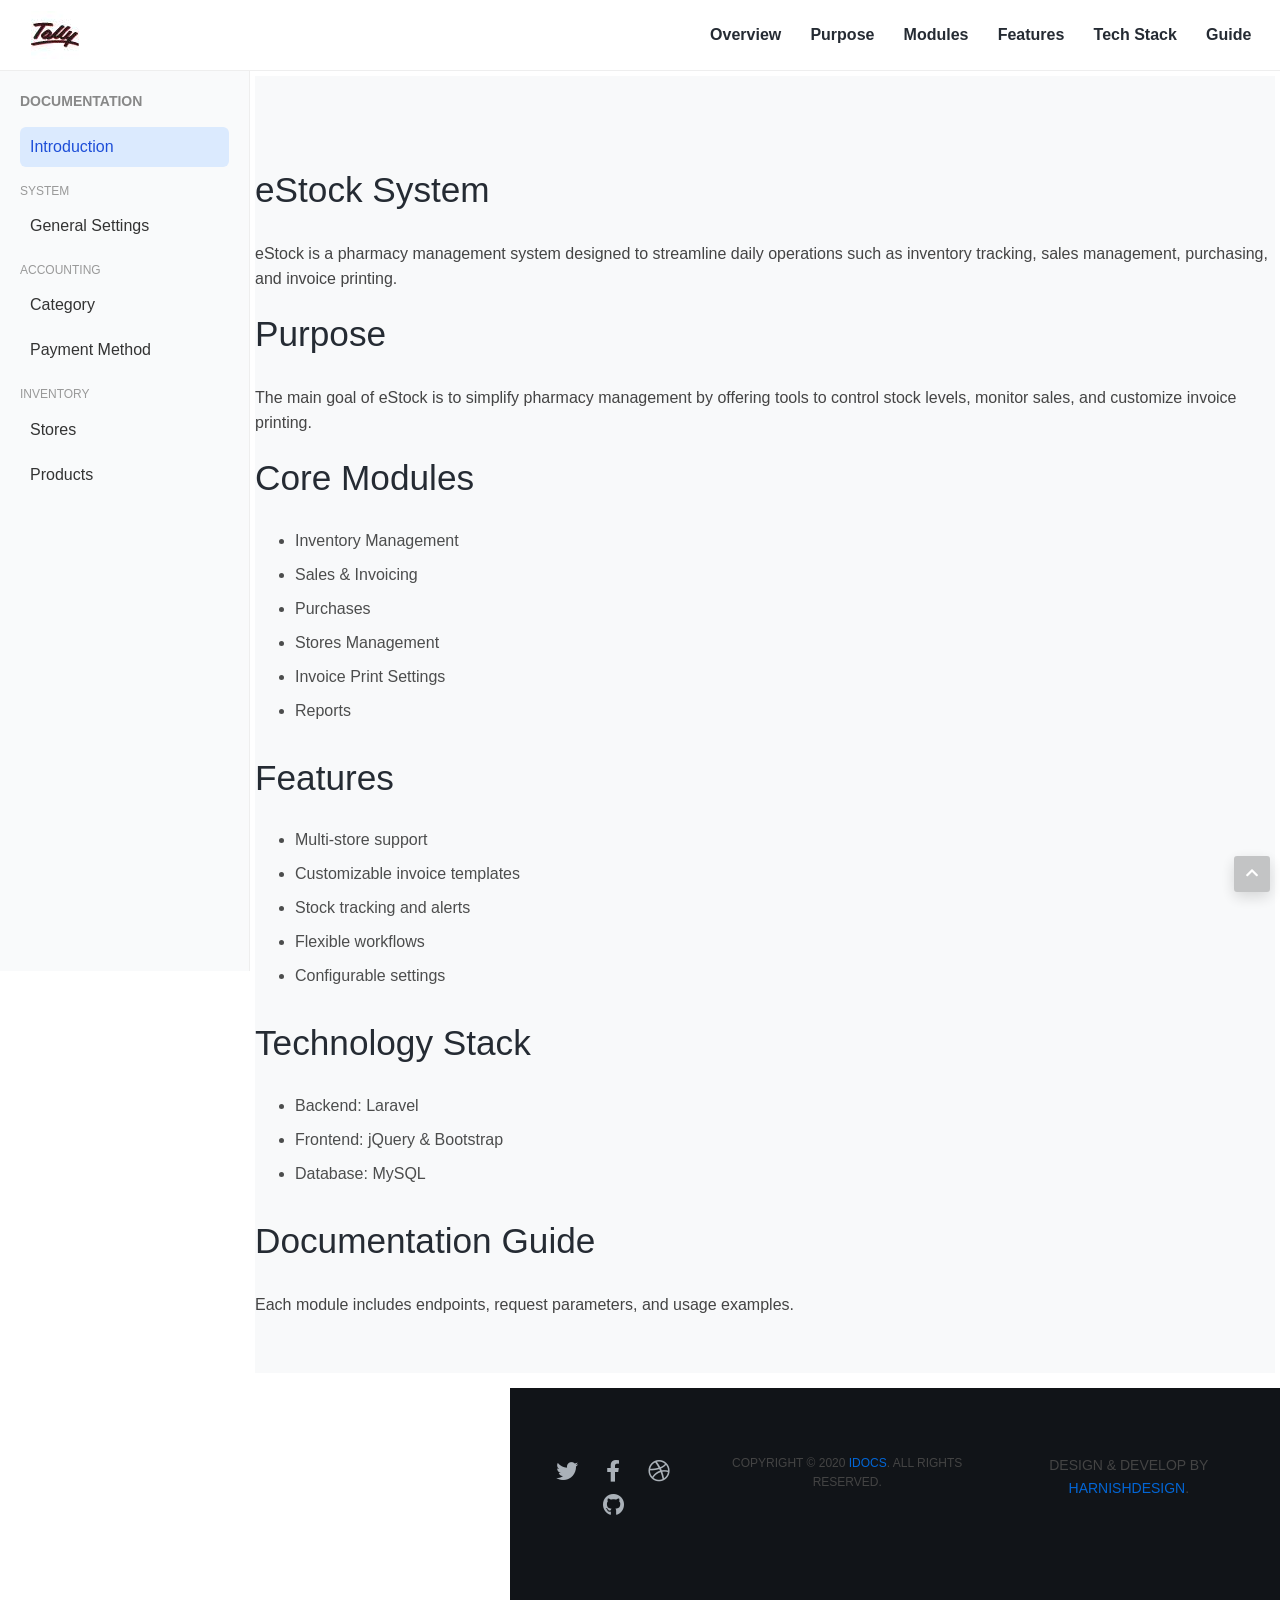
<file: index.html>
<!DOCTYPE html>
<html lang="en">

<head>
  <meta charset="UTF-8" />
  <meta http-equiv="X-UA-Compatible" content="IE=edge">
  <meta name="viewport" content="width=device-width, initial-scale=1, minimum-scale=1.0, shrink-to-fit=no">
  <link href="assets/images/favicon.png" rel="icon" />
  <title>Tally</title>
  <meta name="description" content="Your ThemeForest item Name and description">
  <meta name="author" content="harnishdesign.net">

  <!-- Stylesheet
============================== -->
  <!-- Bootstrap -->
  <link rel="stylesheet" type="text/css" href="assets/vendor/bootstrap/css/bootstrap.min.css" />
  <!-- Font Awesome Icon -->
  <link rel="stylesheet" type="text/css" href="assets/vendor/font-awesome/css/all.min.css" />
  <!-- Magnific Popup -->
  <link rel="stylesheet" type="text/css" href="assets/vendor/magnific-popup/magnific-popup.min.css" />
  <!-- Highlight Syntax -->
  <link rel="stylesheet" type="text/css" href="assets/vendor/highlight.js/styles/github.css" />
  <!-- Custom Stylesheet -->
  <link rel="stylesheet" type="text/css" href="assets/css/stylesheet.css" />
</head>

<body data-spy="scroll" data-target=".idocs-navigation" data-offset="125">

  <!-- Preloader -->
  <div class="preloader">
    <div class="lds-ellipsis">
      <div></div>
      <div></div>
      <div></div>
      <div></div>
    </div>
  </div>
  <!-- Preloader End -->

  <!-- Document Wrapper   
=============================== -->
  <div id="main-wrapper">

    <!-- Header
  ============================ -->
    <header id="header" class="sticky-top">
      <!-- Navbar -->
      <nav class="primary-menu navbar navbar-expand-lg navbar-dropdown-dark">
        <div class="container-fluid">
          <!-- Sidebar Toggler -->
          <button id="sidebarCollapse" class="navbar-toggler d-block d-md-none" type="button"><span></span><span
              class="w-75"></span><span class="w-50"></span></button>

          <!-- Logo -->
          <a class="logo ml-md-3" href="index.html" title="iDocs Template"> <img src="assets/img/favicon-48x48.png"
              alt="iDocs Template" /> </a>
         
          <!-- Logo End -->

          <!-- Navbar Toggler -->
          <button class="navbar-toggler ml-auto" type="button" data-toggle="collapse"
            data-target="#header-nav"><span></span></button>

          <div id="header-nav" class="collapse navbar-collapse justify-content-end">
            <ul class="navbar-nav">
              <li><a class="nav-link" href="#overview">Overview</a></li>
              <li><a class="nav-link" href="#purpose">Purpose</a></li>
              <li><a class="nav-link" href="#modules">Modules</a></li>
              <li><a class="nav-link" href="#features">Features</a></li>
              <li><a class="nav-link" href="#tech">Tech Stack</a></li>
              <li><a class="nav-link" href="#guide">Guide</a></li>
            </ul>
          </div>
         
        </div>
      </nav>
      <!-- Navbar End -->
    </header>
    <!-- Header End -->

    <div style="display: flex;">

        <!-- aside -->
      <aside>
        <div class="sidebar">

    <h2 class="sidebar-title">Documentation</h2>

    <ul class="menu">

        <li><a href="index.html" class="active">Introduction</a></li>

        <p class="section">System</p>

        <li><a href="general_setteings.html">General Settings</a></li>

        <p class="section">Accounting</p>
        <li><a href="Accounting/category.html">Category</a></li>
        <li><a href="./Accounting/payment_method.html">Payment Method</a></li>

        <p class="section">Inventory</p>
        <li><a href="Inventory/stores.html" >Stores</a></li>
        <li><a href="Inventory/products.html">Products</a></li>
        

        

    </ul>

</div>
        
      </aside>
      <!--end Aside-->
    <!-- Content
  ============================ -->
    <div id="content" role="main">

   

      <div class="idocs-content">

        <section id="overview">
          <h2>eStock System</h2>
          <p>
            eStock is a pharmacy management system designed to streamline daily operations such as inventory tracking,
            sales management, purchasing, and invoice printing.
          </p>
        </section>

        <section id="purpose">
          <h2>Purpose</h2>
          <p>
            The main goal of eStock is to simplify pharmacy management by offering tools to control stock levels,
            monitor sales, and customize invoice printing.
          </p>
        </section>

        <section id="modules">
          <h2>Core Modules</h2>
          <ul>
            <li>Inventory Management</li>
            <li>Sales & Invoicing</li>
            <li>Purchases</li>
            <li>Stores Management</li>
            <li>Invoice Print Settings</li>
            <li>Reports</li>
          </ul>
        </section>

        <section id="features">
          <h2>Features</h2>
          <ul>
            <li>Multi-store support</li>
            <li>Customizable invoice templates</li>
            <li>Stock tracking and alerts</li>
            <li>Flexible workflows</li>
            <li>Configurable settings</li>
          </ul>
        </section>

        <section id="tech">
          <h2>Technology Stack</h2>
          <ul>
            <li>Backend: Laravel</li>
            <li>Frontend: jQuery & Bootstrap</li>
            <li>Database: MySQL</li>
          </ul>
        </section>

        <section id="guide">
          <h2>Documentation Guide</h2>
          <p>
            Each module includes endpoints, request parameters, and usage examples.
          </p>
        </section>

      </div>






      <!-- Footer
  ============================ -->
      <footer id="footer" class="section bg-dark footer-text-light">
        <div class="container">
          <ul class="social-icons social-icons-lg social-icons-muted justify-content-center mb-3">
            <li><a data-toggle="tooltip" href="https://twitter.com/harnishdesign/" target="_blank" title=""
                data-original-title="Twitter"><i class="fab fa-twitter"></i></a></li>
            <li><a data-toggle="tooltip" href="http://www.facebook.com/harnishdesign/" target="_blank" title=""
                data-original-title="Facebook"><i class="fab fa-facebook-f"></i></a></li>
            <li><a data-toggle="tooltip" href="http://www.dribbble.com/harnishdesign/" target="_blank" title=""
                data-original-title="Dribbble"><i class="fab fa-dribbble"></i></a></li>
            <li><a data-toggle="tooltip" href="http://www.github.com/" target="_blank" title=""
                data-original-title="GitHub"><i class="fab fa-github"></i></a></li>
          </ul>
          <p class="text-center">Copyright &copy; 2020 <a
              href="http://www.harnishdesign.net/idocs-one-page-documentation-html-template/">iDocs</a>. All Rights
            Reserved.</p>
          <p class="text-2 text-center mb-0">Design &amp; Develop by <a class="btn-link" target="_blank"
              href="http://www.harnishdesign.net/">HarnishDesign</a>.</p>
        </div>
      </footer>
      <!-- Footer end -->

    </div>
   

    <!-- Back To Top -->
    <a id="back-to-top" data-toggle="tooltip" title="Back to Top" href="javascript:void(0)"><i
        class="fa fa-chevron-up"></i></a>

    <!-- JavaScript
============================ -->
    <script src="assets/vendor/jquery/jquery.min.js"></script>
    <script src="assets/vendor/bootstrap/js/bootstrap.bundle.min.js"></script>
    <!-- Highlight JS -->
    <script src="assets/vendor/highlight.js/highlight.min.js"></script>
    <!-- Easing -->
    <script src="assets/vendor/jquery.easing/jquery.easing.min.js"></script>
    <!-- Magnific Popup -->
    <script src="assets/vendor/magnific-popup/jquery.magnific-popup.min.js"></script>
    <!-- Custom Script -->
    <script src="assets/js/theme.js"></script>
</body>

</html>
</file>
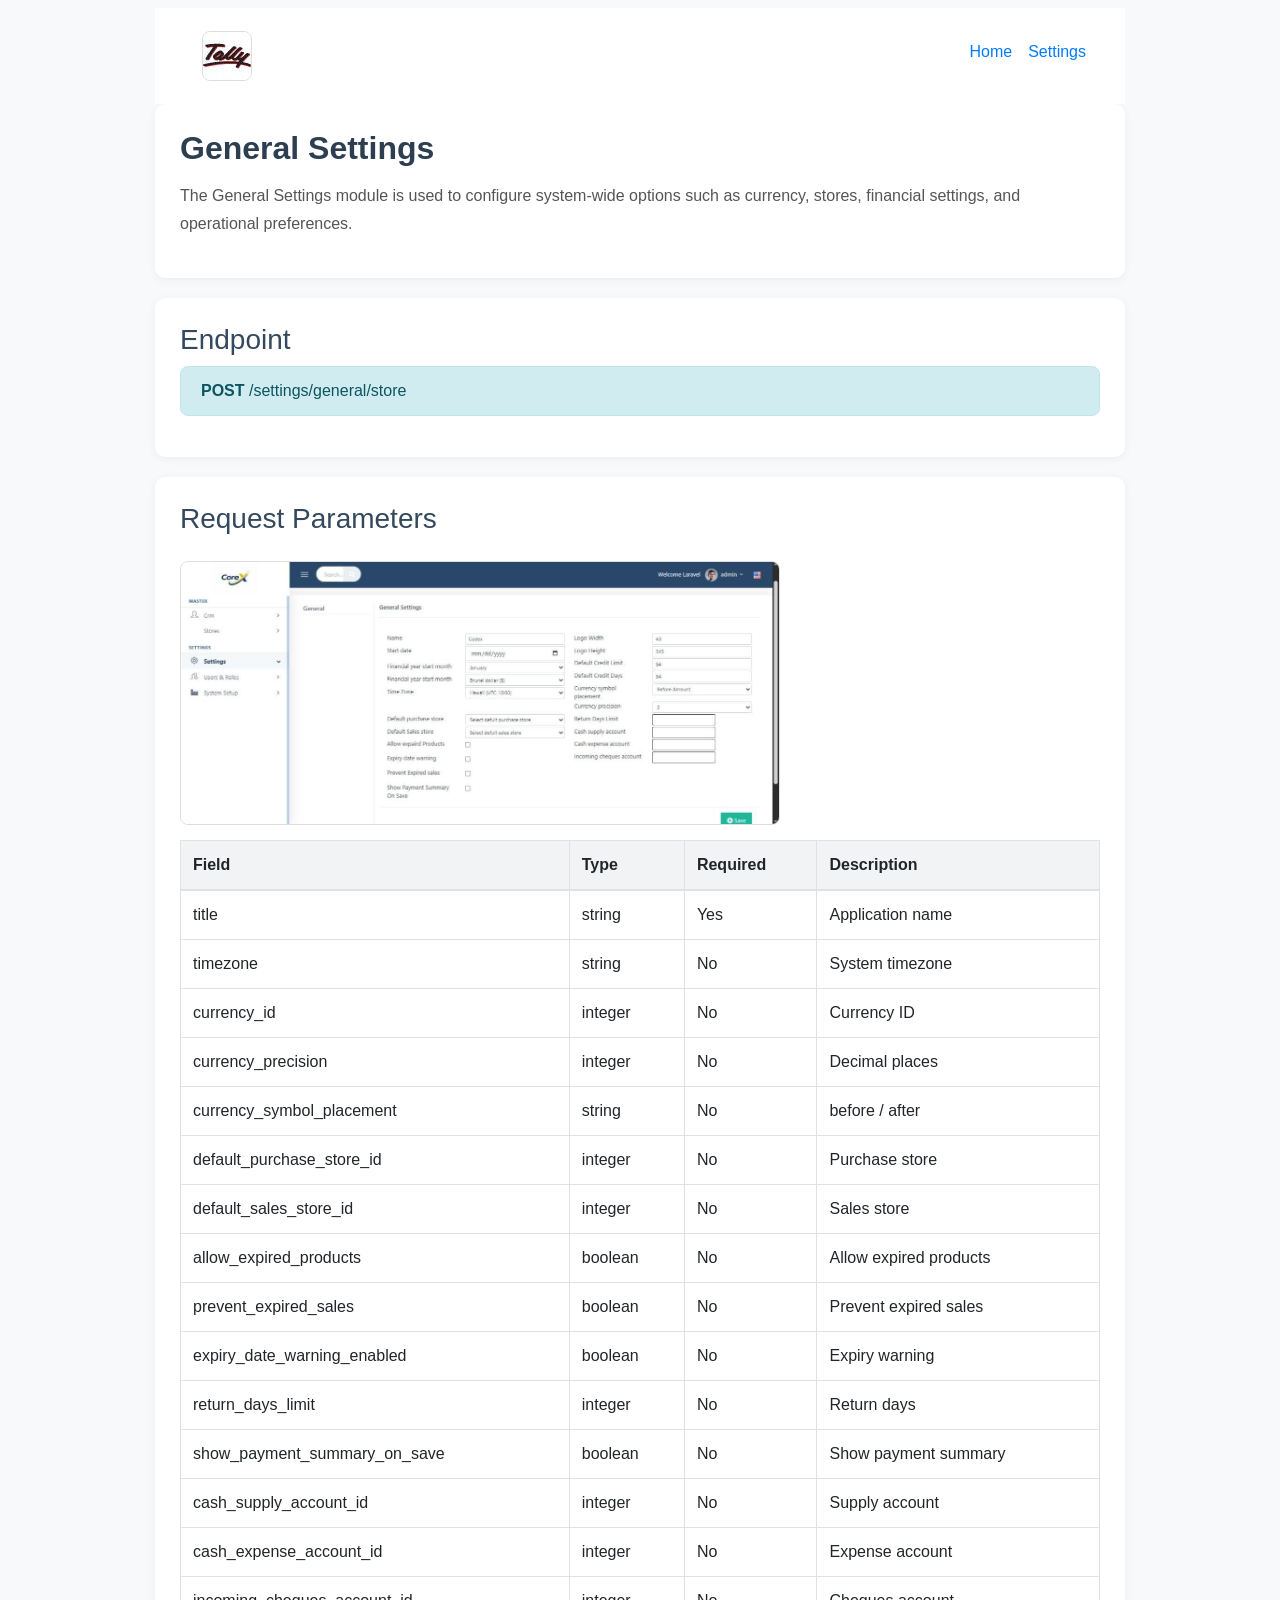
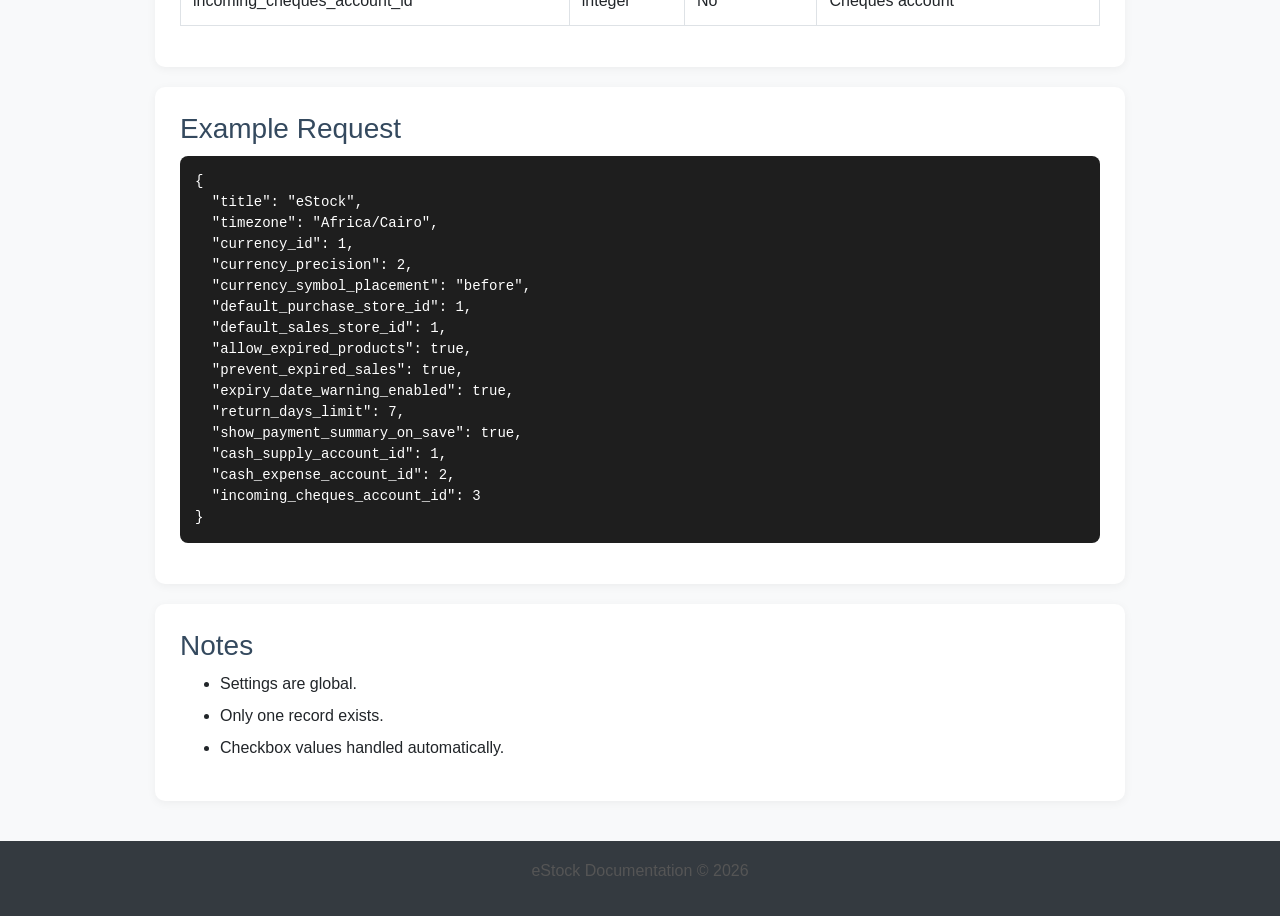
<file: general_setteings.html>
<!DOCTYPE html>
<html lang="en">

<head>
  <meta charset="UTF-8">
  <title>eStock - General Settings Docs</title>

  <!-- Bootstrap -->
  <link rel="stylesheet" href="assets/vendor/bootstrap/css/bootstrap.min.css">

  <!-- Font Awesome -->
  <link rel="stylesheet" href="assets/vendor/font-awesome/css/all.min.css">

  <style>
    body {
      background-color: #f8f9fa;
      font-family: "Segoe UI", Tahoma, sans-serif;
    }

    .container {
      max-width: 1000px;
    }

    section {
      background: #fff;
      padding: 25px;
      margin-bottom: 20px;
      border-radius: 10px;
      box-shadow: 0 2px 10px rgba(0, 0, 0, 0.05);
    }

    h2 {
      color: #2c3e50;
      margin-bottom: 15px;
      font-weight: 600;
    }

    h3 {
      color: #34495e;
      margin-bottom: 10px;
    }

    p {
      color: #555;
      line-height: 1.7;
    }

    ul li {
      margin-bottom: 8px;
    }

    .table th {
      background-color: #f1f3f5;
    }

    pre {
      background: #1e1e1e;
      color: #fff;
      padding: 15px;
      border-radius: 8px;
      overflow-x: auto;
    }

    img {
      width: 100%;
      max-width: 600px;
      margin: 15px 0;
      border-radius: 8px;
      border: 1px solid #ddd;
    }

    .alert {
      border-radius: 8px;
      font-weight: 500;
    }

    footer {
      margin-top: 40px;
    }
  </style>
</head>

<body>
   
<div class="container my-2">
     <header id="header" class="sticky-top bg-white">
      <!-- Navbar -->
      <nav class="primary-menu navbar navbar-expand-lg navbar-dropdown-dark">
        <div class="container-fluid">
          <!-- Sidebar Toggler -->
          <button id="sidebarCollapse" class="navbar-toggler d-block d-md-none" type="button"><span></span><span
              class="w-75"></span><span class="w-50"></span></button>

          <!-- Logo -->
          <a class="logo ml-md-3" href="index.html" title="iDocs Template"> <img src="assets/img/favicon-48x48.png"
              alt="iDocs Template" /> </a>
          
          <!-- Logo End -->

          <!-- Navbar Toggler -->
          <button class="navbar-toggler ml-auto" type="button" data-toggle="collapse"
            data-target="#header-nav"><span></span><span></span><span></span></button>

          <div id="header-nav" class="collapse navbar-collapse justify-content-end">
            <ul class="navbar-nav">
              <li><a class="nav-link" href="index.html">Home</a></li>
              <li><a class="nav-link" href="general_setteings.html">Settings</a></li>
            </ul>
          </div>
          <!-- <ul class="social-icons social-icons-sm ml-lg-2 mr-2">
            <li class="social-icons-twitter"><a data-toggle="tooltip" href="http://www.twitter.com/harnishdesign/"
                target="_blank" title="" data-original-title="Twitter"><i class="fab fa-twitter"></i></a></li>
            <li class="social-icons-facebook"><a data-toggle="tooltip" href="http://www.facebook.com/harnishdesign/"
                target="_blank" title="" data-original-title="Facebook"><i class="fab fa-facebook-f"></i></a></li>
            <li class="social-icons-dribbble"><a data-toggle="tooltip" href="http://www.dribbble.com/harnishdesign/"
                target="_blank" title="" data-original-title="Dribbble"><i class="fab fa-dribbble"></i></a></li>
          </ul> -->
        </div>
      </nav>
      <!-- Navbar End -->
    </header>


  <!-- Title -->
  <section>
    <h2>General Settings</h2>
    <p>
      The General Settings module is used to configure system-wide options such as currency, stores,
      financial settings, and operational preferences.
    </p>
  </section>

  <!-- Endpoint -->
  <section>
    <h3>Endpoint</h3>
    <div class="alert alert-info">
      <strong>POST</strong> /settings/general/store
    </div>
  </section>

  <!-- Request -->
  <section>
    <h3>Request Parameters</h3>

    <img src="assets/img/photo_2026-04-30_14-36-50.jpg" alt="form">

    <div class="table-responsive">
      <table class="table table-bordered">
        <thead>
          <tr>
            <th>Field</th>
            <th>Type</th>
            <th>Required</th>
            <th>Description</th>
          </tr>
        </thead>
        <tbody>
          <tr><td>title</td><td>string</td><td>Yes</td><td>Application name</td></tr>
          <tr><td>timezone</td><td>string</td><td>No</td><td>System timezone</td></tr>
          <tr><td>currency_id</td><td>integer</td><td>No</td><td>Currency ID</td></tr>
          <tr><td>currency_precision</td><td>integer</td><td>No</td><td>Decimal places</td></tr>
          <tr><td>currency_symbol_placement</td><td>string</td><td>No</td><td>before / after</td></tr>
          <tr><td>default_purchase_store_id</td><td>integer</td><td>No</td><td>Purchase store</td></tr>
          <tr><td>default_sales_store_id</td><td>integer</td><td>No</td><td>Sales store</td></tr>
          <tr><td>allow_expired_products</td><td>boolean</td><td>No</td><td>Allow expired products</td></tr>
          <tr><td>prevent_expired_sales</td><td>boolean</td><td>No</td><td>Prevent expired sales</td></tr>
          <tr><td>expiry_date_warning_enabled</td><td>boolean</td><td>No</td><td>Expiry warning</td></tr>
          <tr><td>return_days_limit</td><td>integer</td><td>No</td><td>Return days</td></tr>
          <tr><td>show_payment_summary_on_save</td><td>boolean</td><td>No</td><td>Show payment summary</td></tr>
          <tr><td>cash_supply_account_id</td><td>integer</td><td>No</td><td>Supply account</td></tr>
          <tr><td>cash_expense_account_id</td><td>integer</td><td>No</td><td>Expense account</td></tr>
          <tr><td>incoming_cheques_account_id</td><td>integer</td><td>No</td><td>Cheques account</td></tr>
        </tbody>
      </table>
    </div>
  </section>

  <!-- Example -->
  <section>
    <h3>Example Request</h3>
<pre><code>{
  "title": "eStock",
  "timezone": "Africa/Cairo",
  "currency_id": 1,
  "currency_precision": 2,
  "currency_symbol_placement": "before",
  "default_purchase_store_id": 1,
  "default_sales_store_id": 1,
  "allow_expired_products": true,
  "prevent_expired_sales": true,
  "expiry_date_warning_enabled": true,
  "return_days_limit": 7,
  "show_payment_summary_on_save": true,
  "cash_supply_account_id": 1,
  "cash_expense_account_id": 2,
  "incoming_cheques_account_id": 3
}</code></pre>
  </section>

  <!-- Notes -->
  <section>
    <h3>Notes</h3>
    <ul>
      <li>Settings are global.</li>
      <li>Only one record exists.</li>
      <li>Checkbox values handled automatically.</li>
    </ul>
  </section>

</div>

<!-- Footer -->
<footer class="bg-dark text-light text-center py-3">
  <p>eStock Documentation © 2026</p>
</footer>

<script src="assets/vendor/jquery/jquery.min.js"></script>
<script src="assets/vendor/bootstrap/js/bootstrap.bundle.min.js"></script>

</body>
</html>
</file>
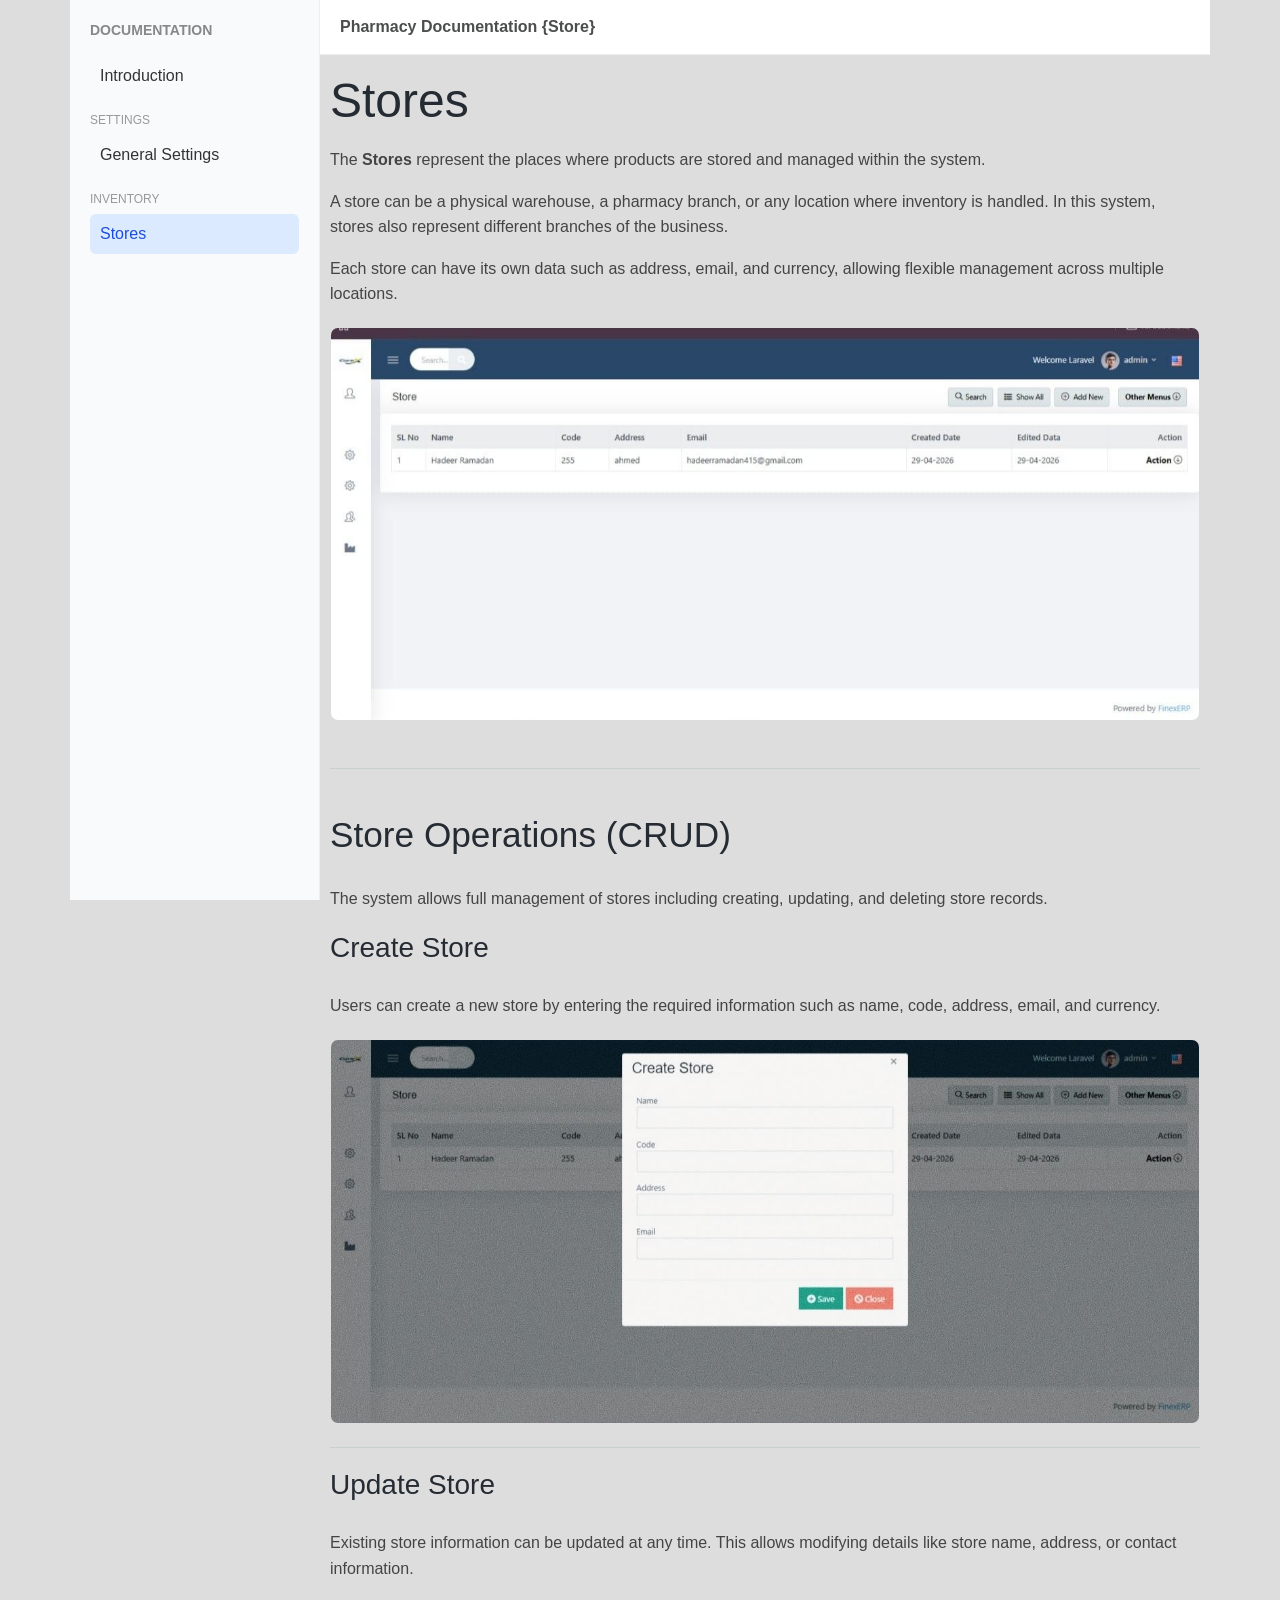
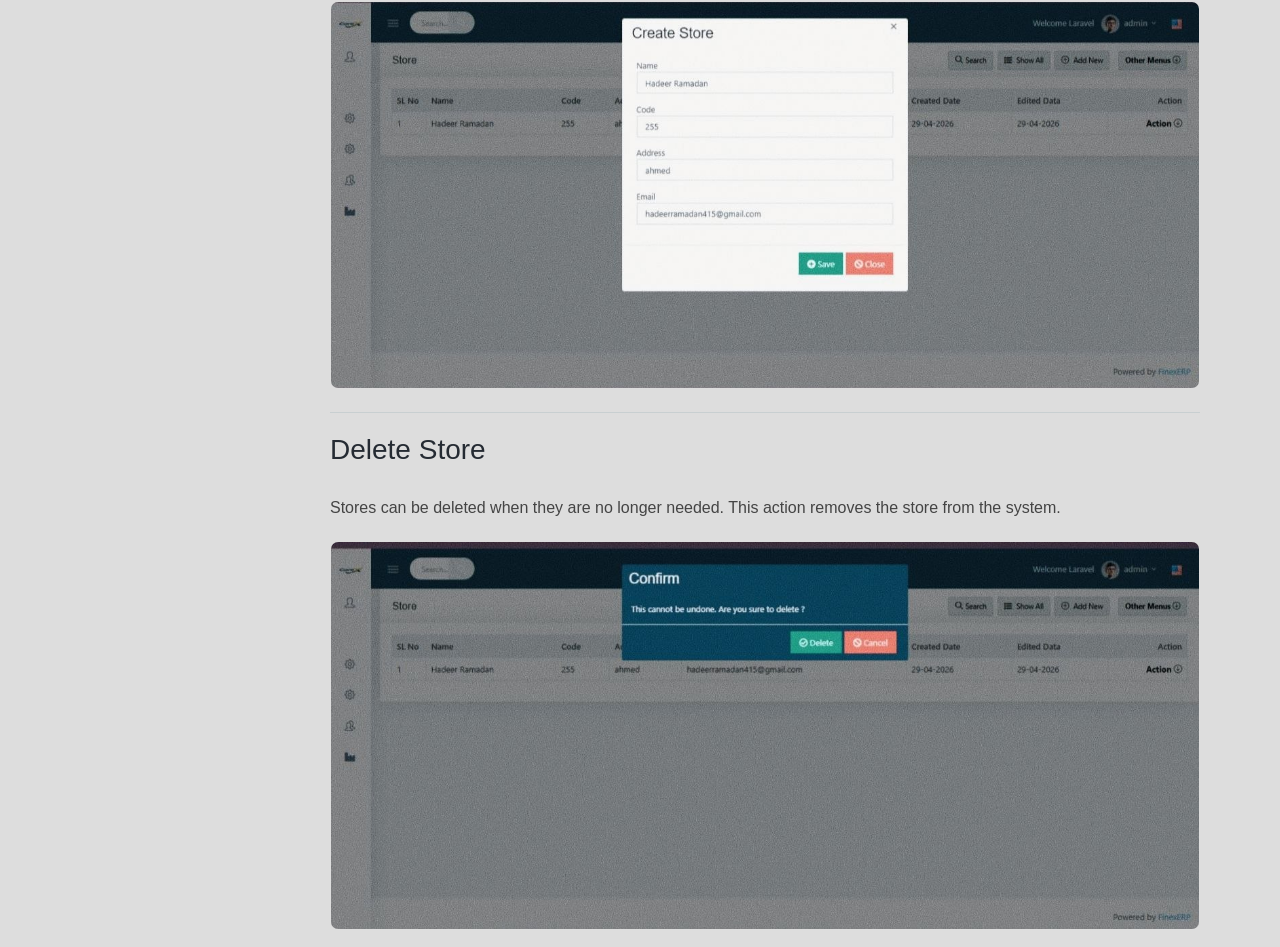
<file: stores.html>
<!DOCTYPE html>
<html lang="en">

<head>
    <meta charset="UTF-8" />
    <meta http-equiv="X-UA-Compatible" content="IE=edge">
    <meta name="viewport" content="width=device-width, initial-scale=1, minimum-scale=1.0, shrink-to-fit=no">
    <link href="assets/images/favicon.png" rel="icon" />
    <title>Tally</title>
    <meta name="description" content="Your ThemeForest item Name and description">
    <meta name="author" content="harnishdesign.net">

    <!-- Stylesheet
============================== -->
    <!-- Bootstrap -->
    <link rel="stylesheet" type="text/css" href="assets/vendor/bootstrap/css/bootstrap.min.css" />
    <!-- Font Awesome Icon -->
    <link rel="stylesheet" type="text/css" href="assets/vendor/font-awesome/css/all.min.css" />
    <!-- Magnific Popup -->
    <link rel="stylesheet" type="text/css" href="assets/vendor/magnific-popup/magnific-popup.min.css" />
    <!-- Highlight Syntax -->
    <link rel="stylesheet" type="text/css" href="assets/vendor/highlight.js/styles/github.css" />
    <!-- Custom Stylesheet -->
    <link rel="stylesheet" type="text/css" href="assets/css/stylesheet.css" />
</head>

<body>

    <div class="container">
        

        <!-- Sidebar -->
        <aside class="sidebar">
            <h2 class="sidebar-title">Documentation</h2>

            <ul class="menu">
                <li><a href="index.html">Introduction</a></li>
                <p class="section">Settings</p>
                  <li><a href="general_setteings.html">General Settings</a></li>

                  
                <p class="section">Inventory</p>
                <li><a href="stores.html" class="active">Stores</a></li>
                

                
            </ul>
        </aside>
         <!-- Navbar -->
           


        <!-- Main -->
        <div class="main">

            <div class="navbar">
                Pharmacy Documentation {Store}
            </div>
            <!-- Content -->
            <div class="content">

                <h1>Stores</h1>

                <p>
                    The <strong>Stores</strong> represent the places where products are stored
                    and managed within the system.
                </p>

                <p>
                    A store can be a physical warehouse, a pharmacy branch, or any location
                    where inventory is handled. In this system, stores also represent
                    different branches of the business.
                </p>

                <p>
                    Each store can have its own data such as address, email, and currency,
                    allowing flexible management across multiple locations.
                </p>

                <!-- Image -->
                <div class="image-box">
                    <img src="./assets/img/stores.jpg" alt="Stores Example">
                </div>
                <hr style="margin:40px 0;">

                <h2>Store Operations (CRUD)</h2>

                <p>
                    The system allows full management of stores including creating, updating,
                    and deleting store records.
                </p>

                <!-- CREATE -->
                <h3>Create Store</h3>

                <p>
                    Users can create a new store by entering the required information such as
                    name, code, address, email, and currency.
                </p>

                <div class="image-box">
                    <img src="assets/img/create_store.jpg" alt="Create Store">
                </div>

                <hr>
                <!-- UPDATE -->
                <h3>Update Store</h3>

                <p>
                    Existing store information can be updated at any time. This allows modifying
                    details like store name, address, or contact information.
                </p>

                <div class="image-box">
                    <img src="assets/img/update_store.jpg" alt="Update Store">
                </div>

                <hr>
                <!-- DELETE -->
                <h3>Delete Store</h3>

                <p>
                    Stores can be deleted when they are no longer needed. This action removes
                    the store from the system.
                </p>

                <div class="image-box">
                    <img src="assets/img/delete_store.jpg" alt="Delete Store">
                </div>


            </div>
        </div>

    </div>

</body>

</html>
</file>
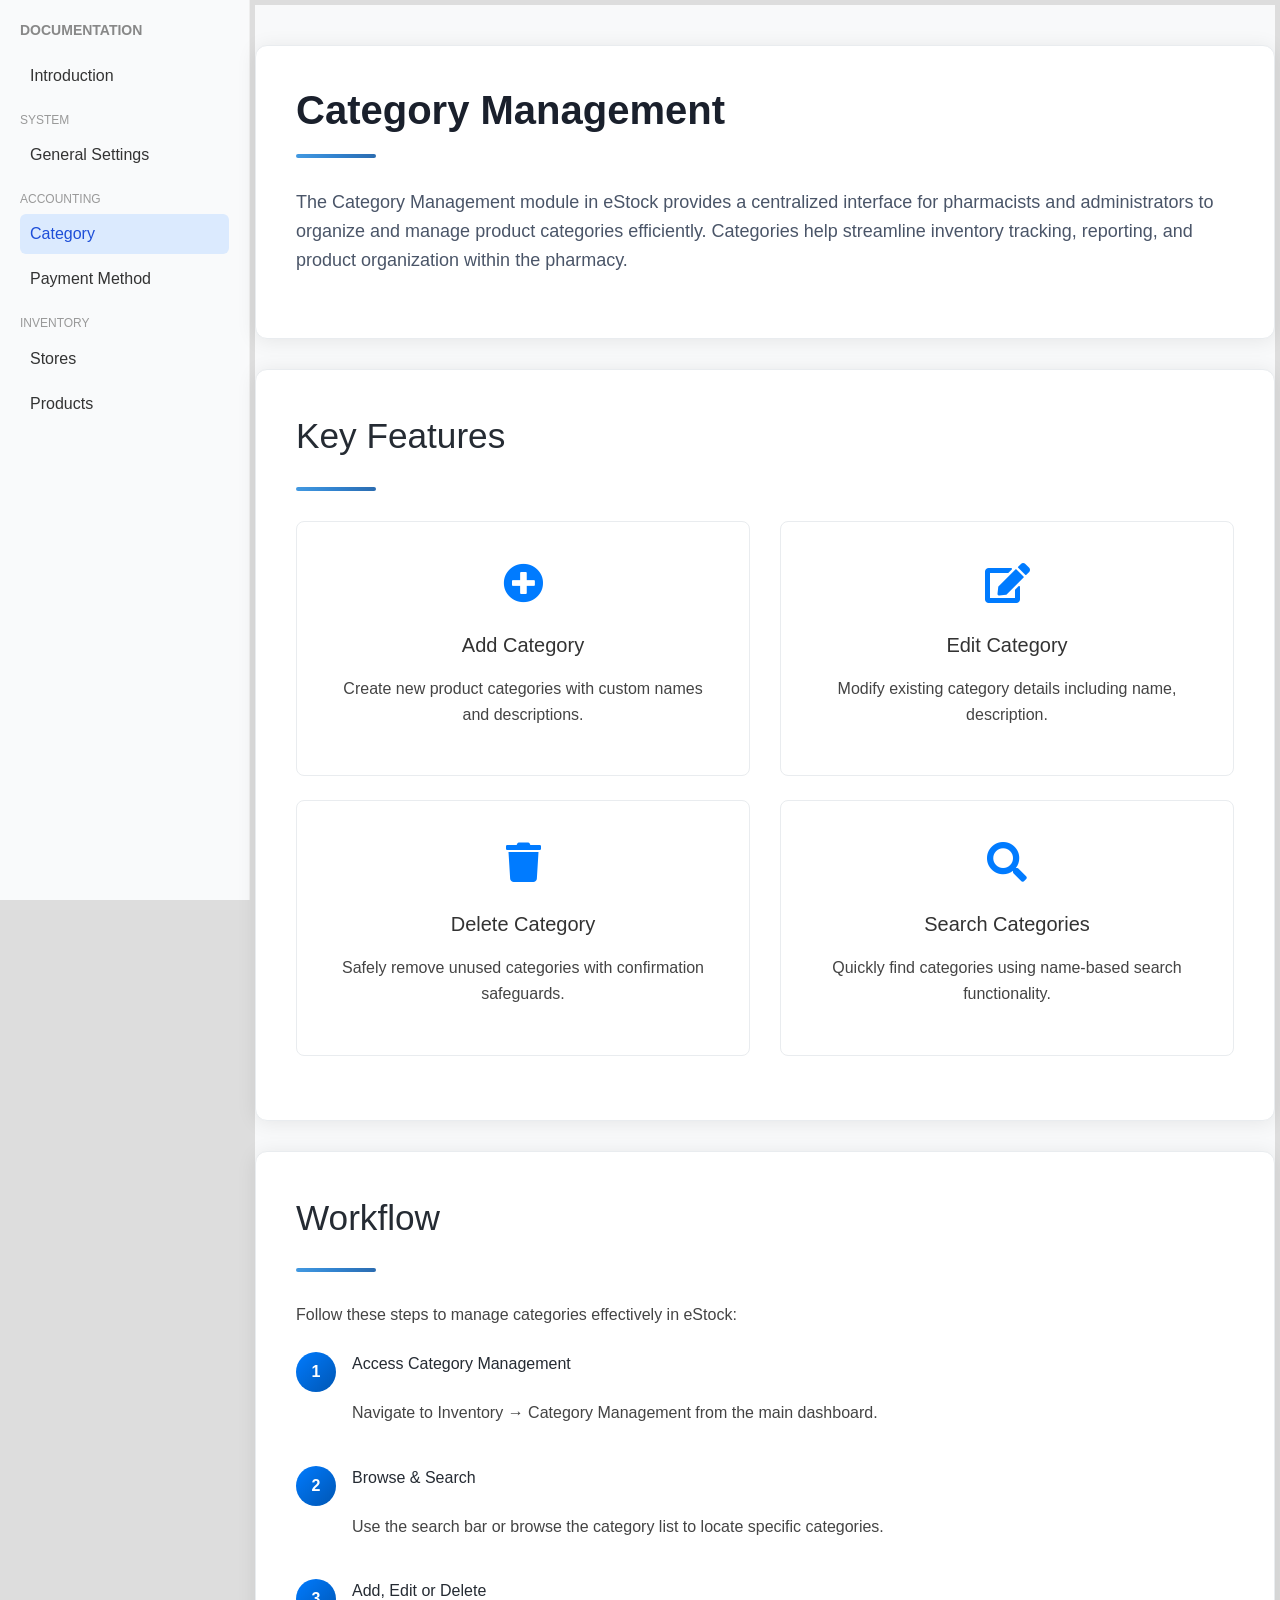
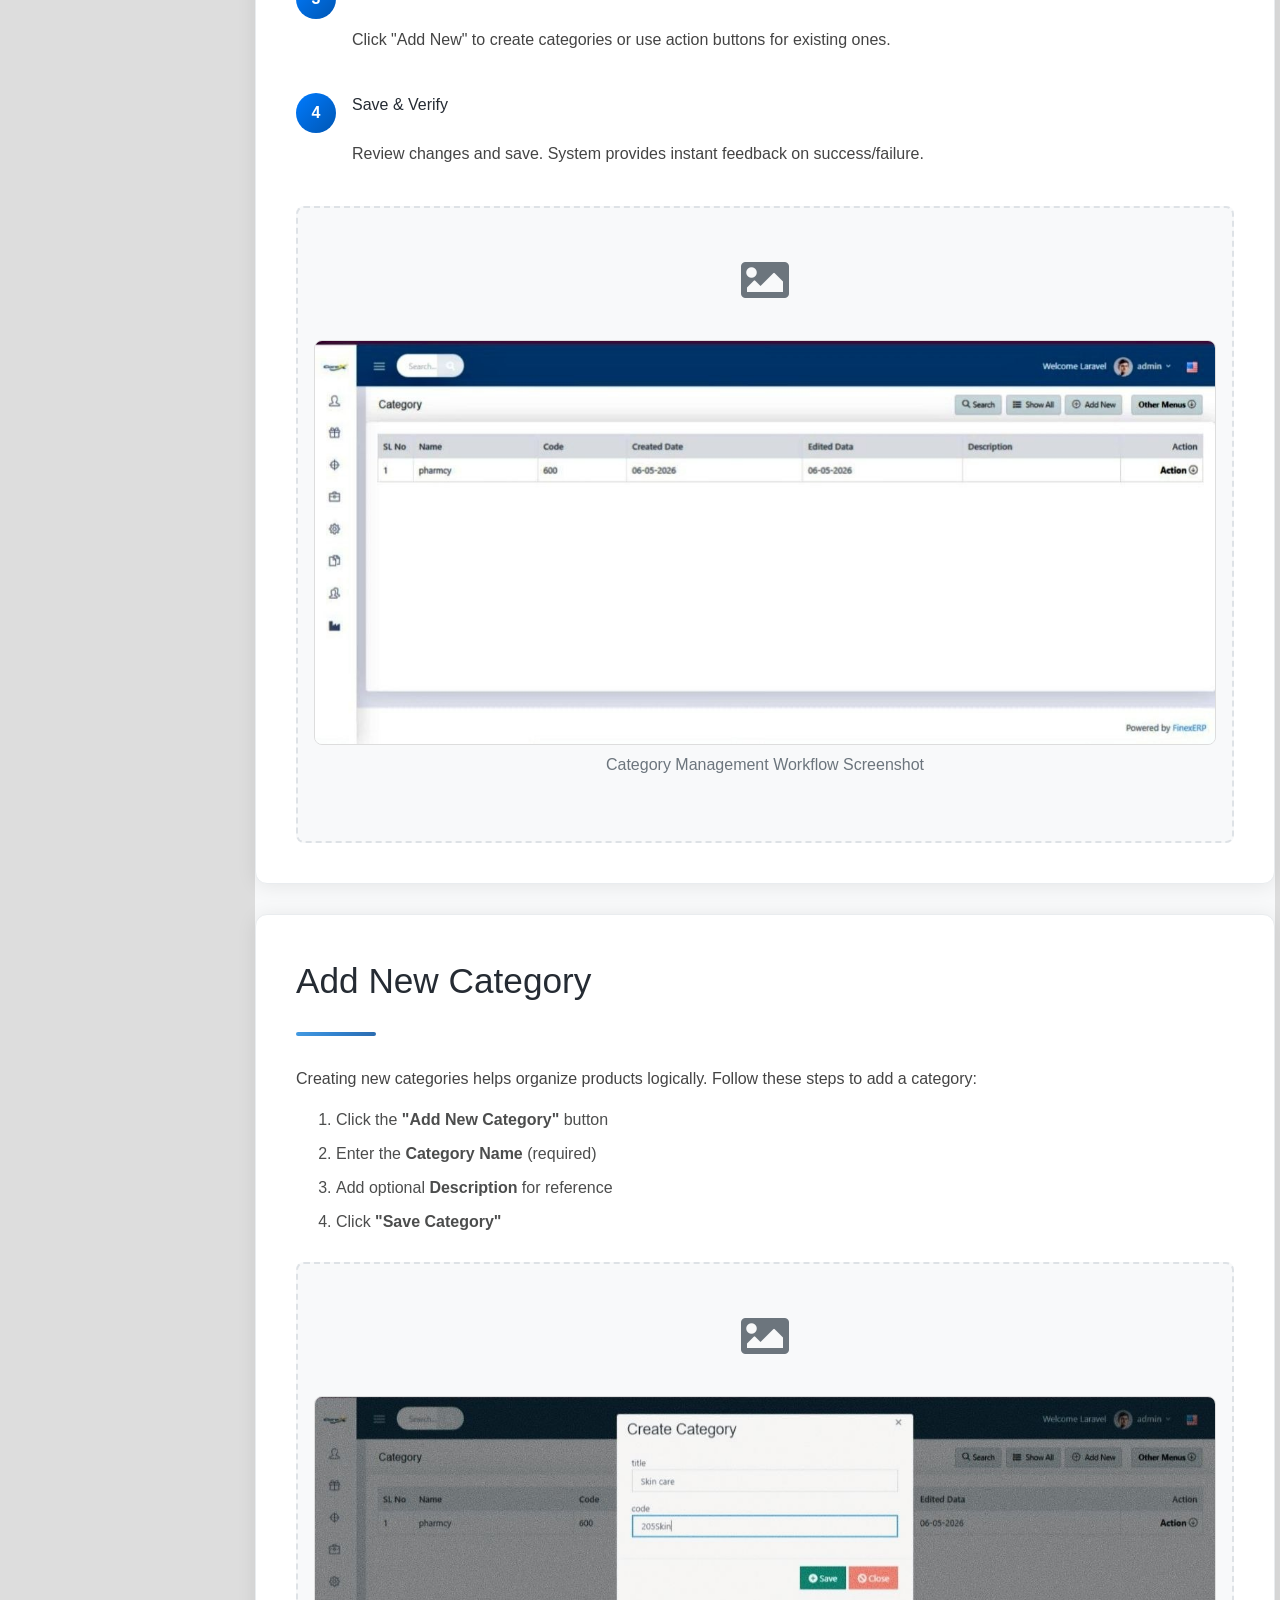
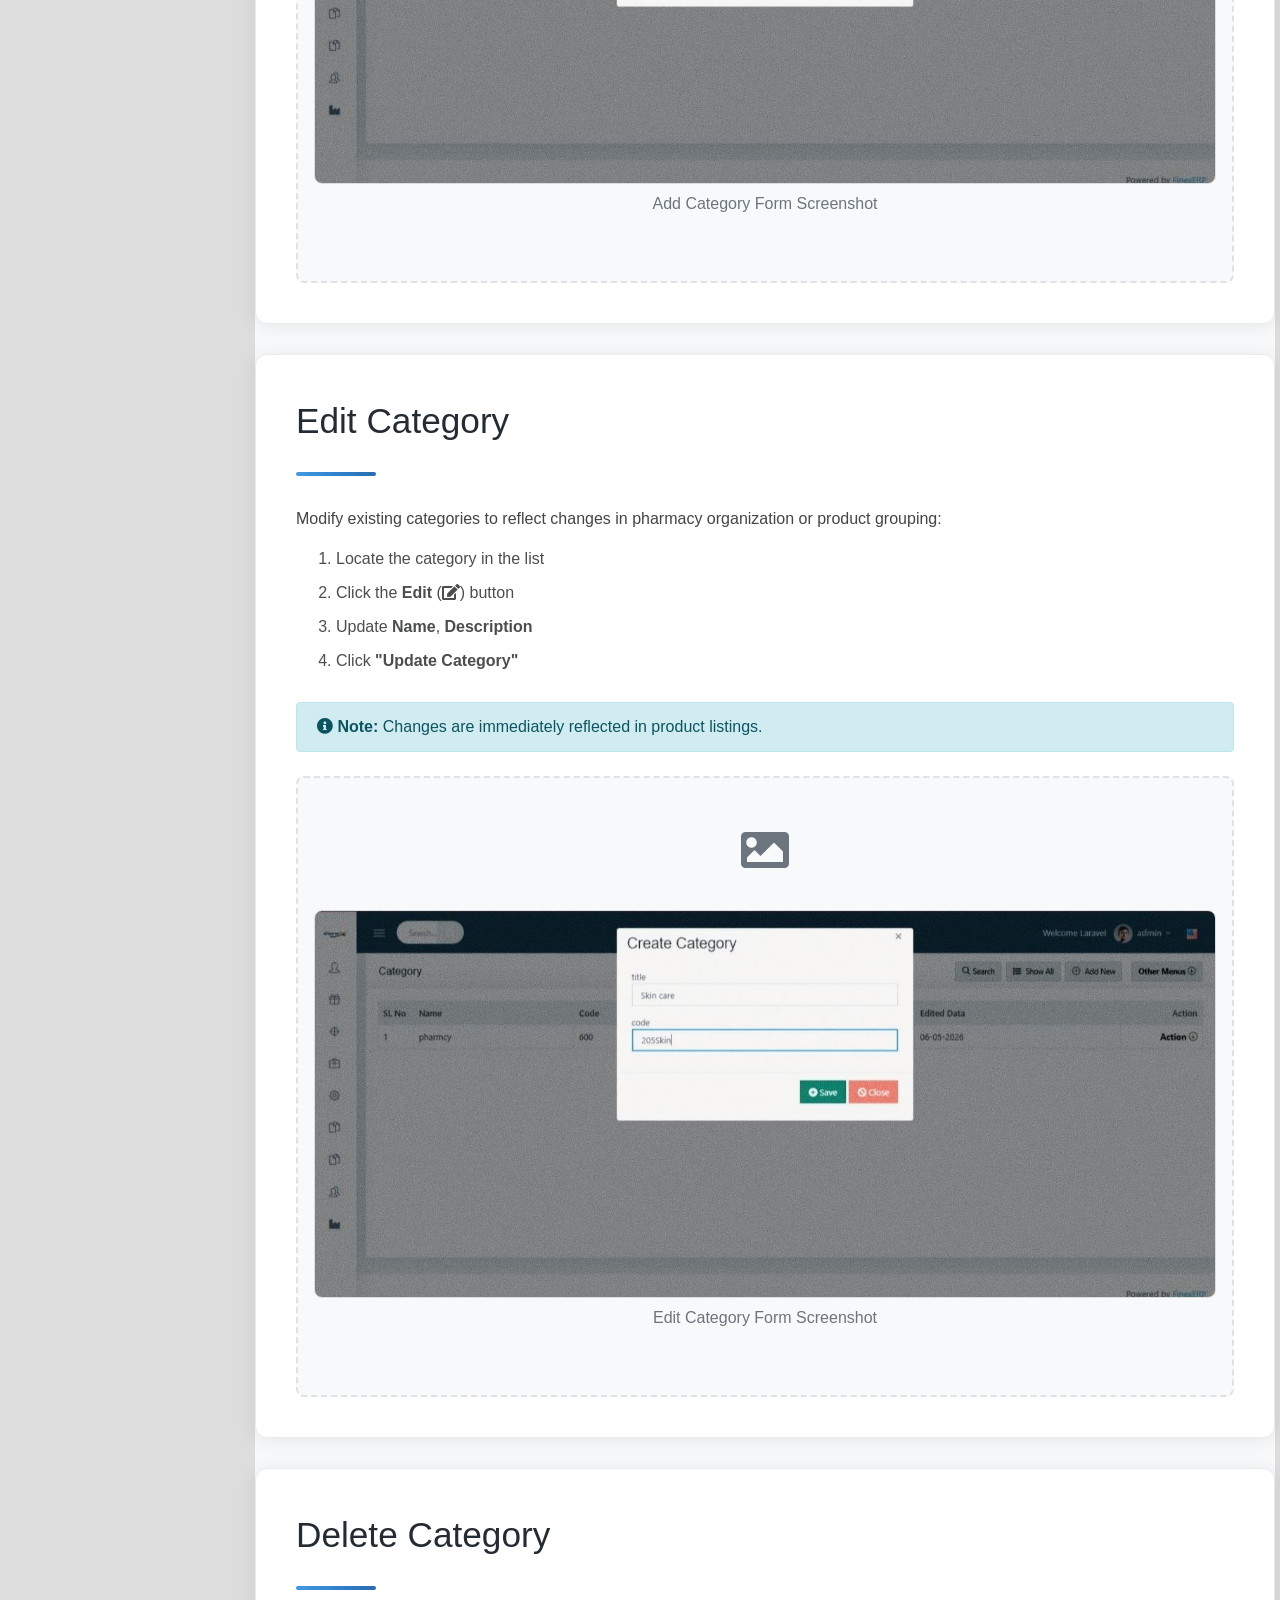
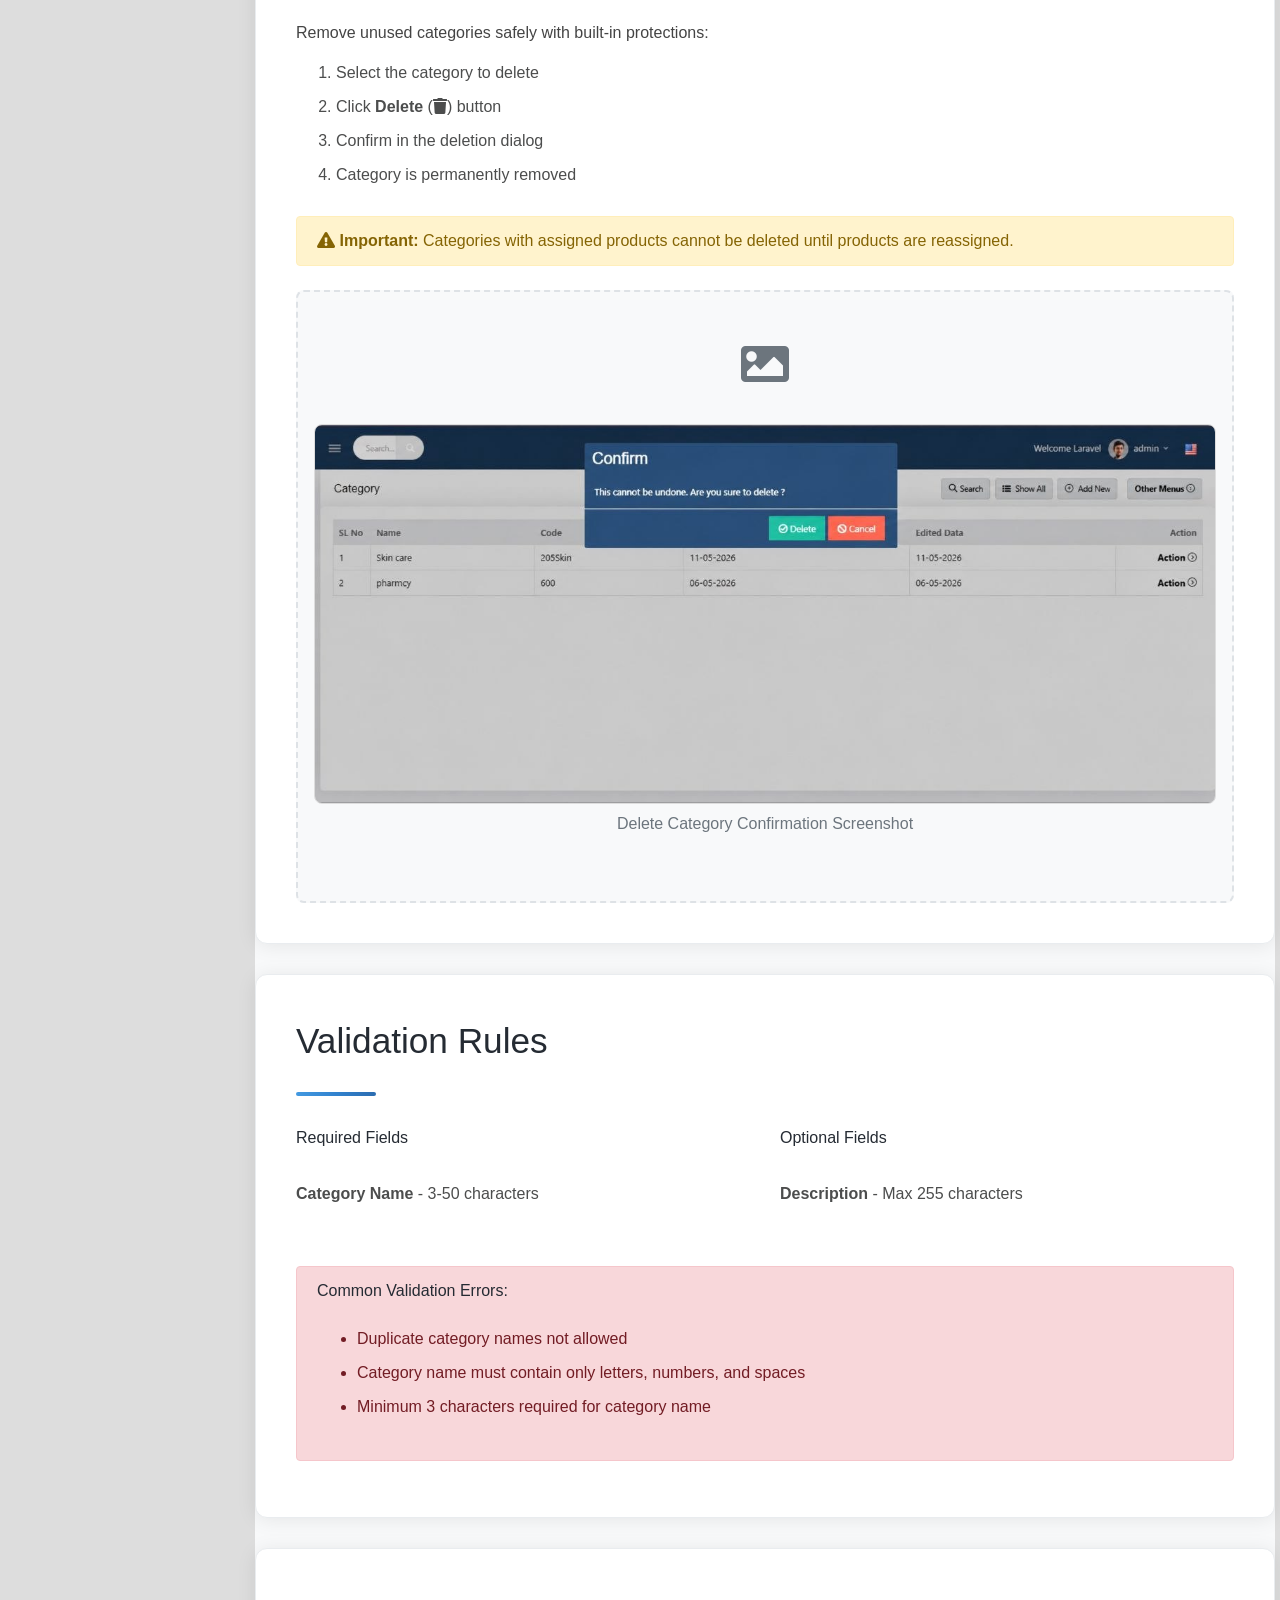
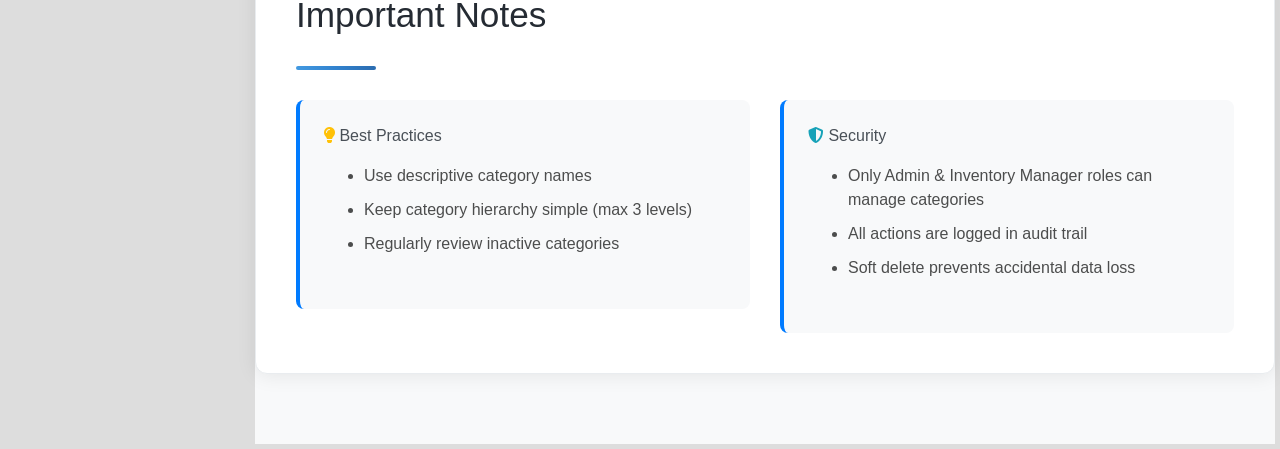
<file: Accounting/category.html>
<!DOCTYPE html>
<html lang="en">

<head>
    <meta charset="UTF-8" />
    <meta http-equiv="X-UA-Compatible" content="IE=edge">
    <meta name="viewport" content="width=device-width, initial-scale=1, minimum-scale=1.0, shrink-to-fit=no">
    <link href="assets/images/favicon.png" rel="icon" />
    <title>Tally</title>
    <meta name="description" content="Your ThemeForest item Name and description">
    <meta name="author" content="harnishdesign.net">

    <!-- Stylesheet
============================== -->
    <!-- Bootstrap -->
    <link rel="stylesheet" type="text/css" href="../assets/vendor/bootstrap/css/bootstrap.min.css" />
    <!-- Font Awesome Icon -->
    <link rel="stylesheet" type="text/css" href="../assets/vendor/font-awesome/css/all.min.css" />
    <!-- Magnific Popup -->
    <link rel="stylesheet" type="text/css" href="../assets/vendor/magnific-popup/magnific-popup.min.css" />
    <!-- Highlight Syntax -->
    <link rel="stylesheet" type="text/css" href="../assets/vendor/highlight.js/styles/github.css" />
    <!-- Custom Stylesheet -->
    <link rel="stylesheet" type="text/css" href="../assets/css/stylesheet.css" />
</head>

<body>
    <div id="main_warper">
        <div style="display: flex;">
            <!-- aside -->
            <aside>
                <div class="sidebar">

                    <h2 class="sidebar-title">Documentation</h2>

                    <ul class="menu">

                        <li><a href="../index.html">Introduction</a></li>

                        <p class="section">System</p>

                        <li><a href="general_setteings.html">General Settings</a></li>

                        <p class="section">Accounting</p>
                        <li><a href="Accounting/category.html" class="active">Category</a></li>
                        <li><a href="payment_method.html">Payment Method</a></li>

                        <p class="section">Inventory</p>
                        <li><a href="stores.html" >Stores</a></li>
                        <li><a href="products.html">Products</a></li>




                    </ul>

                </div>

            </aside>
            <!--end Aside-->
            <!-- main-->
            <div class="idocs-content">
                <!-- Page Overview -->
                <div class="idocs-section">
                    <div class="row">
                        <div class="col-lg-12">
                            <h1 class="idocs-title">Category Management</h1>
                            <div class="idocs-divider"></div>
                            <p class="lead mb-4">
                                The Category Management module in eStock provides a centralized interface for
                                pharmacists and administrators to organize and manage product categories efficiently.
                                Categories help streamline inventory tracking, reporting, and product organization
                                within the pharmacy.
                            </p>
                        </div>
                    </div>
                </div>

                <!-- Features -->
                <div class="idocs-section">
                    <div class="row">
                        <div class="col-lg-12">
                            <h2>Key Features</h2>
                            <div class="idocs-divider"></div>
                        </div>
                    </div>
                    <div class="row">
                        <div class="col-lg-6 col-md-6 mb-4">
                            <div class="feature-card">
                                <div class="feature-icon">
                                    <i class="fas fa-plus-circle"></i>
                                </div>
                                <h5>Add Category</h5>
                                <p>Create new product categories with custom names and descriptions.</p>
                            </div>
                        </div>
                        <div class="col-lg-6 col-md-6 mb-4">
                            <div class="feature-card">
                                <div class="feature-icon">
                                    <i class="fas fa-edit"></i>
                                </div>
                                <h5>Edit Category</h5>
                                <p>Modify existing category details including name, description.</p>
                            </div>
                        </div>
                        <div class="col-lg-6 col-md-6 mb-4">
                            <div class="feature-card">
                                <div class="feature-icon">
                                    <i class="fas fa-trash"></i>
                                </div>
                                <h5>Delete Category</h5>
                                <p>Safely remove unused categories with confirmation safeguards.</p>
                            </div>
                        </div>
                        <div class="col-lg-6 col-md-6 mb-4">
                            <div class="feature-card">
                                <div class="feature-icon">
                                    <i class="fas fa-search"></i>
                                </div>
                                <h5>Search Categories</h5>
                                <p>Quickly find categories using name-based search functionality.</p>
                            </div>
                        </div>

                    </div>
                </div>

                <!-- Workflow -->
                <div class="idocs-section">
                    <div class="row">
                        <div class="col-lg-12">
                            <h2>Workflow</h2>
                            <div class="idocs-divider"></div>
                            <p class="mb-4">
                                Follow these steps to manage categories effectively in eStock:
                            </p>
                            <div class="workflow-steps">
                                <div class="step-item">
                                    <div class="step-number">1</div>
                                    <div class="step-content">
                                        <h6>Access Category Management</h6>
                                        <p>Navigate to Inventory → Category Management from the main dashboard.</p>
                                    </div>
                                </div>
                                <div class="step-item">
                                    <div class="step-number">2</div>
                                    <div class="step-content">
                                        <h6>Browse & Search</h6>
                                        <p>Use the search bar or browse the category list to locate specific categories.
                                        </p>
                                    </div>
                                </div>
                                <div class="step-item">
                                    <div class="step-number">3</div>
                                    <div class="step-content">
                                        <h6>Add, Edit or Delete</h6>
                                        <p>Click "Add New" to create categories or use action buttons for existing ones.
                                        </p>
                                    </div>
                                </div>
                                <div class="step-item">
                                    <div class="step-number">4</div>
                                    <div class="step-content">
                                        <h6>Save & Verify</h6>
                                        <p>Review changes and save. System provides instant feedback on success/failure.
                                        </p>
                                    </div>
                                </div>
                            </div>
                            <!-- Add Screenshot Here -->
                            <div class="text-center mt-4">
                                <div class="screenshot-placeholder">
                                    <i class="fas fa-image fa-3x text-muted mb-3"></i>
                                    <div class="image-box">
                                        <img src="../assets/img/categorytable.jpg" alt="">
                                    </div>
                                    <p class="text-muted">Category Management Workflow Screenshot</p>
                                </div>
                            </div>
                        </div>
                    </div>
                </div>

                <!-- Add Category -->
                <div class="idocs-section">
                    <div class="row">
                        <div class="col-lg-12">
                            <h2>Add New Category</h2>
                            <div class="idocs-divider"></div>
                            <p>
                                Creating new categories helps organize products logically. Follow these steps to add a
                                category:
                            </p>
                            <ol class="mt-3">
                                <li>Click the <strong>"Add New Category"</strong> button</li>
                                <li>Enter the <strong>Category Name</strong> (required)</li>
                                <li>Add optional <strong>Description</strong> for reference</li>
                                <li>Click <strong>"Save Category"</strong></li>
                            </ol>
                            <!-- Add Screenshot Here -->
                            <div class="text-center mt-4">
                                <div class="screenshot-placeholder">
                                    <i class="fas fa-image fa-3x text-muted mb-3"></i>
                                    <div class="image-box">
                                        <img src="../assets/img/add_category.jpg" alt="">
                                    </div>
                                    <p class="text-muted">Add Category Form Screenshot</p>
                                </div>
                            </div>
                        </div>
                    </div>
                </div>

                <!-- Edit Category -->
                <div class="idocs-section">
                    <div class="row">
                        <div class="col-lg-12">
                            <h2>Edit Category</h2>
                            <div class="idocs-divider"></div>
                            <p>
                                Modify existing categories to reflect changes in pharmacy organization or product
                                grouping:
                            </p>
                            <ol class="mt-3">
                                <li>Locate the category in the list</li>
                                <li>Click the <strong>Edit</strong> (<i class="fas fa-edit"></i>) button</li>
                                <li>Update <strong>Name</strong>, <strong>Description</strong></li>
                                <li>Click <strong>"Update Category"</strong></li>
                            </ol>
                            <div class="alert alert-info mt-3">
                                <i class="fas fa-info-circle"></i>
                                <strong>Note:</strong> Changes are immediately reflected in product listings.
                            </div>
                            <!-- Add Screenshot Here -->
                            <div class="text-center mt-4">
                                <div class="screenshot-placeholder">
                                    <i class="fas fa-image fa-3x text-muted mb-3"></i>
                                    <div class="image-box">
                                        <img src="../assets/img/add_category.jpg" alt="">
                                    </div>
                                    <p class="text-muted">Edit Category Form Screenshot</p>
                                </div>
                            </div>
                        </div>
                    </div>
                </div>

                <!-- Delete Category -->
                <div class="idocs-section">
                    <div class="row">
                        <div class="col-lg-12">
                            <h2>Delete Category</h2>
                            <div class="idocs-divider"></div>
                            <p>
                                Remove unused categories safely with built-in protections:
                            </p>
                            <ol class="mt-3">
                                <li>Select the category to delete</li>
                                <li>Click <strong>Delete</strong> (<i class="fas fa-trash"></i>) button</li>
                                <li>Confirm in the deletion dialog</li>
                                <li>Category is permanently removed</li>
                            </ol>
                            <div class="alert alert-warning mt-3">
                                <i class="fas fa-exclamation-triangle"></i>
                                <strong>Important:</strong> Categories with assigned products cannot be deleted until
                                products are reassigned.
                            </div>
                            <!-- Add Screenshot Here -->
                            <div class="text-center mt-4">
                                <div class="screenshot-placeholder">
                                    <i class="fas fa-image fa-3x text-muted mb-3"></i>
                                    <div class="image-box">
                                        <img src="../assets/img/delet_category.jpg" alt="">
                                    </div>
                                    <p class="text-muted">Delete Category Confirmation Screenshot</p>
                                </div>
                            </div>
                        </div>
                    </div>
                </div>

                <!-- Validation Rules -->
                <div class="idocs-section">
                    <div class="row">
                        <div class="col-lg-12">
                            <h2>Validation Rules</h2>
                            <div class="idocs-divider"></div>
                            <div class="row">
                                <div class="col-md-6">
                                    <h6>Required Fields</h6>
                                    <ul class="validation-list">
                                        <li><strong>Category Name</strong> - 3-50 characters</li>

                                    </ul>
                                </div>
                                <div class="col-md-6">
                                    <h6>Optional Fields</h6>
                                    <ul class="validation-list">
                                        <li><strong>Description</strong> - Max 255 characters</li>
                                    </ul>
                                </div>
                            </div>
                            <div class="alert alert-danger mt-4">
                                <h6>Common Validation Errors:</h6>
                                <ul>
                                    <li>Duplicate category names not allowed</li>
                                    <li>Category name must contain only letters, numbers, and spaces</li>
                                    <li>Minimum 3 characters required for category name</li>
                                </ul>
                            </div>
                        </div>
                    </div>
                </div>

                <!-- Notes -->
                <div class="idocs-section">
                    <div class="row">
                        <div class="col-lg-12">
                            <h2>Important Notes</h2>
                            <div class="idocs-divider"></div>
                            <div class="row">
                                <div class="col-md-6">
                                    <div class="note-card bg-light">
                                        <h6><i class="fas fa-lightbulb text-warning"></i> Best Practices</h6>
                                        <ul class="mt-2">
                                            <li>Use descriptive category names</li>
                                            <li>Keep category hierarchy simple (max 3 levels)</li>
                                            <li>Regularly review inactive categories</li>
                                        </ul>
                                    </div>
                                </div>
                                <div class="col-md-6">
                                    <div class="note-card bg-light">
                                        <h6><i class="fas fa-shield-alt text-info"></i> Security</h6>
                                        <ul class="mt-2">
                                            <li>Only Admin & Inventory Manager roles can manage categories</li>
                                            <li>All actions are logged in audit trail</li>
                                            <li>Soft delete prevents accidental data loss</li>
                                        </ul>
                                    </div>
                                </div>
                            </div>
                        </div>
                    </div>
                </div>
            </div>

<style>
.feature-card {
    padding: 2rem;
    border: 1px solid #e9ecef;
    border-radius: 8px;
    text-align: center;
    transition: all 0.3s ease;
    height: 100%;
}
.feature-card:hover {
    box-shadow: 0 4px 12px rgba(0,0,0,0.1);
    transform: translateY(-2px);
}
.feature-icon {
    font-size: 2.5rem;
    color: #007bff;
    margin-bottom: 1rem;
}
.feature-card h5 {
    color: #333;
    margin-bottom: 1rem;
}
.workflow-steps {
    display: flex;
    flex-direction: column;
    gap: 1.5rem;
}
.step-item {
    display: flex;
    align-items: flex-start;
    gap: 1rem;
}
.step-number {
    width: 40px;
    height: 40px;
    background: linear-gradient(135deg, #007bff, #0056b3);
    color: white;
    border-radius: 50%;
    display: flex;
    align-items: center;
    justify-content: center;
    font-weight: bold;
    flex-shrink: 0;
}
.screenshot-placeholder {
    border: 2px dashed #dee2e6;
    border-radius: 8px;
    padding: 3rem 1rem;
    background: #f8f9fa;
}
.validation-list {
    list-style: none;
    padding-left: 0;
}
.validation-list li {
    padding: 0.5rem 0;
    border-bottom: 1px solid #f1f3f4;
}
.validation-list li:last-child {
    border-bottom: none;
}
.note-card {
    padding: 1.5rem;
    border-radius: 8px;
    border-left: 4px solid #007bff;
}
.note-card h6 {
    margin-bottom: 1rem;
    color: #495057;
}
</style>
            <!-- end main-->

        </div>
    </div>

    <!-- JavaScript
============================ -->
    <script src="../assets/vendor/jquery/jquery.min.js"></script>
    <script src="../assets/vendor/bootstrap/js/bootstrap.bundle.min.js"></script>
    <!-- Highlight JS -->
    <script src="../assets/vendor/highlight.js/highlight.min.js"></script>
    <!-- Easing -->
    <script src="../assets/vendor/jquery.easing/jquery.easing.min.js"></script>
    <!-- Magnific Popup -->
    <script src="../assets/vendor/magnific-popup/jquery.magnific-popup.min.js"></script>
    <!-- Custom Script -->
    <script src="../assets/js/theme.js"></script>
</body>

</html>
</file>
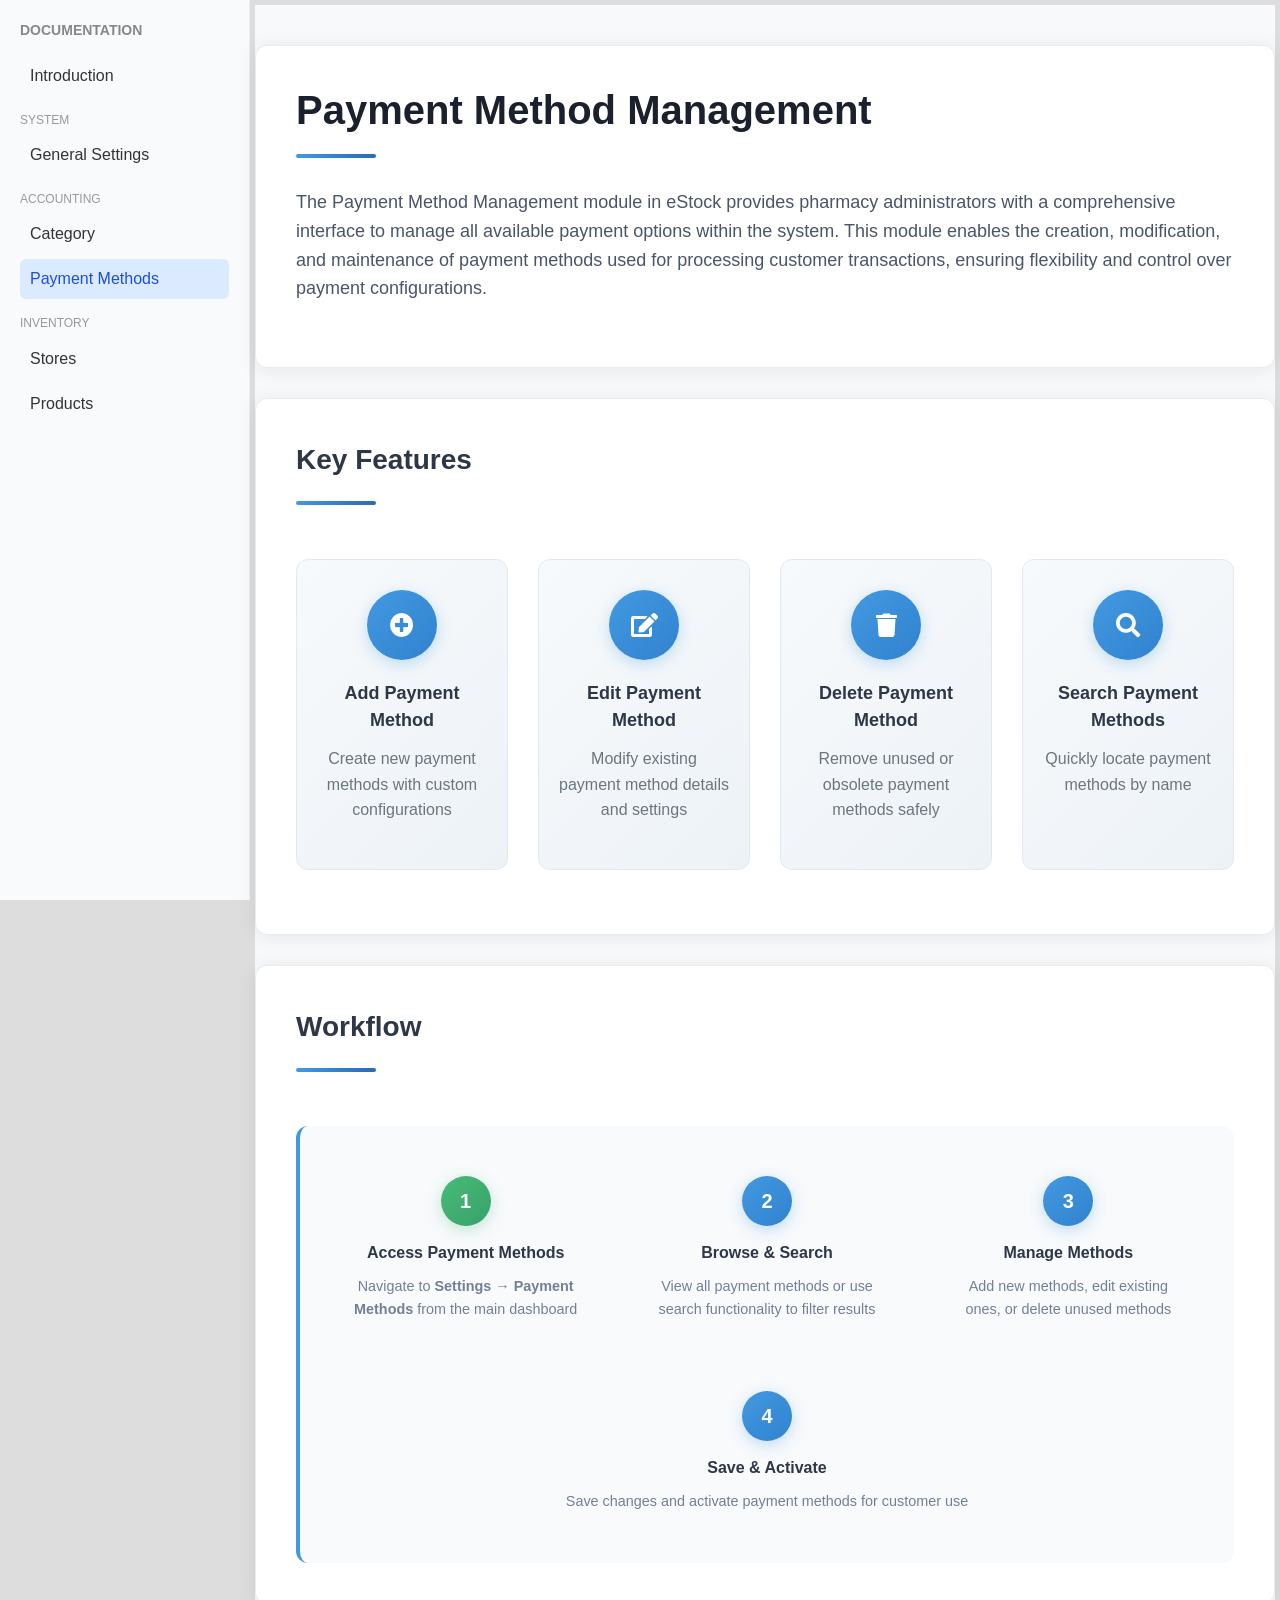
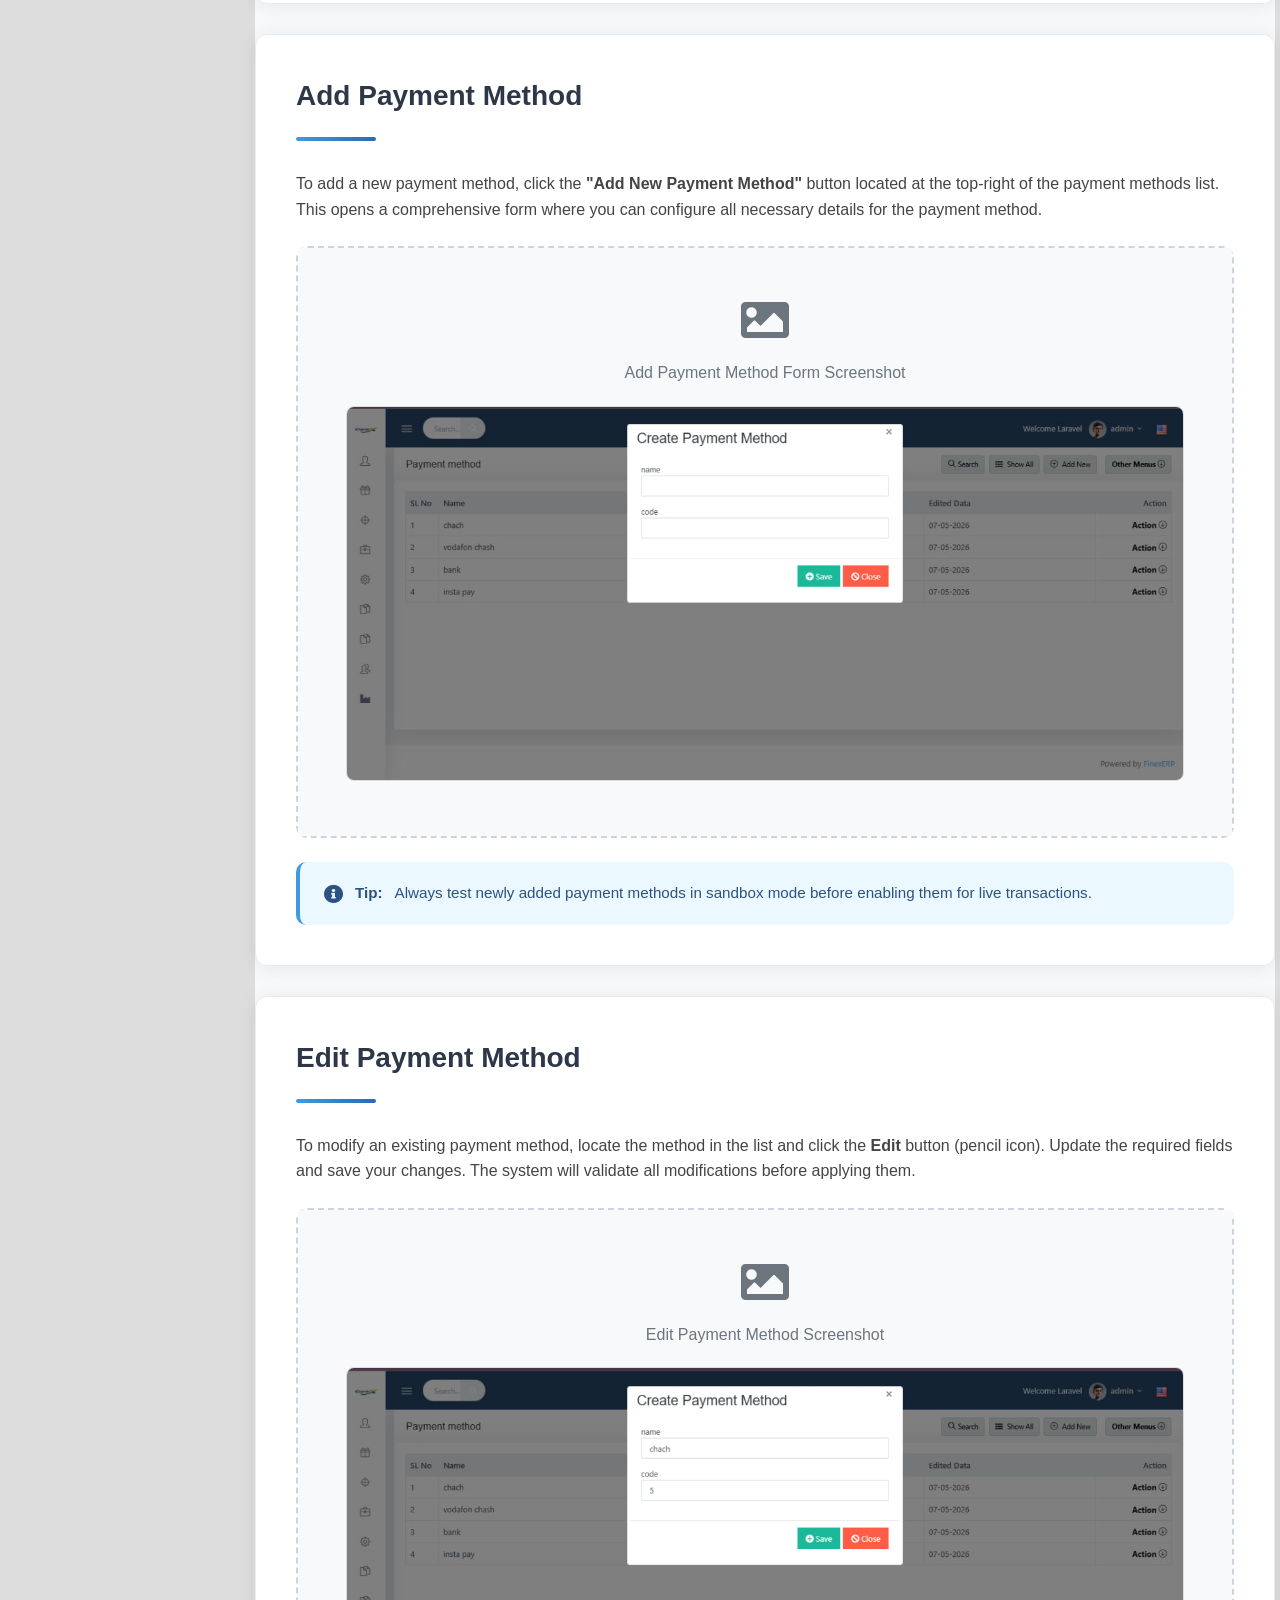
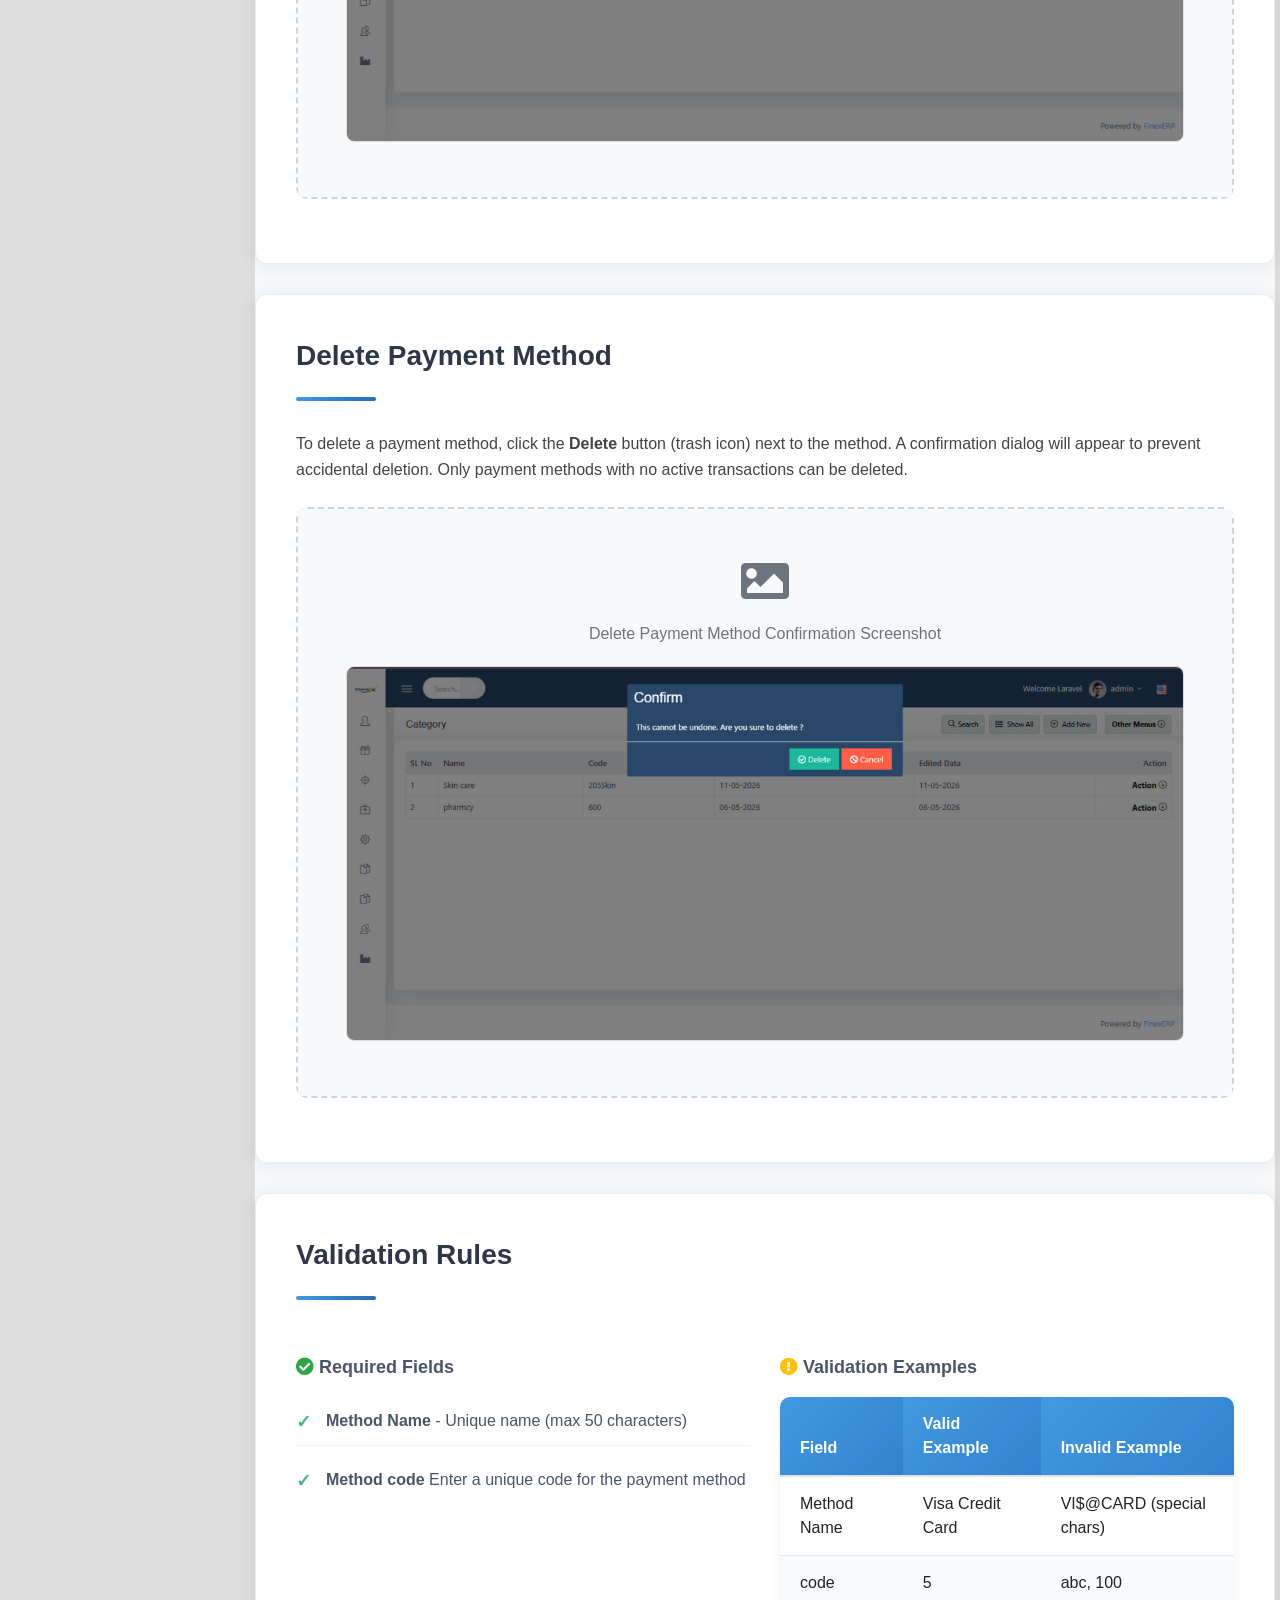
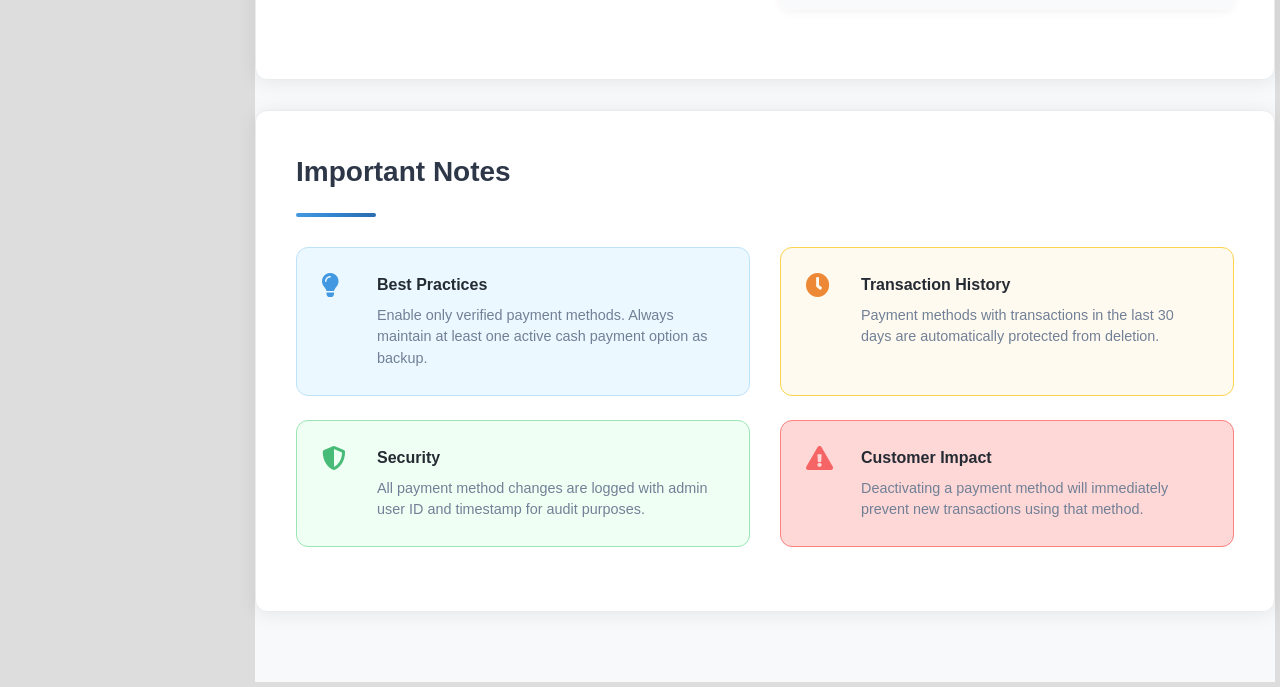
<file: Accounting/payment_method.html>
<!DOCTYPE html>
<html lang="en">

<head>
    <meta charset="UTF-8" />
    <meta http-equiv="X-UA-Compatible" content="IE=edge">
    <meta name="viewport" content="width=device-width, initial-scale=1, minimum-scale=1.0, shrink-to-fit=no">
    <link href="assets/images/favicon.png" rel="icon" />
    <title>Tally</title>
    <meta name="description" content="Your ThemeForest item Name and description">
    <meta name="author" content="harnishdesign.net">

    <!-- Stylesheet
============================== -->
    <!-- Bootstrap -->
    <link rel="stylesheet" type="text/css" href="../assets/vendor/bootstrap/css/bootstrap.min.css" />
    <!-- Font Awesome Icon -->
    <link rel="stylesheet" type="text/css" href="../assets/vendor/font-awesome/css/all.min.css" />
    <!-- Magnific Popup -->
    <link rel="stylesheet" type="text/css" href="../assets/vendor/magnific-popup/magnific-popup.min.css" />
    <!-- Highlight Syntax -->
    <link rel="stylesheet" type="text/css" href="../assets/vendor/highlight.js/styles/github.css" />
    <!-- Custom Stylesheet -->
    <link rel="stylesheet" type="text/css" href="../assets/css/stylesheet.css" />
</head>

<body>
    <div id="main_warper">
        <div style="display: flex;">
            <!-- aside -->
            <aside>
                <div class="sidebar">

                    <h2 class="sidebar-title">Documentation</h2>

                    <ul class="menu">

                        <li><a href="../index.html">Introduction</a></li>

                        <p class="section">System</p>

                        <li><a href="general_setteings.html">General Settings</a></li>

                        <p class="section">Accounting</p>
                        <li><a href="Accounting/category.html">Category</a></li>
                        <li><a href="Accounting/payment_method.html" class="active">Payment Methods</a></li>

                        <p class="section">Inventory</p>
                        <li><a href="../Inventory/stores.htmlg" >Stores</a></li>
                        <li><a href="products.html">Products</a></li>




                    </ul>

                </div>

            </aside>
            <!--end Aside-->
            <!-- main-->
            <div class="idocs-content">
                <!-- Page Overview -->
                <div class="idocs-section">
                    <div class="row">
                        <div class="col-lg-12">
                            <h1 class="idocs-title">Payment Method Management</h1>
                            <div class="idocs-divider"></div>
                            <p class="lead mb-4">
                                The Payment Method Management module in eStock provides pharmacy administrators with a
                                comprehensive interface to manage all available payment options within the system. This
                                module enables the creation, modification, and maintenance of payment methods used for
                                processing customer transactions, ensuring flexibility and control over payment
                                configurations.
                            </p>
                        </div>
                    </div>
                </div>

                <!-- Features -->
                <div class="idocs-section">
                    <div class="row">
                        <div class="col-lg-12">
                            <h2 class="idocs-subtitle">Key Features</h2>
                            <div class="idocs-divider"></div>
                        </div>
                    </div>
                    <div class="row mt-4">
                        <div class="col-lg-3 col-md-6 mb-4">
                            <div class="idocs-feature-card">
                                <div class="idocs-feature-icon">
                                    <i class="fas fa-plus-circle"></i>
                                </div>
                                <h5 class="mt-3">Add Payment Method</h5>
                                <p class="text-muted">Create new payment methods with custom configurations</p>
                            </div>
                        </div>
                        <div class="col-lg-3 col-md-6 mb-4">
                            <div class="idocs-feature-card">
                                <div class="idocs-feature-icon">
                                    <i class="fas fa-edit"></i>
                                </div>
                                <h5 class="mt-3">Edit Payment Method</h5>
                                <p class="text-muted">Modify existing payment method details and settings</p>
                            </div>
                        </div>
                        <div class="col-lg-3 col-md-6 mb-4">
                            <div class="idocs-feature-card">
                                <div class="idocs-feature-icon">
                                    <i class="fas fa-trash"></i>
                                </div>
                                <h5 class="mt-3">Delete Payment Method</h5>
                                <p class="text-muted">Remove unused or obsolete payment methods safely</p>
                            </div>
                        </div>
                        <div class="col-lg-3 col-md-6 mb-4">
                            <div class="idocs-feature-card">
                                <div class="idocs-feature-icon">
                                    <i class="fas fa-search"></i>
                                </div>
                                <h5 class="mt-3">Search Payment Methods</h5>
                                <p class="text-muted">Quickly locate payment methods by name </p>
                            </div>
                        </div>
                    </div>
                </div>

                <!-- Workflow -->
                <div class="idocs-section">
                    <div class="row">
                        <div class="col-lg-12">
                            <h2 class="idocs-subtitle">Workflow</h2>
                            <div class="idocs-divider"></div>
                        </div>
                    </div>
                    <div class="row mt-4">
                        <div class="col-lg-12">
                            <div class="idocs-workflow">
                                <div class="idocs-workflow-step active">
                                    <div class="idocs-workflow-number">1</div>
                                    <div class="idocs-workflow-content">
                                        <h6>Access Payment Methods</h6>
                                        <p>Navigate to <strong>Settings → Payment Methods</strong> from the main
                                            dashboard</p>
                                    </div>
                                </div>
                                <div class="idocs-workflow-step">
                                    <div class="idocs-workflow-number">2</div>
                                    <div class="idocs-workflow-content">
                                        <h6>Browse & Search</h6>
                                        <p>View all payment methods or use search functionality to filter results</p>
                                    </div>
                                </div>
                                <div class="idocs-workflow-step">
                                    <div class="idocs-workflow-number">3</div>
                                    <div class="idocs-workflow-content">
                                        <h6>Manage Methods</h6>
                                        <p>Add new methods, edit existing ones, or delete unused methods</p>
                                    </div>
                                </div>
                                <div class="idocs-workflow-step">
                                    <div class="idocs-workflow-number">4</div>
                                    <div class="idocs-workflow-content">
                                        <h6>Save & Activate</h6>
                                        <p>Save changes and activate payment methods for customer use</p>
                                    </div>
                                </div>
                            </div>
                        </div>
                    </div>
                </div>

                <!-- Add Payment Method -->
                <div class="idocs-section">
                    <div class="row">
                        <div class="col-lg-12">
                            <h2 class="idocs-subtitle">Add Payment Method</h2>
                            <div class="idocs-divider"></div>
                            <p class="mb-4">
                                To add a new payment method, click the <strong>"Add New Payment Method"</strong> button
                                located at the top-right of the payment methods list. This opens a comprehensive form
                                where you can configure all necessary details for the payment method.
                            </p>
                            <!-- Add Screenshot Here -->
                            <div class="idocs-screenshot-placeholder mb-4">
                                <div class="text-center p-5 bg-light rounded">
                                    <i class="fas fa-image fa-3x text-muted mb-3"></i>
                                    <p class="text-muted mb-0">Add Payment Method Form Screenshot</p>
                                    <div class="image-box">
                                         <img src="../assets/img/add_payment.jpg" alt="">
                                    </div>
                                    
                                </div>
                            </div>
                            <div class="idocs-alert idocs-alert-info">
                                <i class="fas fa-info-circle"></i>
                                <strong>Tip:</strong> Always test newly added payment methods in sandbox mode before
                                enabling them for live transactions.
                            </div>
                        </div>
                    </div>
                </div>

                <!-- Edit Payment Method -->
                <div class="idocs-section">
                    <div class="row">
                        <div class="col-lg-12">
                            <h2 class="idocs-subtitle">Edit Payment Method</h2>
                            <div class="idocs-divider"></div>
                            <p class="mb-4">
                                To modify an existing payment method, locate the method in the list and click the
                                <strong>Edit</strong> button (pencil icon). Update the required fields and save your
                                changes. The system will validate all modifications before applying them.
                            </p>
                            <!-- Add Screenshot Here -->
                            <div class="idocs-screenshot-placeholder mb-4">
                                <div class="text-center p-5 bg-light rounded">
                                    <i class="fas fa-image fa-3x text-muted mb-3"></i>
                                    <p class="text-muted mb-0">Edit Payment Method Screenshot</p>
                                    <div class="image-box">
                                        <img src="../assets/img/edit_payment.jpg" alt="">
                                    </div>
                                </div>
                            </div>
                        </div>
                    </div>
                </div>

                <!-- Delete Payment Method -->
                <div class="idocs-section">
                    <div class="row">
                        <div class="col-lg-12">
                            <h2 class="idocs-subtitle">Delete Payment Method</h2>
                            <div class="idocs-divider"></div>
                            <p class="mb-4">
                                To delete a payment method, click the <strong>Delete</strong> button (trash icon) next
                                to the method. A confirmation dialog will appear to prevent accidental deletion. Only
                                payment methods with no active transactions can be deleted.
                            </p>
                            <!-- Add Screenshot Here -->
                            <div class="idocs-screenshot-placeholder mb-4">
                                <div class="text-center p-5 bg-light rounded">
                                    <i class="fas fa-image fa-3x text-muted mb-3"></i>
                                    <p class="text-muted mb-0">Delete Payment Method Confirmation Screenshot</p>
                                    <div class="image-box">
                                        <img src="../assets/img/delete_payment.jpg" alt="">
                                    </div>
                                </div>
                            </div>
                           
                        </div>
                    </div>
                </div>

                <!-- Validation Rules -->
                <div class="idocs-section">
                    <div class="row">
                        <div class="col-lg-12">
                            <h2 class="idocs-subtitle">Validation Rules</h2>
                            <div class="idocs-divider"></div>
                        </div>
                    </div>
                    <div class="row mt-4">
                        <div class="col-lg-6">
                            <h6 class="idocs-subsubtitle mb-3"><i class="fas fa-check-circle text-success"></i> Required
                                Fields</h6>
                            <ul class="idocs-list">
                                <li><strong>Method Name</strong> - Unique name (max 50 characters)</li>
                                <li><strong>Method code</strong> Enter a unique code for the payment method</li>
                            
                               
                            </ul>
                        </div>
                        <div class="col-lg-6">
                            <h6 class="idocs-subsubtitle mb-3"><i class="fas fa-exclamation-circle text-warning"></i>
                                Validation Examples</h6>
                            <div class="idocs-validation-table">
                                <table class="table table-sm">
                                    <thead>
                                        <tr>
                                            <th>Field</th>
                                            <th>Valid Example</th>
                                            <th>Invalid Example</th>
                                        </tr>
                                    </thead>
                                    <tbody>
                                        <tr>
                                            <td>Method Name</td>
                                            <td>Visa Credit Card</td>
                                            <td>VI$@CARD (special chars)</td>
                                        </tr>
                                        <tr>
                                            <td>code</td>
                                            <td>5</td>
                                            <td>abc, 100</td>
                                        </tr>
                                    </tbody>
                                </table>
                            </div>
                        </div>
                    </div>
                </div>

                <!-- Notes -->
                <div class="idocs-section">
                    <div class="row">
                        <div class="col-lg-12">
                            <h2 class="idocs-subtitle">Important Notes</h2>
                            <div class="idocs-divider"></div>
                            <div class="row mt-4">
                                <div class="col-lg-6 mb-4">
                                    <div class="idocs-note-card idocs-note-info">
                                        <i class="fas fa-lightbulb"></i>
                                        <div>
                                            <h6>Best Practices</h6>
                                            <p>Enable only verified payment methods. Always maintain at least one active
                                                cash payment option as backup.</p>
                                        </div>
                                    </div>
                                </div>
                                <div class="col-lg-6 mb-4">
                                    <div class="idocs-note-card idocs-note-warning">
                                        <i class="fas fa-clock"></i>
                                        <div>
                                            <h6>Transaction History</h6>
                                            <p>Payment methods with transactions in the last 30 days are automatically
                                                protected from deletion.</p>
                                        </div>
                                    </div>
                                </div>
                                <div class="col-lg-6 mb-4">
                                    <div class="idocs-note-card idocs-note-success">
                                        <i class="fas fa-shield-alt"></i>
                                        <div>
                                            <h6>Security</h6>
                                            <p>All payment method changes are logged with admin user ID and timestamp
                                                for audit purposes.</p>
                                        </div>
                                    </div>
                                </div>
                                <div class="col-lg-6 mb-4">
                                    <div class="idocs-note-card idocs-note-danger">
                                        <i class="fas fa-exclamation-triangle"></i>
                                        <div>
                                            <h6>Customer Impact</h6>
                                            <p>Deactivating a payment method will immediately prevent new transactions
                                                using that method.</p>
                                        </div>
                                    </div>
                                </div>
                            </div>
                        </div>
                    </div>
                </div>
            </div>


            <!-- end main-->

        </div>
    </div>

    <!-- JavaScript
============================ -->
    <script src="../assets/vendor/jquery/jquery.min.js"></script>
    <script src="../assets/vendor/bootstrap/js/bootstrap.bundle.min.js"></script>
    <!-- Highlight JS -->
    <script src="../assets/vendor/highlight.js/highlight.min.js"></script>
    <!-- Easing -->
    <script src="../assets/vendor/jquery.easing/jquery.easing.min.js"></script>
    <!-- Magnific Popup -->
    <script src="../assets/vendor/magnific-popup/jquery.magnific-popup.min.js"></script>
    <!-- Custom Script -->
    <script src="../assets/js/theme.js"></script>
</body>

</html>
</file>
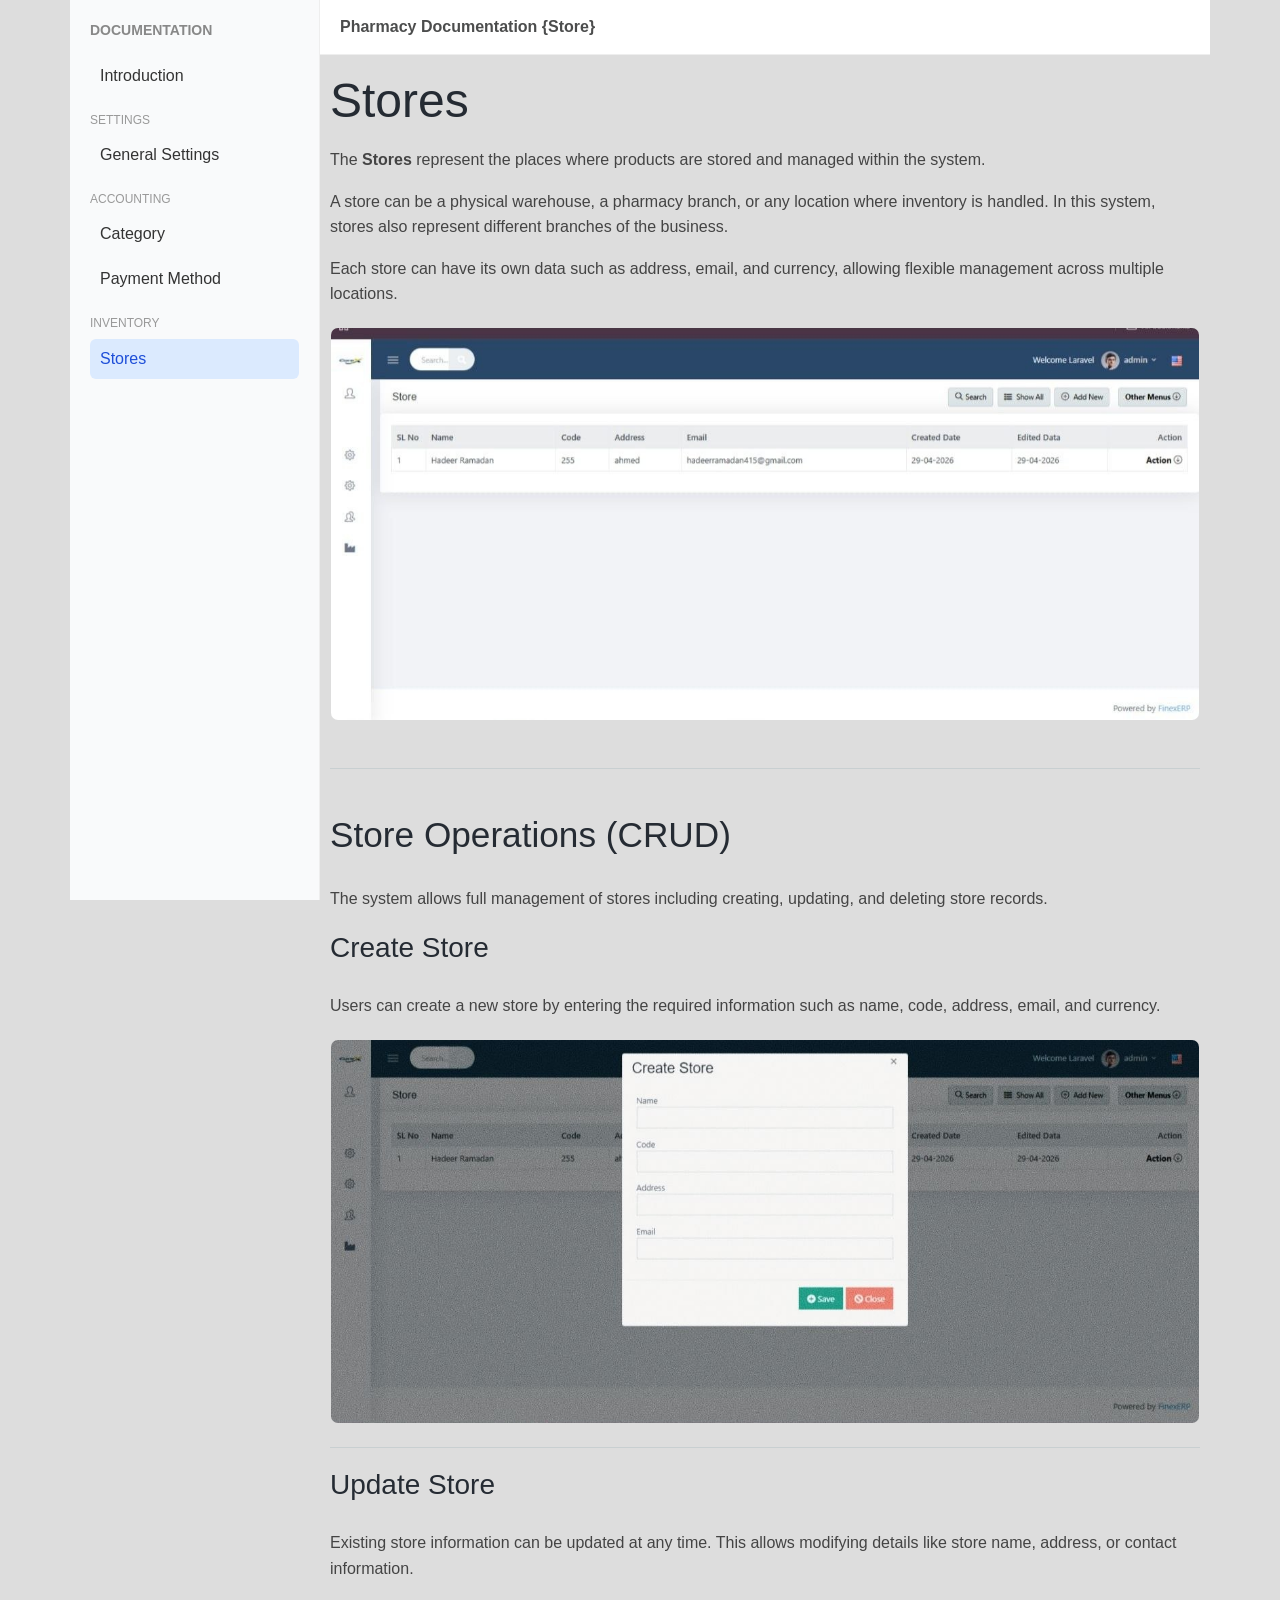
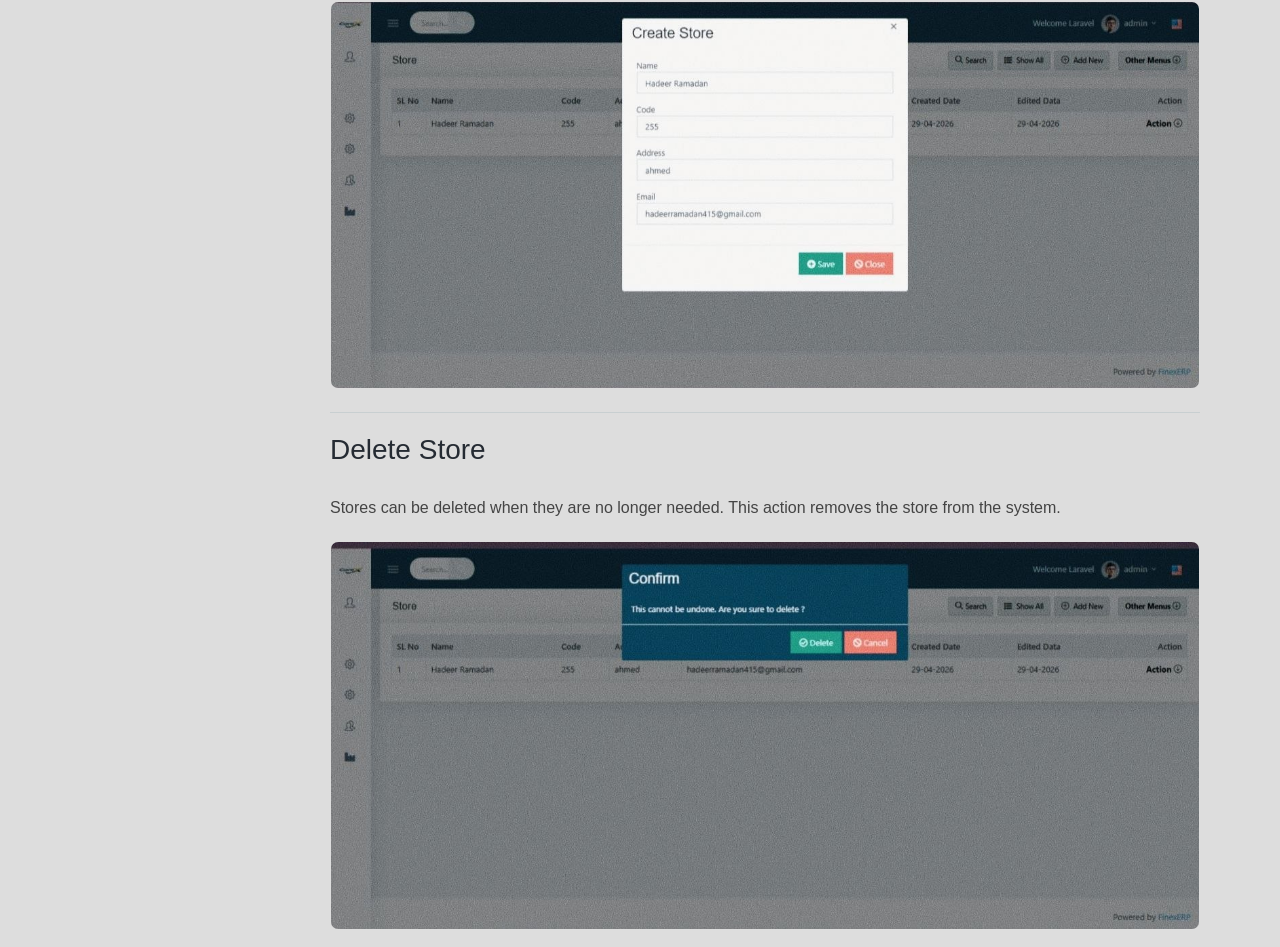
<file: Inventory/stores.html>
<!DOCTYPE html>
<html lang="en">

<head>
    <meta charset="UTF-8" />
    <meta http-equiv="X-UA-Compatible" content="IE=edge">
    <meta name="viewport" content="width=device-width, initial-scale=1, minimum-scale=1.0, shrink-to-fit=no">
    <link href="assets/images/favicon.png" rel="icon" />
    <title>Tally</title>
    <meta name="description" content="Your ThemeForest item Name and description">
    <meta name="author" content="harnishdesign.net">

    <!-- Stylesheet
============================== -->
    <!-- Bootstrap -->
    <link rel="stylesheet" type="text/css" href="../assets/vendor/bootstrap/css/bootstrap.min.css" />
    <!-- Font Awesome Icon -->
    <link rel="stylesheet" type="text/css" href="../assets/vendor/font-awesome/css/all.min.css" />
    <!-- Magnific Popup -->
    <link rel="stylesheet" type="text/css" href="../assets/vendor/magnific-popup/magnific-popup.min.css" />
    <!-- Highlight Syntax -->
    <link rel="stylesheet" type="text/css" href="../assets/vendor/highlight.js/styles/github.css" />
    <!-- Custom Stylesheet -->
    <link rel="stylesheet" type="text/css" href="../assets/css/stylesheet.css" />
</head>

<body>

    <div class="container">
        

        <!-- Sidebar -->
        <aside class="sidebar">
            <h2 class="sidebar-title">Documentation</h2>

            <ul class="menu">
                <li><a href="../index.html">Introduction</a></li>
                <p class="section">Settings</p>
                  <li><a href="../general_settings.html">General Settings</a></li>
                <p class="section">Accounting</p>  
                <li><a href="../Accounting/category.html">Category</a></li>
                <li><a href="../Accounting/payment_method.html">Payment Method</a></li>  

                  
                <p class="section">Inventory</p>
                <li><a href="stores.html" class="active">Stores</a></li>
                

                
            </ul>
        </aside>
         <!-- Navbar -->
           


        <!-- Main -->
        <div class="main">

            <div class="navbar">
                Pharmacy Documentation {Store}
            </div>
            <!-- Content -->
            <div class="content">

                <h1>Stores</h1>

                <p>
                    The <strong>Stores</strong> represent the places where products are stored
                    and managed within the system.
                </p>

                <p>
                    A store can be a physical warehouse, a pharmacy branch, or any location
                    where inventory is handled. In this system, stores also represent
                    different branches of the business.
                </p>

                <p>
                    Each store can have its own data such as address, email, and currency,
                    allowing flexible management across multiple locations.
                </p>

                <!-- Image -->
                <div class="image-box">
                    <img src="../assets/img/stores.jpg" alt="Stores Example">
                </div>
                <hr style="margin:40px 0;">

                <h2>Store Operations (CRUD)</h2>

                <p>
                    The system allows full management of stores including creating, updating,
                    and deleting store records.
                </p>

                <!-- CREATE -->
                <h3>Create Store</h3>

                <p>
                    Users can create a new store by entering the required information such as
                    name, code, address, email, and currency.
                </p>

                <div class="image-box">
                    <img src="../assets/img/create_store.jpg" alt="Create Store">
                </div>

                <hr>
                <!-- UPDATE -->
                <h3>Update Store</h3>

                <p>
                    Existing store information can be updated at any time. This allows modifying
                    details like store name, address, or contact information.
                </p>

                <div class="image-box">
                    <img src="../assets/img/update_store.jpg" alt="Update Store">
                </div>

                <hr>
                <!-- DELETE -->
                <h3>Delete Store</h3>

                <p>
                    Stores can be deleted when they are no longer needed. This action removes
                    the store from the system.
                </p>

                <div class="image-box">
                    <img src="../assets/img/delete_store.jpg" alt="Delete Store">
                </div>


            </div>
        </div>

    </div>

</body>

</html>
</file>
<file: assets/vendor/highlight.js/styles/github.css>
/*

github.com style (c) Vasily Polovnyov <vast@whiteants.net>

*/

.hljs {
  display: block;
  overflow-x: auto;
  padding: 0.5em;
  color: #333;
  background: #f8f8f8;
}

.hljs-comment,
.hljs-quote {
  color: #998;
  font-style: italic;
}

.hljs-keyword,
.hljs-selector-tag,
.hljs-subst {
  color: #333;
  font-weight: bold;
}

.hljs-number,
.hljs-literal,
.hljs-variable,
.hljs-template-variable,
.hljs-tag .hljs-attr {
  color: #008080;
}

.hljs-string,
.hljs-doctag {
  color: #d14;
}

.hljs-title,
.hljs-section,
.hljs-selector-id {
  color: #900;
  font-weight: bold;
}

.hljs-subst {
  font-weight: normal;
}

.hljs-type,
.hljs-class .hljs-title {
  color: #458;
  font-weight: bold;
}

.hljs-tag,
.hljs-name,
.hljs-attribute {
  color: #000080;
  font-weight: normal;
}

.hljs-regexp,
.hljs-link {
  color: #009926;
}

.hljs-symbol,
.hljs-bullet {
  color: #990073;
}

.hljs-built_in,
.hljs-builtin-name {
  color: #0086b3;
}

.hljs-meta {
  color: #999;
  font-weight: bold;
}

.hljs-deletion {
  background: #fdd;
}

.hljs-addition {
  background: #dfd;
}

.hljs-emphasis {
  font-style: italic;
}

.hljs-strong {
  font-weight: bold;
}
</file>
<file: assets/css/stylesheet.css>
/*===========================================================

   Template Name: iDocs - One Page Documentation HTML Template
   Author: Harnish Design
   Template URL: http://demo.harnishdesign.net/html/idocs
   Author URL: https://themeforest.net/user/harnishdesign
   File Description : Main css file of the template
	
=================================================
  Table of Contents
=================================================

	1. Basic
	2. Helpers Classes
	3. Layouts
		3.1 Side Navigation
		3.2 Docs Content
		3.3 Section Divider
	4. Header
		4.1 Main Navigation
	5 Elements
		5.1 List Style
		5.2 Changelog
		5.3 Accordion & Toggle
		5.4 Nav
		5.5 Tabs
		5.6 Popup Img
		5.7 Featured Box
	6 Footer
		6.1 Social Icons
		6.2 Back to Top
	7 Extra

=======================================================*/
/* =================================== */
/*  1. Basic Style 
/* =================================== */
body,
html {
  height: 100%;
}

body {
  background: #dddddd;
  color: #4c4d4d;
}

/*-------- Preloader --------*/
.preloader {
  position: fixed;
  width: 100%;
  height: 100%;
  z-index: 999999999 !important;
  background-color: #fff;
  top: 0;
  left: 0;
  right: 0;
  bottom: 0;
}

.preloader .lds-ellipsis {
  display: inline-block;
  position: absolute;
  width: 80px;
  height: 80px;
  margin-top: -40px;
  margin-left: -40px;
  top: 50%;
  left: 50%;
}

.preloader .lds-ellipsis div {
  position: absolute;
  top: 33px;
  width: 13px;
  height: 13px;
  border-radius: 50%;
  background: #000;
  animation-timing-function: cubic-bezier(0, 1, 1, 0);
}

.preloader .lds-ellipsis div:nth-child(1) {
  left: 8px;
  animation: lds-ellipsis1 0.6s infinite;
}

.preloader .lds-ellipsis div:nth-child(2) {
  left: 8px;
  animation: lds-ellipsis2 0.6s infinite;
}

.preloader .lds-ellipsis div:nth-child(3) {
  left: 32px;
  animation: lds-ellipsis2 0.6s infinite;
}

.preloader .lds-ellipsis div:nth-child(4) {
  left: 56px;
  animation: lds-ellipsis3 0.6s infinite;
}

@keyframes lds-ellipsis1 {
  0% {
    transform: scale(0);
  }

  100% {
    transform: scale(1);
  }
}

@keyframes lds-ellipsis3 {
  0% {
    transform: scale(1);
  }

  100% {
    transform: scale(0);
  }
}

@keyframes lds-ellipsis2 {
  0% {
    transform: translate(0, 0);
  }

  100% {
    transform: translate(24px, 0);
  }
}

/*--- Preloader Magnific Popup ----*/
.mfp-container .preloader {
  background: transparent;
}

.mfp-container .preloader .lds-ellipsis div {
  background: #fff;
}

::selection {
  background: #0366d6;
  color: #fff;
  text-shadow: none;
}

code {
  padding: 2px 5px;
  background-color: #f9f2f4;
  border-radius: 4px;
}

form {
  padding: 0;
  margin: 0;
  display: inline;
}

img {
  vertical-align: inherit;
}

a,
a:focus {
  color: #0366d6;
  -webkit-transition: all 0.2s ease;
  transition: all 0.2s ease;
}

a:hover,
a:active {
  color: #0355b3;
  -webkit-transition: all 0.2s ease;
  transition: all 0.2s ease;
}

a:focus,
a:active,
.btn.active.focus,
.btn.active:focus,
.btn.focus,
.btn:active.focus,
.btn:active:focus,
.btn:focus,
button:focus,
button:active {
  outline: none;
}

p {
  line-height: 1.8;
}

blockquote {
  border-left: 5px solid #eee;
  padding: 10px 20px;
}

iframe {
  border: 0 !important;
}

h1,
h2,
h3,
h4,
h5,
h6 {
  color: #252b33;
  line-height: 1.5;
  margin: 0 0 1.5rem 0;
  font-family: Roboto, sans-serif;
}

h1 {
  font-size: 3rem;
}

h2 {
  font-size: 2.2rem;
}

dl,
ol,
ul,
pre,
blockquote,
.table {
  margin-bottom: 1.8rem;
}

/*=== Highlight Js ===*/
.hljs {
  padding: 1.5rem;
}

/* =================================== */
/*  2. Helpers Classes
/* =================================== */
/* Box Shadow */
.shadow-md {
  -webkit-box-shadow: 0px 0px 50px -35px rgba(0, 0, 0, 0.4) !important;
  box-shadow: 0px 0px 50px -35px rgba(0, 0, 0, 0.4) !important;
}

/* Border Radius */
.rounded-lg {
  border-radius: 0.6rem !important;
}

.rounded-top-0 {
  border-top-left-radius: 0px !important;
  border-top-right-radius: 0px !important;
}

.rounded-bottom-0 {
  border-bottom-left-radius: 0px !important;
  border-bottom-right-radius: 0px !important;
}

.rounded-left-0 {
  border-top-left-radius: 0px !important;
  border-bottom-left-radius: 0px !important;
}

.rounded-right-0 {
  border-top-right-radius: 0px !important;
  border-bottom-right-radius: 0px !important;
}

/* Border Size */
.border-1 {
  border-width: 1px !important;
}

.border-2 {
  border-width: 2px !important;
}

.border-3 {
  border-width: 3px !important;
}

.border-4 {
  border-width: 4px !important;
}

.border-5 {
  border-width: 5px !important;
}

/* Text Size */
.text-0 {
  font-size: 11px !important;
  font-size: 0.6875rem !important;
}

.text-1 {
  font-size: 12px !important;
  font-size: 0.75rem !important;
}

.text-2 {
  font-size: 14px !important;
  font-size: 0.875rem !important;
}

.text-3 {
  font-size: 16px !important;
  font-size: 1rem !important;
}

.text-4 {
  font-size: 18px !important;
  font-size: 1.125rem !important;
}

.text-5 {
  font-size: 21px !important;
  font-size: 1.3125rem !important;
}

.text-6 {
  font-size: 24px !important;
  font-size: 1.50rem !important;
}

.text-7 {
  font-size: 28px !important;
  font-size: 1.75rem !important;
}

.text-8 {
  font-size: 32px !important;
  font-size: 2rem !important;
}

.text-9 {
  font-size: 36px !important;
  font-size: 2.25rem !important;
}

.text-10 {
  font-size: 40px !important;
  font-size: 2.50rem !important;
}

.text-11 {
  font-size: 2.75rem !important;
}

@media (max-width: 992px) {
  .text-11 {
    font-size: calc(1.4rem + 2.1774193548vw) !important;
  }
}

.text-12 {
  font-size: 3rem !important;
}

@media (max-width: 992px) {
  .text-12 {
    font-size: calc(1.425rem + 2.5403225806vw) !important;
  }
}

.text-13 {
  font-size: 3.25rem !important;
}

@media (max-width: 992px) {
  .text-13 {
    font-size: calc(1.45rem + 2.9032258065vw) !important;
  }
}

.text-14 {
  font-size: 3.5rem !important;
}

@media (max-width: 992px) {
  .text-14 {
    font-size: calc(1.475rem + 3.2661290323vw) !important;
  }
}

.text-15 {
  font-size: 3.75rem !important;
}

@media (max-width: 992px) {
  .text-15 {
    font-size: calc(1.5rem + 3.6290322581vw) !important;
  }
}

.text-16 {
  font-size: 4rem !important;
}

@media (max-width: 992px) {
  .text-16 {
    font-size: calc(1.525rem + 3.9919354839vw) !important;
  }
}

.text-17 {
  font-size: 4.5rem !important;
}

@media (max-width: 992px) {
  .text-17 {
    font-size: calc(1.575rem + 4.7177419355vw) !important;
  }
}

.text-18 {
  font-size: 5rem !important;
}

@media (max-width: 992px) {
  .text-18 {
    font-size: calc(1.625rem + 5.4435483871vw) !important;
  }
}

.text-19 {
  font-size: 5.25rem !important;
}

@media (max-width: 992px) {
  .text-19 {
    font-size: calc(1.65rem + 5.8064516129vw) !important;
  }
}

.text-20 {
  font-size: 5.75rem !important;
}

@media (max-width: 992px) {
  .text-20 {
    font-size: calc(1.7rem + 6.5322580645vw) !important;
  }
}

.text-21 {
  font-size: 6.5rem !important;
}

@media (max-width: 992px) {
  .text-21 {
    font-size: calc(1.775rem + 7.6209677419vw) !important;
  }
}

.text-22 {
  font-size: 7rem !important;
}

@media (max-width: 992px) {
  .text-22 {
    font-size: calc(1.825rem + 8.3467741935vw) !important;
  }
}

.text-23 {
  font-size: 7.75rem !important;
}

@media (max-width: 992px) {
  .text-23 {
    font-size: calc(1.9rem + 9.435483871vw) !important;
  }
}

.text-24 {
  font-size: 8.25rem !important;
}

@media (max-width: 992px) {
  .text-24 {
    font-size: calc(1.95rem + 10.1612903226vw) !important;
  }
}

.text-25 {
  font-size: 9rem !important;
}

@media (max-width: 992px) {
  .text-25 {
    font-size: calc(2.025rem + 11.25vw) !important;
  }
}

.text-11,
.text-12,
.text-13,
.text-14,
.text-15,
.text-16,
.text-17,
.text-18,
.text-19,
.text-20,
.text-21,
.text-22,
.text-23,
.text-24,
.text-25 {
  line-height: 1.3;
}

/* Line height */
.line-height-07 {
  line-height: 0.7 !important;
}

.line-height-1 {
  line-height: 1 !important;
}

.line-height-2 {
  line-height: 1.2 !important;
}

.line-height-3 {
  line-height: 1.4 !important;
}

.line-height-4 {
  line-height: 1.6 !important;
}

.line-height-5 {
  line-height: 1.8 !important;
}

/* Font Weight */
.font-weight-100 {
  font-weight: 100 !important;
}

.font-weight-200 {
  font-weight: 200 !important;
}

.font-weight-300 {
  font-weight: 300 !important;
}

.font-weight-400 {
  font-weight: 400 !important;
}

.font-weight-500 {
  font-weight: 500 !important;
}

.font-weight-600 {
  font-weight: 600 !important;
}

.font-weight-700 {
  font-weight: 700 !important;
}

.font-weight-800 {
  font-weight: 800 !important;
}

.font-weight-900 {
  font-weight: 900 !important;
}

/* Opacity */
.opacity-0 {
  opacity: 0;
}

.opacity-1 {
  opacity: 0.1;
}

.opacity-2 {
  opacity: 0.2;
}

.opacity-3 {
  opacity: 0.3;
}

.opacity-4 {
  opacity: 0.4;
}

.opacity-5 {
  opacity: 0.5;
}

.opacity-6 {
  opacity: 0.6;
}

.opacity-7 {
  opacity: 0.7;
}

.opacity-8 {
  opacity: 0.8;
}

.opacity-9 {
  opacity: 0.9;
}

.opacity-10 {
  opacity: 1;
}

/* Background light */
.bg-light-1 {
  background-color: #e9ecef !important;
}

.bg-light-2 {
  background-color: #dee2e6 !important;
}

.bg-light-3 {
  background-color: #ced4da !important;
}

.bg-light-4 {
  background-color: #adb5bd !important;
}

/* Background Dark */
.bg-dark {
  background-color: #111418 !important;
}

.bg-dark-1 {
  background-color: #212529 !important;
}

.bg-dark-2 {
  background-color: #343a40 !important;
}

.bg-dark-3 {
  background-color: #495057 !important;
}

.bg-dark-4 {
  background-color: #6c757d !important;
}

/* Progress Bar */
.progress-sm {
  height: 0.5rem !important;
}

.progress-lg {
  height: 1.5rem !important;
}

hr {
  border-top: 1px solid rgba(16, 85, 96, 0.1);
}

/* =================================== */
/*  3. Layouts
/* =================================== */
#main-wrapper {
  background: #fff;
}

.box #main-wrapper {
  max-width: 1200px;
  margin: 0 auto;
  -webkit-box-shadow: 0px 0px 10px rgba(0, 0, 0, 0.1);
  box-shadow: 0px 0px 10px rgba(0, 0, 0, 0.1);
}

.box .idocs-navigation {
  left: auto;
}

@media (min-width: 1200px) {
  .container {
    max-width: 1170px !important;
  }
}

/*=== 3.1 Side Navigation ===*/
.idocs-navigation {
  position: fixed;
  top: 70px;
  left: 0;
  overflow: hidden;
  overflow-y: auto;
  width: 260px;
  height: calc(100% - 70px);
  z-index: 1;
  border-right: 1px solid rgba(0, 0, 0, 0.05);
  transition: all 0.3s;
}

.idocs-navigation>.nav {
  padding: 30px 0;
}

.idocs-navigation .nav .nav-item {
  position: relative;
}

.idocs-navigation .nav .nav {
  margin: 0 0 5px;
}

.idocs-navigation .nav .nav-link {
  position: relative;
  padding: 6px 30px;
  line-height: 25px;
  font-weight: 600;
}

.idocs-navigation .nav .nav-item:hover>.nav-link,
.idocs-navigation .nav .nav-item .nav-link.active {
  font-weight: 700;
}

.idocs-navigation .nav .nav {
  display: none;
  border-left: 1px solid regba(0, 0, 0, 0.3);
}

.idocs-navigation .nav .nav .nav-item .nav-link:after {
  content: "";
  position: absolute;
  left: 30px;
  height: 100%;
  border-left: 1px solid rgba(0, 0, 0, 0.12);
  width: 1px;
  top: 0;
}

.idocs-navigation .nav .nav .nav-item .nav-link.active:after {
  border-color: #0366d6;
  border-width: 2px;
}

.idocs-navigation .nav .nav-item .nav-link.active+.nav {
  display: block;
}

.idocs-navigation .nav .nav .nav-link {
  color: #6a6a6a;
  padding: 4px 30px 4px 45px;
  font-size: 15px;
  text-transform: none;
}

.idocs-navigation .nav .nav .nav .nav-link {
  padding: 4px 30px 4px 60px;
  font-size: 15px;
}

.idocs-navigation .nav .nav .nav .nav-item .nav-link:after {
  left: 45px;
}

.idocs-navigation>.nav>.nav-item>.nav-link.active:after {
  position: absolute;
  content: " ";
  top: 50%;
  right: 18px;
  border-color: #000;
  border-top: 2px solid;
  border-right: 2px solid;
  width: 7px;
  height: 7px;
  -webkit-transform: translate(-50%, -50%) rotate(45deg);
  transform: translate(-50%, -50%) rotate(45deg);
  -webkit-transition: all 0.2s ease;
  transition: all 0.2s ease;
}

.idocs-navigation.docs-navigation-dark .nav .nav-link {
  color: rgba(250, 250, 250, 0.85);
}

.idocs-navigation.docs-navigation-dark .nav .nav .nav-link {
  color: rgba(250, 250, 250, 0.7);
}

.idocs-navigation.docs-navigation-dark .nav .nav .nav-item .nav-link:after {
  border-color: rgba(250, 250, 250, 0.2);
}

.idocs-navigation.docs-navigation-dark .nav .nav .nav-item .nav-link.active:after {
  border-color: #0366d6;
}

/*=== 3.2 Docs Content ===*/
.idocs-content {
  position: relative;
  margin-left: 260px;
  padding: 0px 50px 50px;
  min-height: 750px;
  transition: all 0.3s;
}

.idocs-content section:first-child {
  padding-top: 3rem;
}

.idocs-content ol li,
.idocs-content ul li {
  margin-top: 10px;
}

@media (max-width: 767.98px) {
  .idocs-navigation {
    margin-left: -260px;
  }

  .idocs-navigation.active {
    margin-left: 0;
  }

  .idocs-content {
    margin-left: 0px;
    padding: 0px;
  }
}

/*=== 3.3 Section Divider ===*/
.divider {
  margin: 4rem 0;
}

/* =================================== */
/*  4. Header
/* =================================== */
#header {
  -webkit-transition: all 0.5s ease;
  transition: all 0.5s ease;
}

#header .navbar {
  padding: 0px;
  min-height: 70px;
}

#header .logo {
  -webkit-box-align: center;
  -ms-flex-align: center;
  align-items: center;
  display: -webkit-box;
  display: -ms-flexbox;
  display: flex;
  -ms-flex-item-align: stretch;
  align-self: stretch;
}

/*=== 4.1 Main Navigation ===*/
.navbar-light .navbar-nav .active>.nav-link {
  color: #0c2f55;
}

.navbar-light .navbar-nav .nav-link.active,
.navbar-light .navbar-nav .nav-link.show {
  color: #0c2f55;
}

.navbar-light .navbar-nav .show>.nav-link {
  color: #0c2f55;
}

.primary-menu {
  display: -webkit-box !important;
  display: -ms-flexbox !important;
  display: flex !important;
  height: auto !important;
  -webkit-box-ordinal-group: 0;
  -ms-flex-item-align: stretch;
  align-self: stretch;
  background: #fff;
  border-bottom: 1px solid #efefef;
}

.primary-menu.bg-transparent {
  position: absolute;
  z-index: 999;
  top: 0;
  left: 0;
  width: 100%;
  box-shadow: none;
  border-bottom: 1px solid rgba(250, 250, 250, 0.3);
}

.primary-menu.sticky-on {
  position: fixed;
  top: 0;
  width: 100%;
  z-index: 1020;
  left: 0;
  -webkit-box-shadow: 0px 0px 10px rgba(0, 0, 0, 0.05);
  box-shadow: 0px 0px 10px rgba(0, 0, 0, 0.05);
  -webkit-animation: slide-down 0.7s;
  -moz-animation: slide-down 0.7s;
  animation: slide-down 0.7s;
}

@-webkit-keyframes slide-down {
  0% {
    opacity: 0;
    transform: translateY(-100%);
  }

  100% {
    opacity: 1;
    transform: translateY(0);
  }
}

@-moz-keyframes slide-down {
  0% {
    opacity: 0;
    transform: translateY(-100%);
  }

  100% {
    opacity: 1;
    transform: translateY(0);
  }
}

@keyframes slide-down {
  0% {
    opacity: 0;
    transform: translateY(-100%);
  }

  100% {
    opacity: 1;
    transform: translateY(0);
  }
}

.primary-menu.sticky-on .none-on-sticky {
  display: none !important;
}

.primary-menu ul.navbar-nav>li {
  display: -webkit-box;
  display: -ms-flexbox;
  display: flex;
  height: 100%;
}

.primary-menu ul.navbar-nav>li+li {
  margin-left: 2px;
}

.primary-menu ul.navbar-nav>li a {
  display: -webkit-box;
  display: -ms-flexbox;
  display: flex;
  -webkit-box-align: center;
  -ms-flex-align: center;
  align-items: center;
}

.primary-menu ul.navbar-nav>li>a:not(.btn) {
  height: 70px;
  padding: 0px 0.85em;
  color: #252b33;
  -webkit-transition: all 0.2s ease;
  transition: all 0.2s ease;
  position: relative;
  position: relative;
}

.primary-menu ul.navbar-nav>li:hover>a:not(.btn),
.primary-menu ul.navbar-nav>li>a.active:not(.btn) {
  color: #0366d6;
  text-decoration: none;
  -webkit-transition: all 0.2s ease;
  transition: all 0.2s ease;
}

.primary-menu ul.navbar-nav>li a.btn {
  padding: 0.4rem 1.4rem;
}

.primary-menu ul.navbar-nav>li.dropdown .dropdown-menu li>a:not(.btn) {
  padding: 8px 0px;
  background-color: transparent;
  text-transform: none;
  color: #777;
  -webkit-transition: all 0.2s ease;
  transition: all 0.2s ease;
}

.primary-menu ul.navbar-nav>li.dropdown .dropdown-menu li:hover>a:not(.btn) {
  color: #0366d6;
  -webkit-transition: all 0.2s ease;
  transition: all 0.2s ease;
}

.primary-menu ul.navbar-nav>li.dropdown:hover>a:after {
  clear: both;
  content: ' ';
  display: block;
  width: 0;
  height: 0;
  border-style: solid;
  border-color: transparent transparent #fff transparent;
  position: absolute;
  border-width: 0px 7px 6px 7px;
  bottom: 0px;
  left: 50%;
  margin: 0 0 0 -5px;
  z-index: 1022;
}

.primary-menu ul.navbar-nav>li.dropdown .dropdown-menu {
  -webkit-box-shadow: 0px 0px 12px rgba(0, 0, 0, 0.176);
  box-shadow: 0px 0px 12px rgba(0, 0, 0, 0.176);
  border: 0px none;
  padding: 10px 15px;
  min-width: 220px;
  margin: 0;
  font-size: 14px;
  font-size: 0.875rem;
  z-index: 1021;
}

.primary-menu ul.navbar-nav>li.dropdown>.dropdown-toggle .arrow {
  display: none;
}

.primary-menu .dropdown-menu-right {
  left: auto !important;
  right: 100% !important;
}

.primary-menu ul.navbar-nav>li.dropdown-mega {
  position: static;
}

.primary-menu ul.navbar-nav>li.dropdown-mega>.dropdown-menu {
  width: 100%;
  padding: 20px 20px;
  margin-left: 0px !important;
}

.primary-menu ul.navbar-nav>li.dropdown-mega .dropdown-mega-content>.row>div {
  padding: 5px 5px 5px 20px;
  border-right: 1px solid #eee;
}

.primary-menu ul.navbar-nav>li.dropdown-mega .dropdown-mega-content>.row>div:last-child {
  border-right: 0;
}

.primary-menu ul.navbar-nav>li.dropdown-mega .sub-title {
  display: block;
  font-size: 16px;
  margin-top: 1rem;
  padding-bottom: 5px;
}

.primary-menu ul.navbar-nav>li.dropdown-mega .dropdown-mega-submenu {
  list-style-type: none;
  padding-left: 0px;
}

.primary-menu ul.navbar-nav>li a.btn {
  font-size: 14px;
  padding: 0.65rem 2rem;
  text-transform: uppercase;
}

.primary-menu ul.navbar-nav>li.dropdown .dropdown-menu .dropdown-menu {
  left: 100%;
  margin-top: -40px;
}

.primary-menu ul.navbar-nav>li.dropdown .dropdown-menu .dropdown-toggle:after {
  border-top: .4em solid transparent;
  border-right: 0;
  border-bottom: 0.4em solid transparent;
  border-left: 0.4em solid;
}

.primary-menu ul.navbar-nav>li.dropdown .dropdown-toggle .arrow {
  position: absolute;
  min-width: 30px;
  height: 100%;
  right: 0px;
  top: 0;
  -webkit-transition: all 0.2s ease;
  transition: all 0.2s ease;
}

.primary-menu ul.navbar-nav>li.dropdown .dropdown-toggle .arrow:after {
  content: " ";
  position: absolute;
  top: 50%;
  left: 50%;
  border-color: #000;
  border-top: 1px solid;
  border-right: 1px solid;
  width: 6px;
  height: 6px;
  -webkit-transform: translate(-50%, -50%) rotate(45deg);
  transform: translate(-50%, -50%) rotate(45deg);
}

.primary-menu .dropdown-toggle:after {
  content: none;
}

.primary-menu.navbar-line-under-text ul.navbar-nav>li>a:not(.btn):after {
  position: absolute;
  content: "";
  height: 2px;
  width: 0;
  left: 50%;
  right: 0;
  bottom: 14px;
  background-color: transparent;
  color: #fff;
  border-bottom: 2px solid #0366d6;
  -webkit-transition: all 0.3s ease-in-out;
  transition: all 0.3s ease-in-out;
  transform: translate(-50%, 0) translateZ(0);
  -webkit-transform: translate(-50%, 0) translateZ(0);
}

.primary-menu.navbar-line-under-text ul.navbar-nav>li>a:hover:not(.logo):after,
.primary-menu.navbar-line-under-text ul.navbar-nav>li>a.active:after {
  width: calc(100% - 0.99em);
}

/*== Color Options ==*/
.primary-menu.navbar-text-light .navbar-toggler span {
  background: #fff;
}

.primary-menu.navbar-text-light .navbar-nav>li>a:not(.btn) {
  color: #fff;
}

.primary-menu.navbar-text-light .navbar-nav>li:hover>a:not(.btn),
.primary-menu.navbar-text-light .navbar-nav>li>a.active:not(.btn) {
  color: rgba(250, 250, 250, 0.75);
}

.primary-menu.navbar-text-light.navbar-line-under-text .navbar-nav>li>a:not(.logo):after,
.primary-menu.navbar-text-light.navbar-line-under-text .navbar-nav>li>a.active:after {
  border-color: rgba(250, 250, 250, 0.6);
}

.primary-menu.navbar-dropdown-dark ul.navbar-nav>li.dropdown .dropdown-menu {
  background-color: #252A2C;
  color: #fff;
}

.primary-menu.navbar-dropdown-dark ul.navbar-nav>li.dropdown .dropdown-menu .dropdown-menu {
  background-color: #272c2e;
}

.primary-menu.navbar-dropdown-dark ul.navbar-nav>li.dropdown:hover>a:after {
  border-color: transparent transparent #252A2C transparent;
}

.primary-menu.navbar-dropdown-dark ul.navbar-nav>li.dropdown .dropdown-menu li>a:not(.btn) {
  color: rgba(250, 250, 250, 0.8);
}

.primary-menu.navbar-dropdown-dark ul.navbar-nav>li.dropdown .dropdown-menu li:hover>a:not(.btn) {
  color: #fafafa;
  font-weight: 600;
}

.primary-menu.navbar-dropdown-dark ul.navbar-nav>li.dropdown-mega .dropdown-mega-content>.row>div {
  border-color: #3a3a3a;
}

.primary-menu.navbar-dropdown-primary ul.navbar-nav>li.dropdown .dropdown-menu {
  background-color: #0366d6;
  color: #fff;
}

.primary-menu.navbar-dropdown-primary ul.navbar-nav>li.dropdown .dropdown-menu .dropdown-menu {
  background-color: #0366d6;
}

.primary-menu.navbar-dropdown-primary ul.navbar-nav>li.dropdown:hover>a:after {
  border-color: transparent transparent #0366d6 transparent;
}

.primary-menu.navbar-dropdown-primary ul.navbar-nav>li.dropdown .dropdown-menu li>a:not(.btn) {
  color: rgba(250, 250, 250, 0.95);
}

.primary-menu.navbar-dropdown-primary ul.navbar-nav>li.dropdown .dropdown-menu li:hover>a:not(.btn) {
  color: #fafafa;
  font-weight: 600;
}

.primary-menu.navbar-dropdown-primary ul.navbar-nav>li.dropdown-mega .dropdown-mega-content>.row>div {
  border-color: rgba(250, 250, 250, 0.2);
}

/* Hamburger Menu Button */
.navbar-toggler {
  width: 25px;
  height: 30px;
  padding: 10px;
  margin: 18px 15px;
  position: relative;
  border: none;
  -webkit-transform: rotate(0deg);
  transform: rotate(0deg);
  -webkit-transition: 0.5s ease-in-out;
  transition: 0.5s ease-in-out;
  cursor: pointer;
  display: block;
}

.navbar-toggler span {
  display: block;
  position: absolute;
  height: 2px;
  width: 100%;
  background: #3c3636;
  border-radius: 2px;
  opacity: 1;
  left: 0;
  -webkit-transform: rotate(0deg);
  transform: rotate(0deg);
  -webkit-transition: 0.25s ease-in-out;
  transition: 0.25s ease-in-out;
}

.navbar-toggler span:nth-child(1) {
  top: 7px;
  -webkit-transform-origin: left center;
  -moz-transform-origin: left center;
  -o-transform-origin: left center;
  transform-origin: left center;
}

.navbar-toggler span:nth-child(2) {
  top: 14px;
  -webkit-transform-origin: left center;
  -moz-transform-origin: left center;
  -o-transform-origin: left center;
  transform-origin: left center;
}

.navbar-toggler span:nth-child(3) {
  top: 21px;
  -webkit-transform-origin: left center;
  -moz-transform-origin: left center;
  -o-transform-origin: left center;
  transform-origin: left center;
}

.navbar-toggler.show span:nth-child(1) {
  top: 4px;
  left: 3px;
  -webkit-transform: rotate(45deg);
  transform: rotate(45deg);
}

.navbar-toggler.show span:nth-child(2) {
  width: 0%;
  opacity: 0;
}

.navbar-toggler.show span:nth-child(3) {
  top: 22px;
  left: 3px;
  -webkit-transform: rotate(-45deg);
  transform: rotate(-45deg);
}

.navbar-accordion {
  position: initial;
}

.navbar-expand-none .navbar-collapse {
  position: absolute;
  top: 99%;
  right: 0;
  left: 0;
  background: #fff;
  margin-top: 0px;
  z-index: 1000;
  -webkit-box-shadow: 0px 0px 15px rgba(0, 0, 0, 0.1);
  box-shadow: 0px 0px 15px rgba(0, 0, 0, 0.1);
}

.navbar-expand-none .navbar-collapse .navbar-nav {
  overflow: hidden;
  overflow-y: auto;
  max-height: 65vh;
  padding: 15px;
}

.navbar-expand-none ul.navbar-nav li {
  display: block;
  border-bottom: 1px solid #eee;
  margin: 0;
  padding: 0;
}

.navbar-expand-none ul.navbar-nav li:last-child {
  border: none;
}

.navbar-expand-none ul.navbar-nav li+li {
  margin-left: 0px;
}

.navbar-expand-none ul.navbar-nav li.dropdown>.dropdown-toggle>.arrow.show:after {
  -webkit-transform: translate(-50%, -50%) rotate(-45deg);
  transform: translate(-50%, -50%) rotate(-45deg);
  -webkit-transition: all 0.2s ease;
  transition: all 0.2s ease;
}

.navbar-expand-none ul.navbar-nav li>a:hover:after,
.navbar-expand-none ul.navbar-nav li>a.active:after {
  content: none !important;
  width: 0px !important;
}

.navbar-expand-none ul.navbar-nav li.dropdown>.dropdown-toggle .arrow {
  display: block;
}

.navbar-expand-none ul.navbar-nav>li>a:not(.btn) {
  height: auto;
  padding: 8px 0;
  position: relative;
}

.navbar-expand-none ul.navbar-nav>li.dropdown .dropdown-menu li>a:not(.btn) {
  padding: 8px 0;
  position: relative;
}

.navbar-expand-none ul.navbar-nav>li.dropdown:hover>a:after {
  content: none;
}

.navbar-expand-none ul.navbar-nav>li.dropdown .dropdown-toggle .arrow:after {
  -webkit-transform: translate(-50%, -50%) rotate(134deg);
  transform: translate(-50%, -50%) rotate(134deg);
  -webkit-transition: all 0.2s ease;
  transition: all 0.2s ease;
}

.navbar-expand-none ul.navbar-nav>li.dropdown .dropdown-menu {
  margin: 0;
  -webkit-box-shadow: none;
  box-shadow: none;
  border: none;
  padding: 0px 0px 0px 15px;
}

.navbar-expand-none ul.navbar-nav>li.dropdown .dropdown-menu .dropdown-menu {
  margin: 0;
}

.navbar-expand-none ul.navbar-nav>li.dropdown-mega .dropdown-mega-content>.row>div {
  padding: 0px 15px;
}

.navbar-expand-none.navbar-text-light .navbar-collapse {
  background: rgba(0, 0, 0, 0.95);
}

.navbar-expand-none.navbar-text-light .navbar-collapse ul.navbar-nav li {
  border-color: rgba(250, 250, 250, 0.15);
}

.navbar-expand-none.navbar-dropdown-dark .navbar-collapse {
  background-color: #252A2C;
}

.navbar-expand-none.navbar-dropdown-primary .navbar-collapse {
  background-color: #0366d6;
}

.navbar-expand-none.navbar-dropdown-primary ul.navbar-nav>li.dropdown .dropdown-menu .dropdown-menu {
  background-color: #0366d6;
}

.navbar-expand-none.navbar-dropdown-dark ul.navbar-nav li {
  border-color: #444;
}

.navbar-expand-none.navbar-dropdown-dark ul.navbar-nav>li>a {
  color: #a3a2a2;
}

.navbar-expand-none.navbar-dropdown-dark ul.navbar-nav>li:hover>a {
  color: #fff;
}

.navbar-expand-none.navbar-dropdown-primary ul.navbar-nav li {
  border-color: rgba(250, 250, 250, 0.2);
}

.navbar-expand-none.navbar-dropdown-primary ul.navbar-nav>li>a {
  color: rgba(250, 250, 250, 0.8);
}

.navbar-expand-none.navbar-dropdown-primary ul.navbar-nav>li:hover>a {
  color: #fff;
}

@media (max-width: 575.98px) {
  .navbar-expand-sm .navbar-collapse {
    position: absolute;
    top: 99%;
    right: 0;
    left: 0;
    background: #fff;
    margin-top: 0px;
    z-index: 1000;
    -webkit-box-shadow: 0px 0px 15px rgba(0, 0, 0, 0.1);
    box-shadow: 0px 0px 15px rgba(0, 0, 0, 0.1);
  }

  .navbar-expand-sm .navbar-collapse .navbar-nav {
    overflow: hidden;
    overflow-y: auto;
    max-height: 65vh;
    padding: 15px;
  }

  .navbar-expand-sm ul.navbar-nav li {
    display: block;
    border-bottom: 1px solid #eee;
    margin: 0;
    padding: 0;
  }

  .navbar-expand-sm ul.navbar-nav li:last-child {
    border: none;
  }

  .navbar-expand-sm ul.navbar-nav li+li {
    margin-left: 0px;
  }

  .navbar-expand-sm ul.navbar-nav li.dropdown>.dropdown-toggle>.arrow.show:after {
    -webkit-transform: translate(-50%, -50%) rotate(-45deg);
    transform: translate(-50%, -50%) rotate(-45deg);
    -webkit-transition: all 0.2s ease;
    transition: all 0.2s ease;
  }

  .navbar-expand-sm ul.navbar-nav li>a:hover:after,
  .navbar-expand-sm ul.navbar-nav li>a.active:after {
    content: none !important;
    width: 0px !important;
  }

  .navbar-expand-sm ul.navbar-nav li.dropdown>.dropdown-toggle .arrow {
    display: block;
  }

  .navbar-expand-sm ul.navbar-nav>li>a:not(.btn) {
    height: auto;
    padding: 8px 0;
    position: relative;
  }

  .navbar-expand-sm ul.navbar-nav>li.dropdown .dropdown-menu li>a:not(.btn) {
    padding: 8px 0;
    position: relative;
  }

  .navbar-expand-sm ul.navbar-nav>li.dropdown:hover>a:after {
    content: none;
  }

  .navbar-expand-sm ul.navbar-nav>li.dropdown .dropdown-toggle .arrow:after {
    -webkit-transform: translate(-50%, -50%) rotate(134deg);
    transform: translate(-50%, -50%) rotate(134deg);
    -webkit-transition: all 0.2s ease;
    transition: all 0.2s ease;
  }

  .navbar-expand-sm ul.navbar-nav>li.dropdown .dropdown-menu {
    margin: 0;
    -webkit-box-shadow: none;
    box-shadow: none;
    border: none;
    padding: 0px 0px 0px 15px;
  }

  .navbar-expand-sm ul.navbar-nav>li.dropdown .dropdown-menu .dropdown-menu {
    margin: 0;
  }

  .navbar-expand-sm ul.navbar-nav>li.dropdown-mega .dropdown-mega-content>.row>div {
    padding: 0px 15px;
  }

  .navbar-expand-sm.navbar-text-light .navbar-collapse {
    background: rgba(0, 0, 0, 0.95);
  }

  .navbar-expand-sm.navbar-text-light .navbar-collapse ul.navbar-nav li {
    border-color: rgba(250, 250, 250, 0.15);
  }

  .navbar-expand-sm.navbar-dropdown-dark .navbar-collapse {
    background-color: #252A2C;
  }

  .navbar-expand-sm.navbar-dropdown-primary .navbar-collapse {
    background-color: #0366d6;
  }

  .navbar-expand-sm.navbar-dropdown-primary ul.navbar-nav>li.dropdown .dropdown-menu .dropdown-menu {
    background-color: #0366d6;
  }

  .navbar-expand-sm.navbar-dropdown-dark ul.navbar-nav li {
    border-color: #444;
  }

  .navbar-expand-sm.navbar-dropdown-dark ul.navbar-nav>li>a {
    color: #a3a2a2;
  }

  .navbar-expand-sm.navbar-dropdown-dark ul.navbar-nav>li:hover>a {
    color: #fff;
  }

  .navbar-expand-sm.navbar-dropdown-primary ul.navbar-nav li {
    border-color: rgba(250, 250, 250, 0.2);
  }

  .navbar-expand-sm.navbar-dropdown-primary ul.navbar-nav>li>a {
    color: rgba(250, 250, 250, 0.8);
  }

  .navbar-expand-sm.navbar-dropdown-primary ul.navbar-nav>li:hover>a {
    color: #fff;
  }
}

@media (max-width: 767.98px) {
  .navbar-expand-md .navbar-collapse {
    position: absolute;
    top: 99%;
    right: 0;
    left: 0;
    background: #fff;
    margin-top: 0px;
    z-index: 1000;
    -webkit-box-shadow: 0px 0px 15px rgba(0, 0, 0, 0.1);
    box-shadow: 0px 0px 15px rgba(0, 0, 0, 0.1);
  }

  .navbar-expand-md .navbar-collapse .navbar-nav {
    overflow: hidden;
    overflow-y: auto;
    max-height: 65vh;
    padding: 15px;
  }

  .navbar-expand-md ul.navbar-nav li {
    display: block;
    border-bottom: 1px solid #eee;
    margin: 0;
    padding: 0;
  }

  .navbar-expand-md ul.navbar-nav li:last-child {
    border: none;
  }

  .navbar-expand-md ul.navbar-nav li+li {
    margin-left: 0px;
  }

  .navbar-expand-md ul.navbar-nav li.dropdown>.dropdown-toggle>.arrow.show:after {
    -webkit-transform: translate(-50%, -50%) rotate(-45deg);
    transform: translate(-50%, -50%) rotate(-45deg);
    -webkit-transition: all 0.2s ease;
    transition: all 0.2s ease;
  }

  .navbar-expand-md ul.navbar-nav li>a:hover:after,
  .navbar-expand-md ul.navbar-nav li>a.active:after {
    content: none !important;
    width: 0px !important;
  }

  .navbar-expand-md ul.navbar-nav li.dropdown>.dropdown-toggle .arrow {
    display: block;
  }

  .navbar-expand-md ul.navbar-nav>li>a:not(.btn) {
    height: auto;
    padding: 8px 0;
    position: relative;
  }

  .navbar-expand-md ul.navbar-nav>li.dropdown .dropdown-menu li>a:not(.btn) {
    padding: 8px 0;
    position: relative;
  }

  .navbar-expand-md ul.navbar-nav>li.dropdown:hover>a:after {
    content: none;
  }

  .navbar-expand-md ul.navbar-nav>li.dropdown .dropdown-toggle .arrow:after {
    -webkit-transform: translate(-50%, -50%) rotate(134deg);
    transform: translate(-50%, -50%) rotate(134deg);
    -webkit-transition: all 0.2s ease;
    transition: all 0.2s ease;
  }

  .navbar-expand-md ul.navbar-nav>li.dropdown .dropdown-menu {
    margin: 0;
    -webkit-box-shadow: none;
    box-shadow: none;
    border: none;
    padding: 0px 0px 0px 15px;
  }

  .navbar-expand-md ul.navbar-nav>li.dropdown .dropdown-menu .dropdown-menu {
    margin: 0;
  }

  .navbar-expand-md ul.navbar-nav>li.dropdown-mega .dropdown-mega-content>.row>div {
    padding: 0px 15px;
  }

  .navbar-expand-md.navbar-text-light .navbar-collapse {
    background: rgba(0, 0, 0, 0.95);
  }

  .navbar-expand-md.navbar-text-light .navbar-collapse ul.navbar-nav li {
    border-color: rgba(250, 250, 250, 0.15);
  }

  .navbar-expand-md.navbar-dropdown-dark .navbar-collapse {
    background-color: #252A2C;
  }

  .navbar-expand-md.navbar-dropdown-primary .navbar-collapse {
    background-color: #0366d6;
  }

  .navbar-expand-md.navbar-dropdown-primary ul.navbar-nav>li.dropdown .dropdown-menu .dropdown-menu {
    background-color: #0366d6;
  }

  .navbar-expand-md.navbar-dropdown-dark ul.navbar-nav li {
    border-color: #444;
  }

  .navbar-expand-md.navbar-dropdown-dark ul.navbar-nav>li>a {
    color: #a3a2a2;
  }

  .navbar-expand-md.navbar-dropdown-dark ul.navbar-nav>li:hover>a {
    color: #fff;
  }

  .navbar-expand-md.navbar-dropdown-primary ul.navbar-nav li {
    border-color: rgba(250, 250, 250, 0.2);
  }

  .navbar-expand-md.navbar-dropdown-primary ul.navbar-nav>li>a {
    color: rgba(250, 250, 250, 0.8);
  }

  .navbar-expand-md.navbar-dropdown-primary ul.navbar-nav>li:hover>a {
    color: #fff;
  }
}

@media (max-width: 991.98px) {
  .navbar-expand-lg .navbar-collapse {
    position: absolute;
    top: 99%;
    right: 0;
    left: 0;
    background: #fff;
    margin-top: 0px;
    z-index: 1000;
    -webkit-box-shadow: 0px 0px 15px rgba(0, 0, 0, 0.1);
    box-shadow: 0px 0px 15px rgba(0, 0, 0, 0.1);
  }

  .navbar-expand-lg .navbar-collapse .navbar-nav {
    overflow: hidden;
    overflow-y: auto;
    max-height: 65vh;
    padding: 15px;
  }

  .navbar-expand-lg ul.navbar-nav li {
    display: block;
    border-bottom: 1px solid #eee;
    margin: 0;
    padding: 0;
  }

  .navbar-expand-lg ul.navbar-nav li:last-child {
    border: none;
  }

  .navbar-expand-lg ul.navbar-nav li+li {
    margin-left: 0px;
  }

  .navbar-expand-lg ul.navbar-nav li.dropdown>.dropdown-toggle>.arrow.show:after {
    -webkit-transform: translate(-50%, -50%) rotate(-45deg);
    transform: translate(-50%, -50%) rotate(-45deg);
    -webkit-transition: all 0.2s ease;
    transition: all 0.2s ease;
  }

  .navbar-expand-lg ul.navbar-nav li>a:hover:after,
  .navbar-expand-lg ul.navbar-nav li>a.active:after {
    content: none !important;
    width: 0px !important;
  }

  .navbar-expand-lg ul.navbar-nav li.dropdown>.dropdown-toggle .arrow {
    display: block;
  }

  .navbar-expand-lg ul.navbar-nav>li>a:not(.btn) {
    height: auto;
    padding: 8px 0;
    position: relative;
  }

  .navbar-expand-lg ul.navbar-nav>li.dropdown .dropdown-menu li>a:not(.btn) {
    padding: 8px 0;
    position: relative;
  }

  .navbar-expand-lg ul.navbar-nav>li.dropdown:hover>a:after {
    content: none;
  }

  .navbar-expand-lg ul.navbar-nav>li.dropdown .dropdown-toggle .arrow:after {
    -webkit-transform: translate(-50%, -50%) rotate(134deg);
    transform: translate(-50%, -50%) rotate(134deg);
    -webkit-transition: all 0.2s ease;
    transition: all 0.2s ease;
  }

  .navbar-expand-lg ul.navbar-nav>li.dropdown .dropdown-menu {
    margin: 0;
    -webkit-box-shadow: none;
    box-shadow: none;
    border: none;
    padding: 0px 0px 0px 15px;
  }

  .navbar-expand-lg ul.navbar-nav>li.dropdown .dropdown-menu .dropdown-menu {
    margin: 0;
  }

  .navbar-expand-lg ul.navbar-nav>li.dropdown-mega .dropdown-mega-content>.row>div {
    padding: 0px 15px;
  }

  .navbar-expand-lg.navbar-text-light .navbar-collapse {
    background: rgba(0, 0, 0, 0.95);
  }

  .navbar-expand-lg.navbar-text-light .navbar-collapse ul.navbar-nav li {
    border-color: rgba(250, 250, 250, 0.15);
  }

  .navbar-expand-lg.navbar-dropdown-dark .navbar-collapse {
    background-color: #252A2C;
  }

  .navbar-expand-lg.navbar-dropdown-primary .navbar-collapse {
    background-color: #0366d6;
  }

  .navbar-expand-lg.navbar-dropdown-primary ul.navbar-nav>li.dropdown .dropdown-menu .dropdown-menu {
    background-color: #0366d6;
  }

  .navbar-expand-lg.navbar-dropdown-dark ul.navbar-nav li {
    border-color: #444;
  }

  .navbar-expand-lg.navbar-dropdown-dark ul.navbar-nav>li>a {
    color: #a3a2a2;
  }

  .navbar-expand-lg.navbar-dropdown-dark ul.navbar-nav>li:hover>a {
    color: #fff;
  }

  .navbar-expand-lg.navbar-dropdown-primary ul.navbar-nav li {
    border-color: rgba(250, 250, 250, 0.2);
  }

  .navbar-expand-lg.navbar-dropdown-primary ul.navbar-nav>li>a {
    color: rgba(250, 250, 250, 0.8);
  }

  .navbar-expand-lg.navbar-dropdown-primary ul.navbar-nav>li:hover>a {
    color: #fff;
  }
}

@media (max-width: 1199.98px) {
  .navbar-expand-xl .navbar-collapse {
    position: absolute;
    top: 99%;
    right: 0;
    left: 0;
    background: #fff;
    margin-top: 0px;
    z-index: 1000;
    -webkit-box-shadow: 0px 0px 15px rgba(0, 0, 0, 0.1);
    box-shadow: 0px 0px 15px rgba(0, 0, 0, 0.1);
  }

  .navbar-expand-xl .navbar-collapse .navbar-nav {
    overflow: hidden;
    overflow-y: auto;
    max-height: 65vh;
    padding: 15px;
  }

  .navbar-expand-xl ul.navbar-nav li {
    display: block;
    border-bottom: 1px solid #eee;
    margin: 0;
    padding: 0;
  }

  .navbar-expand-xl ul.navbar-nav li:last-child {
    border: none;
  }

  .navbar-expand-xl ul.navbar-nav li+li {
    margin-left: 0px;
  }

  .navbar-expand-xl ul.navbar-nav li.dropdown>.dropdown-toggle>.arrow.show:after {
    -webkit-transform: translate(-50%, -50%) rotate(-45deg);
    transform: translate(-50%, -50%) rotate(-45deg);
    -webkit-transition: all 0.2s ease;
    transition: all 0.2s ease;
  }

  .navbar-expand-xl ul.navbar-nav li>a:hover:after,
  .navbar-expand-xl ul.navbar-nav li>a.active:after {
    content: none !important;
    width: 0px !important;
  }

  .navbar-expand-xl ul.navbar-nav li.dropdown>.dropdown-toggle .arrow {
    display: block;
  }

  .navbar-expand-xl ul.navbar-nav>li>a:not(.btn) {
    height: auto;
    padding: 8px 0;
    position: relative;
  }

  .navbar-expand-xl ul.navbar-nav>li.dropdown .dropdown-menu li>a:not(.btn) {
    padding: 8px 0;
    position: relative;
  }

  .navbar-expand-xl ul.navbar-nav>li.dropdown:hover>a:after {
    content: none;
  }

  .navbar-expand-xl ul.navbar-nav>li.dropdown .dropdown-toggle .arrow:after {
    -webkit-transform: translate(-50%, -50%) rotate(134deg);
    transform: translate(-50%, -50%) rotate(134deg);
    -webkit-transition: all 0.2s ease;
    transition: all 0.2s ease;
  }

  .navbar-expand-xl ul.navbar-nav>li.dropdown .dropdown-menu {
    margin: 0;
    -webkit-box-shadow: none;
    box-shadow: none;
    border: none;
    padding: 0px 0px 0px 15px;
  }

  .navbar-expand-xl ul.navbar-nav>li.dropdown .dropdown-menu .dropdown-menu {
    margin: 0;
  }

  .navbar-expand-xl ul.navbar-nav>li.dropdown-mega .dropdown-mega-content>.row>div {
    padding: 0px 15px;
  }

  .navbar-expand-xl.navbar-text-light .navbar-collapse {
    background: rgba(0, 0, 0, 0.95);
  }

  .navbar-expand-xl.navbar-text-light .navbar-collapse ul.navbar-nav li {
    border-color: rgba(250, 250, 250, 0.15);
  }

  .navbar-expand-xl.navbar-dropdown-dark .navbar-collapse {
    background-color: #252A2C;
  }

  .navbar-expand-xl.navbar-dropdown-primary .navbar-collapse {
    background-color: #0366d6;
  }

  .navbar-expand-xl.navbar-dropdown-primary ul.navbar-nav>li.dropdown .dropdown-menu .dropdown-menu {
    background-color: #0366d6;
  }

  .navbar-expand-xl.navbar-dropdown-dark ul.navbar-nav li {
    border-color: #444;
  }

  .navbar-expand-xl.navbar-dropdown-dark ul.navbar-nav>li>a {
    color: #a3a2a2;
  }

  .navbar-expand-xl.navbar-dropdown-dark ul.navbar-nav>li:hover>a {
    color: #fff;
  }

  .navbar-expand-xl.navbar-dropdown-primary ul.navbar-nav li {
    border-color: rgba(250, 250, 250, 0.2);
  }

  .navbar-expand-xl.navbar-dropdown-primary ul.navbar-nav>li>a {
    color: rgba(250, 250, 250, 0.8);
  }

  .navbar-expand-xl.navbar-dropdown-primary ul.navbar-nav>li:hover>a {
    color: #fff;
  }
}

/* =================================== */
/*  5. Elements
/* =================================== */
/*=== 5.1 List Style ===*/
.list-style-1>li {
  position: relative;
  list-style-type: none;
  line-height: 24px;
}

.list-style-1>li:after {
  content: " ";
  position: absolute;
  top: 12px;
  left: -15px;
  border-color: #000;
  border-top: 1px solid;
  border-right: 1px solid;
  width: 6px;
  height: 6px;
  -webkit-transform: translate(-50%, -50%) rotate(45deg);
  transform: translate(-50%, -50%) rotate(45deg);
}

.list-style-2 {
  padding: 0;
}

.list-style-2>li {
  list-style-type: none;
  border-bottom: 1px solid #eaeaea;
  padding-top: 12px;
  padding-bottom: 12px;
}

.list-style-2.list-style-light>li {
  border-bottom: 1px solid rgba(250, 250, 250, 0.12);
}

/*=== 5.2 Changelog ===*/
.changelog {
  list-style: none;
  padding: 0;
}

.changelog .badge {
  width: 90px;
  margin-right: 10px;
  border-radius: .20rem;
  text-transform: uppercase;
}

.changelog li {
  line-height: 1.8;
}

/*=== 5.3 Accordion & Toggle ===*/
.accordion .card {
  border: none;
  margin-bottom: 16px;
  margin-bottom: 1rem;
  background-color: transparent;
}

.accordion .card-header {
  padding: 0;
  border: none;
  background: none;
}

.accordion .card-header a {
  font-size: 16px;
  font-weight: normal;
  padding: 1rem 1.25rem 1rem 2.25rem;
  display: block;
  border-radius: 4px;
  position: relative;
}

.accordion .card-header a:hover {
  text-decoration: none;
}

.accordion .card-header a:hover.collapsed {
  color: #0366d6 !important;
}

.accordion:not(.accordion-alternate) .card-header a {
  background-color: #0366d6;
  color: #fff;
}

.accordion:not(.accordion-alternate) .card-header a.collapsed {
  background-color: #f1f2f4;
  color: #4c4d4d;
}

.accordion .card-header a:before {
  position: absolute;
  content: " ";
  left: 20px;
  top: calc(50% + 2px);
  width: 9px;
  height: 9px;
  border-color: #CCC;
  border-top: 2px solid;
  border-right: 2px solid;
  -webkit-transform: translate(-50%, -50%) rotate(-45deg);
  transform: translate(-50%, -50%) rotate(-45deg);
  -webkit-transition: all 0.2s ease;
  transition: all 0.2s ease;
  -webkit-backface-visibility: hidden;
  backface-visibility: hidden;
}

.accordion .card-header a.collapsed:before {
  top: calc(50% - 2px);
  -webkit-transform: translate(-50%, -50%) rotate(135deg);
  transform: translate(-50%, -50%) rotate(135deg);
}

.accordion .card-body {
  line-height: 26px;
}

.accordion.arrow-right .card-header a {
  padding-left: 1.25rem;
}

.accordion.arrow-right .card-header a:before {
  right: 15px;
  left: auto;
}

.accordion.accordion-alternate .card {
  margin: 0;
}

.accordion.accordion-alternate .card-header a {
  padding-left: 1.40rem;
  border-top: 1px solid #e4e9ec;
  border-radius: 0px;
}

.accordion.accordion-alternate .card:first-of-type .card-header a {
  border-top: 0px;
}

.accordion.accordion-alternate .card-header a:before {
  left: 6px;
}

.accordion.accordion-alternate .card-header a.collapsed {
  color: #4c4d4d;
}

.accordion.accordion-alternate .card-body {
  padding: 0rem 0 1rem 1.25rem;
}

.accordion.accordion-alternate.arrow-right .card-header a {
  padding-left: 0;
}

.accordion.accordion-alternate.arrow-right .card-header a:before {
  right: 0px;
  left: auto;
}

.accordion.toggle .card-header a:before {
  content: "-";
  border: none;
  font-size: 20px;
  height: auto;
  top: calc(50% + 2px);
  width: auto;
  -webkit-transform: translate(-50%, -50%) rotate(180deg);
  transform: translate(-50%, -50%) rotate(180deg);
}

.accordion.toggle .card-header a.collapsed:before {
  content: "+";
  top: calc(50% - 1px);
  -webkit-transform: translate(-50%, -50%) rotate(0deg);
  transform: translate(-50%, -50%) rotate(0deg);
}

.accordion.accordion-alternate.style-2 .card-header a {
  padding-left: 0px;
}

.accordion.accordion-alternate.style-2 .card-header a:before {
  right: 2px;
  left: auto;
  -webkit-transform: translate(-50%, -50%) rotate(135deg);
  transform: translate(-50%, -50%) rotate(135deg);
  top: 50%;
}

.accordion.accordion-alternate.style-2 .card-header a.collapsed:before {
  -webkit-transform: translate(-50%, -50%) rotate(45deg);
  transform: translate(-50%, -50%) rotate(45deg);
}

.accordion.accordion-alternate.style-2 .card-body {
  padding-left: 0px;
}

.accordion.accordion-alternate.popularRoutes .card-header .nav {
  margin-top: 3px;
}

.accordion.accordion-alternate.popularRoutes .card-header .nav a {
  font-size: 14px;
}

.accordion.accordion-alternate.popularRoutes .card-header a {
  padding: 0px 8px 0px 0px;
  border: none;
  font-size: inherit;
}

.accordion.accordion-alternate.popularRoutes .card-header a:before {
  content: none;
}

.accordion.accordion-alternate.popularRoutes .card-header h5 {
  cursor: pointer;
}

.accordion.accordion-alternate.popularRoutes .card-header h5:before {
  position: absolute;
  content: " ";
  right: 0px;
  top: 24px;
  width: 10px;
  height: 10px;
  opacity: 0.6;
  border-top: 2px solid;
  border-right: 2px solid;
  -webkit-transform: translate(-50%, -50%) rotate(-45deg);
  transform: translate(-50%, -50%) rotate(-45deg);
  -webkit-transition: all 0.2s ease;
  transition: all 0.2s ease;
  -webkit-backface-visibility: hidden;
  backface-visibility: hidden;
}

.accordion.accordion-alternate.popularRoutes .card-header h5.collapsed:before {
  top: 24px;
  -webkit-transform: translate(-50%, -50%) rotate(135deg);
  transform: translate(-50%, -50%) rotate(135deg);
}

.accordion.accordion-alternate.popularRoutes .card-body {
  padding: 0;
}

.accordion.accordion-alternate.popularRoutes .card {
  border-bottom: 2px solid #e4e9ec;
  padding: 15px 0px;
}

.accordion.accordion-alternate.popularRoutes .routes-list {
  margin: 1rem 0px 0px 0px;
  padding: 0px;
  list-style: none;
}

.accordion.accordion-alternate.popularRoutes .routes-list a {
  color: inherit;
  display: -ms-flexbox !important;
  display: flex !important;
  -ms-flex-align: center !important;
  align-items: center !important;
}

.accordion.accordion-alternate.popularRoutes .routes-list a:hover {
  color: #0071cc;
  text-decoration: underline;
}

/* 5.4 Nav */
.nav .nav-item .nav-link {
  color: #222222;
}

.nav.nav-light .nav-item .nav-link {
  color: #ddd;
}

.nav:not(.nav-pills) .nav-item .nav-link.active,
.nav:not(.nav-pills) .nav-item .nav-link:hover {
  color: #0366d6;
}

.nav-pills .nav-link:not(.active):hover {
  color: #0366d6;
}

.nav-pills .nav-link.active,
.nav-pills.nav-light .nav-link.active,
.nav-pills .show>.nav-link {
  color: #fff;
}

.nav.nav-separator .nav-item .nav-link {
  position: relative;
}

.nav.nav-separator .nav-item+.nav-item .nav-link:after {
  height: 14px;
  width: 1px;
  content: ' ';
  background-color: rgba(0, 0, 0, 0.2);
  display: block;
  position: absolute;
  top: 50%;
  left: 0;
  -webkit-transform: translateY(-7px);
  transform: translateY(-7px);
}

.nav.nav-separator.nav-separator-light .nav-item+.nav-item .nav-link:after {
  background-color: rgba(250, 250, 250, 0.2);
}

.nav.nav-sm .nav-item .nav-link {
  font-size: 14px;
}

/*=== 5.5 Tabs ===*/
.nav-tabs {
  border-bottom: 1px solid #d7dee3;
}

.nav-tabs .nav-item .nav-link {
  border: 0;
  background: transparent;
  position: relative;
  border-radius: 0;
  padding: 0.6rem 1rem;
  color: #7b8084;
  white-space: nowrap !important;
}

.nav-tabs .nav-item .nav-link.active {
  color: #0c2f55;
}

.nav-tabs .nav-item .nav-link.active:after {
  height: 2px;
  width: 100%;
  content: ' ';
  background-color: #0366d6;
  display: block;
  position: absolute;
  bottom: -3px;
  left: 0;
  -webkit-transform: translateY(-3px);
  transform: translateY(-3px);
}

.nav-tabs .nav-item .nav-link:not(.active):hover {
  color: #0366d6;
}

.nav-tabs.flex-column {
  border-right: 1px solid #d7dee3;
  border-bottom: 0px;
  padding: 1.5rem 0;
}

.nav-tabs.flex-column .nav-item .nav-link {
  border: 1px solid #d7dee3;
  border-right: 0px;
  background-color: #f6f7f8;
  font-size: 14px;
  padding: 0.75rem 1rem;
  color: #535b61;
}

.nav-tabs.flex-column .nav-item:first-of-type .nav-link {
  border-top-left-radius: 4px;
}

.nav-tabs.flex-column .nav-item:last-of-type .nav-link {
  border-bottom-left-radius: 4px;
}

.nav-tabs.flex-column .nav-item .nav-link.active {
  background-color: transparent;
  color: #0366d6;
}

.nav-tabs.flex-column .nav-item .nav-link.active:after {
  height: 100%;
  width: 2px;
  background: #fff;
  right: -1px;
  left: auto;
}

.nav-tabs:not(.flex-column) {
  flex-wrap: nowrap;
  overflow: hidden;
  overflow-x: auto;
  -ms-overflow-style: -ms-autohiding-scrollbar;
  -webkit-overflow-scrolling: touch;
}

.nav-tabs:not(.flex-column) .nav-item {
  margin-bottom: 0px;
}

@media (max-width: 575.98px) {
  .nav-tabs .nav-item .nav-link {
    padding-left: 0px;
    padding-right: 0px;
    margin-right: 10px;
    font-size: 0.875rem;
  }
}

/*=== 5.6 Popup Img ===*/
.popup-img img {
  -webkit-transition: all 0.2s ease-in-out;
  transition: all 0.2s ease-in-out;
}

.popup-img:hover img {
  opacity: 0.8;
  cursor: -webkit-zoom-in;
  cursor: -moz-zoom-in;
  cursor: zoom-in;
}

/*=== 5.7 Featured Box ===*/
.featured-box {
  box-sizing: border-box;
  position: relative;
}

.featured-box h3,
.featured-box h4 {
  font-size: 1.25rem;
  font-size: 20px;
  margin-bottom: 10px;
  font-weight: 500;
}

.featured-box:not(.style-5) .featured-box-icon {
  display: inline-block;
  font-size: 48px;
  min-width: 55px;
  min-height: 55px;
  padding: 0;
  margin-top: 0;
  margin-bottom: 0.8rem;
  color: #4c4d4d;
  border-radius: 0;
}

.featured-box.style-1,
.featured-box.style-2,
.featured-box.style-3 {
  padding-left: 50px;
  padding-top: 8px;
}

.featured-box.style-1 .featured-box-icon,
.featured-box.style-2 .featured-box-icon,
.featured-box.style-3 .featured-box-icon {
  position: absolute;
  top: 0;
  left: 0;
  margin-bottom: 0;
  font-size: 30px;
  -ms-flex-pack: center !important;
  justify-content: center !important;
  text-align: center;
}

.featured-box.style-2 p {
  margin-left: -50px;
}

.featured-box.style-3 {
  padding-left: 90px;
  padding-top: 0px;
}

.featured-box.style-3 .featured-box-icon {
  width: 70px;
  height: 70px;
  -ms-flex-negative: 0;
  flex-shrink: 0;
  display: -webkit-box;
  display: -ms-flexbox;
  display: flex;
  -webkit-box-align: center;
  -ms-flex-align: center;
  align-items: center;
}

.featured-box.style-4 {
  text-align: center;
}

.featured-box.style-4 .featured-box-icon {
  margin: 0 auto 24px;
  margin: 0 auto 1.5rem;
  width: 120px;
  height: 120px;
  text-align: center;
  -ms-flex-negative: 0;
  flex-shrink: 0;
  display: -webkit-box;
  display: -ms-flexbox;
  display: flex;
  -webkit-box-align: center;
  -ms-flex-align: center;
  align-items: center;
  -ms-flex-pack: center;
  justify-content: center;
  -webkit-box-shadow: 0px 0px 50px rgba(0, 0, 0, 0.03);
  box-shadow: 0px 0px 50px rgba(0, 0, 0, 0.03);
}

.featured-box.style-5 {
  text-align: center;
  background: #fff;
  border: 1px solid #f0f2f3;
  -webkit-box-shadow: 0px 2px 5px rgba(0, 0, 0, 0.05);
  box-shadow: 0px 2px 5px rgba(0, 0, 0, 0.05);
  -webkit-transition: all 0.3s ease-in-out;
  transition: all 0.3s ease-in-out;
}

.featured-box.style-5:hover {
  border: 1px solid #ebeded;
  -webkit-box-shadow: 0px 5px 1.5rem rgba(0, 0, 0, 0.15);
  box-shadow: 0px 5px 1.5rem rgba(0, 0, 0, 0.15);
}

.featured-box.style-5 h3 {
  background: #f1f5f6;
  font-size: 16px;
  padding: 8px 0;
  margin-bottom: 0px;
}

.featured-box.style-5 .featured-box-icon {
  font-size: 50px;
  margin: 44px 0px;
}

.featured-box.featured-box-reverse {
  text-align: right;
}

.featured-box.featured-box-reverse.style-1,
.featured-box.featured-box-reverse.style-2 {
  padding-right: 50px;
  padding-left: 0px;
}

.featured-box.featured-box-reverse.style-1 .featured-box-icon,
.featured-box.featured-box-reverse.style-2 .featured-box-icon {
  left: auto;
  right: 0px;
}

.featured-box.featured-box-reverse.style-2 p {
  margin-right: -50px;
  margin-left: 0;
}

.featured-box.featured-box-reverse.style-3 {
  padding-left: 0;
  padding-right: 90px;
}

.featured-box.featured-box-reverse.style-3 .featured-box-icon {
  left: auto;
  right: 0px;
}

.featured-box.featured-box-reverse-sm {
  text-align: right;
}

.featured-box.featured-box-reverse-sm.style-1,
.featured-box.featured-box-reverse-sm.style-2 {
  padding-right: 50px;
  padding-left: 0px;
}

.featured-box.featured-box-reverse-sm.style-1 .featured-box-icon,
.featured-box.featured-box-reverse-sm.style-2 .featured-box-icon {
  left: auto;
  right: 0px;
}

.featured-box.featured-box-reverse-sm.style-2 p {
  margin-right: -50px;
  margin-left: 0;
}

.featured-box.featured-box-reverse-sm.style-3 {
  padding-left: 0;
  padding-right: 90px;
}

.featured-box.featured-box-reverse-sm.style-3 .featured-box-icon {
  left: auto;
  right: 0px;
}

@media (min-width: 576px) {
  .featured-box.featured-box-reverse-md {
    text-align: right;
  }

  .featured-box.featured-box-reverse-md.style-1,
  .featured-box.featured-box-reverse-md.style-2 {
    padding-right: 50px;
    padding-left: 0px;
  }

  .featured-box.featured-box-reverse-md.style-1 .featured-box-icon,
  .featured-box.featured-box-reverse-md.style-2 .featured-box-icon {
    left: auto;
    right: 0px;
  }

  .featured-box.featured-box-reverse-md.style-2 p {
    margin-right: -50px;
    margin-left: 0;
  }

  .featured-box.featured-box-reverse-md.style-3 {
    padding-left: 0;
    padding-right: 90px;
  }

  .featured-box.featured-box-reverse-md.style-3 .featured-box-icon {
    left: auto;
    right: 0px;
  }
}

@media (min-width: 768px) {
  .featured-box.featured-box-reverse-lg {
    text-align: right;
  }

  .featured-box.featured-box-reverse-lg.style-1,
  .featured-box.featured-box-reverse-lg.style-2 {
    padding-right: 50px;
    padding-left: 0px;
  }

  .featured-box.featured-box-reverse-lg.style-1 .featured-box-icon,
  .featured-box.featured-box-reverse-lg.style-2 .featured-box-icon {
    left: auto;
    right: 0px;
  }

  .featured-box.featured-box-reverse-lg.style-2 p {
    margin-right: -50px;
    margin-left: 0;
  }

  .featured-box.featured-box-reverse-lg.style-3 {
    padding-left: 0;
    padding-right: 90px;
  }

  .featured-box.featured-box-reverse-lg.style-3 .featured-box-icon {
    left: auto;
    right: 0px;
  }
}

@media (min-width: 992px) {
  .featured-box.featured-box-reverse-xl {
    text-align: right;
  }

  .featured-box.featured-box-reverse-xl.style-1,
  .featured-box.featured-box-reverse-xl.style-2 {
    padding-right: 50px;
    padding-left: 0px;
  }

  .featured-box.featured-box-reverse-xl.style-1 .featured-box-icon,
  .featured-box.featured-box-reverse-xl.style-2 .featured-box-icon {
    left: auto;
    right: 0px;
  }

  .featured-box.featured-box-reverse-xl.style-2 p {
    margin-right: -50px;
    margin-left: 0;
  }

  .featured-box.featured-box-reverse-xl.style-3 {
    padding-left: 0;
    padding-right: 90px;
  }

  .featured-box.featured-box-reverse-xl.style-3 .featured-box-icon {
    left: auto;
    right: 0px;
  }
}

/* =================================== */
/*  6. Footer
/* =================================== */
#footer {
  background: #fff;
  color: #252b33;
  margin-left: 260px;
  padding: 66px 0px;
  padding: 4.125rem 0;
}

#footer .nav .nav-item {
  display: inline-block;
  line-height: 12px;
  margin: 0;
}

#footer .nav .nav-item .nav-link {
  color: #252b33;
  -webkit-transition: all 0.2s ease;
  transition: all 0.2s ease;
}

#footer .nav .nav-item .nav-link:focus {
  color: #0366d6;
  -webkit-transition: all 0.2s ease;
  transition: all 0.2s ease;
}

#footer .nav .nav-item:first-child .nav-link {
  padding-left: 0px;
}

#footer .nav .nav-item:last-child .nav-link {
  padding-right: 0px;
}

#footer .nav .nav-link:hover {
  color: #0366d6;
  -webkit-transition: all 0.2s ease;
  transition: all 0.2s ease;
}

#footer .footer-copyright {
  border-top: 1px solid #e2e8ea;
  padding: 0px 0px;
  color: #67727c;
}

#footer .footer-copyright .nav .nav-item .nav-link {
  color: #67727c;
}

#footer .footer-copyright .nav .nav-link:hover {
  color: #0366d6;
  -webkit-transition: all 0.2s ease;
  transition: all 0.2s ease;
}

#footer .nav.flex-column .nav-item {
  padding: 0px;
}

#footer .nav.flex-column .nav-item .nav-link {
  margin: 0.7rem 0px;
}

#footer.footer-text-light {
  color: rgba(250, 250, 250, 0.8);
}

#footer.footer-text-light .nav .nav-item .nav-link {
  color: rgba(250, 250, 250, 0.8);
}

#footer.footer-text-light .nav .nav-item .nav-link:hover {
  color: #fafafa;
}

#footer.footer-text-light .footer-copyright {
  border-color: rgba(250, 250, 250, 0.15);
  color: rgba(250, 250, 250, 0.5);
}

#footer.footer-text-light:not(.bg-primary) .social-icons-light.social-icons li a {
  color: rgba(250, 250, 250, 0.8);
}

#footer.footer-text-light:not(.bg-primary) .social-icons-light.social-icons li a:hover {
  color: #fafafa;
}

#footer.footer-text-light.bg-primary {
  color: #fff;
}

#footer.footer-text-light.bg-primary .nav .nav-item .nav-link {
  color: #fff;
}

#footer.footer-text-light.bg-primary .nav .nav-item .nav-link:hover {
  color: rgba(250, 250, 250, 0.7);
}

#footer.footer-text-light.bg-primary .footer-copyright {
  border-color: rgba(250, 250, 250, 0.15);
  color: rgba(250, 250, 250, 0.9);
}

#footer.footer-text-light.bg-primary :not(.social-icons) a {
  color: #fff;
}

#footer.footer-text-light.bg-primary :not(.social-icons) a:hover {
  color: rgba(250, 250, 250, 0.7);
}

@media (max-width: 767.98px) {
  #footer {
    margin-left: 0px;
  }
}

/*=== 6.1 Social Icons ===*/
.social-icons {
  margin: 0;
  padding: 0;
  display: -ms-flexbox;
  display: flex;
  -ms-flex-wrap: wrap;
  flex-wrap: wrap;
  list-style: none;
}

.social-icons li {
  margin: 0px 6px;
  padding: 0;
  overflow: visible;
}

.social-icons li a {
  display: block;
  height: 26px;
  line-height: 26px;
  width: 26px;
  font-size: 18px;
  text-align: center;
  color: #4d555a;
  text-decoration: none;
  -webkit-transition: all 0.2s ease;
  transition: all 0.2s ease;
}

.social-icons li i {
  line-height: inherit;
}

.social-icons.social-icons-sm li {
  margin: 0px 4px;
}

.social-icons.social-icons-sm li a {
  font-size: 15px;
  width: 22px;
}

.social-icons.social-icons-lg li a {
  width: 34px;
  height: 34px;
  line-height: 34px;
  font-size: 22px;
}

.social-icons.social-icons-light li a {
  color: #eee;
}

.social-icons.social-icons-muted li a {
  color: #aab1b8;
}

.social-icons li:hover a {
  color: #999;
}

/*=== 6.2 Back to Top ===*/
#back-to-top {
  display: none;
  position: fixed;
  z-index: 1030;
  bottom: 8px;
  right: 10px;
  background-color: rgba(0, 0, 0, 0.22);
  text-align: center;
  color: #fff;
  font-size: 14px;
  width: 36px;
  height: 36px;
  line-height: 34px;
  border-radius: 3px;
  -webkit-transition: all 0.3s ease-in-out;
  transition: all 0.3s ease-in-out;
  -webkit-box-shadow: 0px 5px 15px rgba(0, 0, 0, 0.15);
  box-shadow: 0px 5px 15px rgba(0, 0, 0, 0.15);
}

#back-to-top:hover {
  background-color: #0366d6;
  -webkit-box-shadow: 0px 5px 15px rgba(0, 0, 0, 0.25);
  box-shadow: 0px 5px 15px rgba(0, 0, 0, 0.25);
  -webkit-transition: all 0.3s ease-in-out;
  transition: all 0.3s ease-in-out;
}

@media (max-width: 575.98px) {
  #back-to-top {
    z-index: 1029;
  }
}

/* =================================== */
/*  Extras
/* =================================== */
/* Bootstrap Specific */
.form-control,
.custom-select {
  border-color: #dae1e3;
  font-size: 16px;
  color: #656565;
}

.form-control:not(.form-control-sm) {
  padding: .810rem .96rem;
  height: inherit;
}

.form-control-sm {
  font-size: 14px;
}

.icon-inside {
  position: absolute;
  right: 15px;
  top: calc(50% - 11px);
  pointer-events: none;
  font-size: 18px;
  font-size: 1.125rem;
  color: #c4c3c3;
  z-index: 3;
}

.form-control-sm+.icon-inside {
  font-size: 0.875rem !important;
  font-size: 14px;
  top: calc(50% - 13px);
}

select.form-control:not([size]):not([multiple]):not(.form-control-sm) {
  height: auto;
  padding-top: .700rem;
  padding-bottom: .700rem;
}

.custom-select:not(.custom-select-sm) {
  height: calc(3.05rem + 2px);
  padding-top: .700rem;
  padding-bottom: .700rem;
}

.col-form-label-sm {
  font-size: 13px;
}

.custom-select-sm {
  padding-left: 5px !important;
  font-size: 14px;
}

.custom-select:not(.custom-select-sm).border-0 {
  height: 3.00rem;
}

.form-control:focus,
.custom-select:focus {
  -webkit-box-shadow: 0 0 5px rgba(128, 189, 255, 0.5);
  box-shadow: 0 0 5px rgba(128, 189, 255, 0.5);
}

.form-control:focus[readonly] {
  box-shadow: none;
}

.input-group-text {
  border-color: #dae1e3;
  background-color: #f1f5f6;
  color: #656565;
}

.form-control::-webkit-input-placeholder {
  color: #b1b4b6;
}

.form-control:-moz-placeholder {
  /* FF 4-18 */
  color: #b1b4b6;
}

.form-control::-moz-placeholder {
  /* FF 19+ */
  color: #b1b4b6;
}

.form-control:-ms-input-placeholder,
.form-control::-ms-input-placeholder {
  /* IE 10+ */
  color: #b1b4b6;
}

/* Form Dark */
.form-dark .form-control,
.form-dark .custom-select {
  border-color: #232a31;
  background: #232a31;
  color: #fff;
}

.form-dark .form-control:focus {
  border-color: #80bdff !important;
}

.form-dark .form-control::-webkit-input-placeholder {
  color: #777b7f;
}

.form-dark .form-control:-moz-placeholder {
  /* FF 4-18 */
  color: #777b7f;
}

.form-dark .form-control::-moz-placeholder {
  /* FF 19+ */
  color: #777b7f;
}

.form-dark .form-control:-ms-input-placeholder,
.form-dark .form-control::-ms-input-placeholder {
  /* IE 10+ */
  color: #777b7f;
}

.form-dark .custom-select {
  color: #777b7f;
  background: url("data:image/svg+xml;charset=utf8,%3Csvg xmlns='http://www.w3.org/2000/svg' viewBox='0 0 4 5'%3E%3Cpath fill='rgba(250,250,250,0.3)' d='M2 0L0 2h4zm0 5L0 3h4z'/%3E%3C/svg%3E") no-repeat right 0.75rem center;
  background-size: 13px 15px;
  border-color: #232a31;
  background-color: #232a31;
}

.form-dark .icon-inside {
  color: #777b7f;
}

/*  Input with only bottom border  */
.form-border .form-control {
  background-color: transparent;
  border: none;
  border-bottom: 2px solid rgba(0, 0, 0, 0.12);
  border-radius: 0px;
  padding-left: 0px !important;
  color: black;
}

.form-border .form-control::-webkit-input-placeholder {
  color: rgba(0, 0, 0, 0.4);
}

.form-border .form-control:-moz-placeholder {
  /* FF 4-18 */
  color: rgba(0, 0, 0, 0.4);
}

.form-border .form-control::-moz-placeholder {
  /* FF 19+ */
  color: rgba(0, 0, 0, 0.4);
}

.form-border .form-control:-ms-input-placeholder,
.form-border .form-control::-ms-input-placeholder {
  /* IE 10+ */
  color: rgba(0, 0, 0, 0.4);
}

.form-border .custom-select {
  background-color: transparent;
  border: none;
  border-bottom: 2px solid rgba(0, 0, 0, 0.12);
  border-radius: 0px;
  padding-left: 0px;
  color: rgba(0, 0, 0, 0.4);
  background: url("data:image/svg+xml;charset=utf8,%3Csvg xmlns='http://www.w3.org/2000/svg' viewBox='0 0 4 5'%3E%3Cpath fill='rgba(0,0,0,0.3)' d='M2 0L0 2h4zm0 5L0 3h4z'/%3E%3C/svg%3E") no-repeat right 0.75rem center;
  background-size: 13px 15px;
}

.form-border .form-control:focus,
.form-border .custom-select:focus {
  box-shadow: none;
  -webkit-box-shadow: none;
  border-bottom: 2px solid rgba(0, 0, 0, 0.7);
}

.form-border .form-control:not(output):-moz-ui-invalid:not(:focus),
.form-border .form-control:not(output):-moz-ui-invalid:-moz-focusring:not(:focus),
.form-border .custom-select:not(output):-moz-ui-invalid:not(:focus),
.form-border .custom-select:not(output):-moz-ui-invalid:-moz-focusring:not(:focus) {
  border-bottom: 2px solid #b00708;
  box-shadow: none;
  -webkit-box-shadow: none;
}

.form-border .icon-inside {
  color: rgba(0, 0, 0, 0.25);
}

.form-border select option {
  color: #666;
}

.form-border-light .form-control {
  border-bottom: 2px solid rgba(250, 250, 250, 0.3);
  color: #fafafa;
}

.form-border-light .form-control::-webkit-input-placeholder {
  color: rgba(250, 250, 250, 0.7);
}

.form-border-light .form-control:-moz-placeholder {
  /* FF 4-18 */
  color: rgba(250, 250, 250, 0.7);
}

.form-border-light .form-control::-moz-placeholder {
  /* FF 19+ */
  color: rgba(250, 250, 250, 0.7);
}

.form-border-light .form-control:-ms-input-placeholder,
.form-border-light .form-control::-ms-input-placeholder {
  /* IE 10+ */
  color: rgba(250, 250, 250, 0.7);
}

.form-border-light .custom-select {
  border-bottom: 2px solid rgba(250, 250, 250, 0.3);
  color: #fafafa;
  background: url("data:image/svg+xml;charset=utf8,%3Csvg xmlns='http://www.w3.org/2000/svg' viewBox='0 0 4 5'%3E%3Cpath fill='rgba(250,250,250,0.6)' d='M2 0L0 2h4zm0 5L0 3h4z'/%3E%3C/svg%3E") no-repeat right 0.75rem center;
  background-size: 13px 15px;
}

.form-border-light .form-control:focus,
.form-border-light .custom-select:focus {
  border-bottom: 2px solid rgba(250, 250, 250, 0.8);
}

.form-border-light .icon-inside {
  color: #999;
}

.form-border-light select option {
  color: #333;
}

.input-group-append .btn,
.input-group-prepend .btn {
  -webkit-box-shadow: none;
  box-shadow: none;
  padding-left: 0.75rem;
  padding-right: 0.75rem;
}

.input-group-append .btn:hover,
.input-group-prepend .btn:hover {
  -webkit-box-shadow: none;
  box-shadow: none;
}

@media (max-width: 575.98px) {

  .input-group>.input-group-append>.btn,
  .input-group>.input-group-prepend>.btn {
    padding: 0 0.75rem;
  }
}

.bg-primary,
.badge-primary {
  background-color: #0366d6 !important;
}

.bg-secondary {
  background-color: #6c757d !important;
}

.text-primary,
.btn-light,
.btn-outline-light:hover,
.btn-link,
.btn-outline-light:not(:disabled):not(.disabled).active,
.btn-outline-light:not(:disabled):not(.disabled):active {
  color: #0366d6 !important;
}

.btn-link:hover {
  color: #0355b3 !important;
}

.text-secondary {
  color: #6c757d !important;
}

.text-light {
  color: #dee3e4 !important;
}

.text-body {
  color: #4c4d4d !important;
}

a.bg-primary:focus,
a.bg-primary:hover,
button.bg-primary:focus,
button.bg-primary:hover {
  background-color: #0355b3 !important;
}

.border-primary {
  border-color: #0366d6 !important;
}

.border-secondary {
  border-color: #6c757d !important;
}

.btn-primary {
  background-color: #0366d6;
  border-color: #0366d6;
}

.btn-primary:hover {
  background-color: #0355b3;
  border-color: #0355b3;
}

.btn-primary:not(:disabled):not(.disabled).active,
.btn-primary:not(:disabled):not(.disabled):active {
  background-color: #0355b3;
  border-color: #0355b3;
}

.btn-primary.focus,
.btn-primary:focus {
  background-color: #0355b3;
  border-color: #0355b3;
}

.btn-primary:not(:disabled):not(.disabled).active:focus,
.btn-primary:not(:disabled):not(.disabled):active:focus,
.show>.btn-primary.dropdown-toggle:focus {
  -webkit-box-shadow: none;
  box-shadow: none;
}

.btn-secondary {
  background-color: #6c757d;
  border-color: #6c757d;
}

.btn-outline-primary,
.btn-outline-primary:not(:disabled):not(.disabled).active,
.btn-outline-primary:not(:disabled):not(.disabled):active {
  color: #0366d6;
  border-color: #0366d6;
}

.btn-outline-primary:hover,
.btn-outline-primary:not(:disabled):not(.disabled).active:hover,
.btn-outline-primary:not(:disabled):not(.disabled):active:hover {
  background-color: #0366d6;
  border-color: #0366d6;
  color: #fff;
}

.btn-outline-secondary {
  color: #6c757d;
  border-color: #6c757d;
}

.btn-outline-secondary:hover {
  background-color: #6c757d;
  border-color: #6c757d;
  color: #fff;
}

.progress-bar,
.nav-pills .nav-link.active,
.nav-pills .show>.nav-link,
.dropdown-item.active,
.dropdown-item:active {
  background-color: #0366d6;
}

.page-item.active .page-link,
.custom-radio .custom-control-input:checked~.custom-control-label:before,
.custom-control-input:checked~.custom-control-label::before,
.custom-checkbox .custom-control-input:checked~.custom-control-label:before,
.custom-control-input:checked~.custom-control-label:before {
  background-color: #0366d6;
  border-color: #0366d6;
}

.list-group-item.active {
  background-color: #0366d6;
  border-color: #0366d6;
}

.page-link {
  color: #0366d6;
}

.page-link:hover {
  color: #0355b3;
}

/* Pagination */
.page-link {
  border: none;
  border-radius: 0.25rem;
  margin: 0 0.22rem;
  font-size: 16px;
  font-size: 1rem;
}

.page-link:hover {
  background-color: #e9eff0;
}

/* Vertical Multilple input group */
.vertical-input-group .input-group:first-child {
  padding-bottom: 0;
}

.vertical-input-group .input-group:first-child * {
  border-bottom-left-radius: 0;
  border-bottom-right-radius: 0;
}

.vertical-input-group .input-group:last-child {
  padding-top: 0;
}

.vertical-input-group .input-group:last-child * {
  border-top-left-radius: 0;
  border-top-right-radius: 0;
}

.vertical-input-group .input-group:not(:last-child):not(:first-child) {
  padding-top: 0;
  padding-bottom: 0;
}

.vertical-input-group .input-group:not(:last-child):not(:first-child) * {
  border-radius: 0;
}

.vertical-input-group .input-group:not(:first-child) * {
  border-top: 0;
}

/* styles-switcher */
#styles-switcher {
  background: #fff;
  width: 202px;
  position: fixed;
  top: 35%;
  z-index: 99;
  padding: 20px;
  left: -202px;
}

#styles-switcher ul {
  padding: 0;
}

#styles-switcher ul li {
  list-style-type: none;
  width: 25px;
  height: 25px;
  margin: 4px 2px;
  border-radius: 50%;
  display: inline-block;
  cursor: pointer;
  transition: all .2s ease-in-out;
}

#styles-switcher ul li.blue {
  background: #007bff;
}

#styles-switcher ul li.brown {
  background: #795548;
}

#styles-switcher ul li.purple {
  background: #6f42c1;
}

#styles-switcher ul li.indigo {
  background: #6610f2;
}

#styles-switcher ul li.red {
  background: #dc3545;
}

#styles-switcher ul li.orange {
  background: #fd7e14;
}

#styles-switcher ul li.yellow {
  background: #ffc107;
}

#styles-switcher ul li.green {
  background: #28a745;
}

#styles-switcher ul li.teal {
  background: #20c997;
}

#styles-switcher ul li.cyan {
  background: #17a2b8;
}

#styles-switcher ul li.active {
  transform: scale(0.7);
  cursor: default;
}

#styles-switcher .switcher-toggle {
  position: absolute;
  background: #333;
  color: #fff;
  font-size: 1.25rem;
  border-radius: 0px 4px 4px 0;
  right: -40px;
  top: 0;
  width: 40px;
  height: 40px;
  padding: 0;
}

#styles-switcher #reset-color {
  background: #e83e8c;
}

input:-internal-autofill-selected {
  background-color: transparent;
}

#styles-switcher.right {
  left: auto;
  right: -202px;
}

#styles-switcher.right .switcher-toggle {
  right: auto;
  left: -40px;
  border-radius: 4px 0px 0px 4px;
}

.sidebar {
  width: 250px;
  height: 100vh;
  padding: 20px;
  background: #f9fafb;
  border-right: 1px solid #eee;
  position: sticky;
  top: 0;
}

.sidebar-title {
  font-size: 14px;
  font-weight: bold;
  color: #888;
  margin-bottom: 15px;
  text-transform: uppercase;
}

.menu {
  list-style: none;
  padding: 0;
}

.menu li {
  margin-bottom: 5px;
}

.menu a {
  display: block;
  padding: 8px 10px;
  border-radius: 6px;
  text-decoration: none;
  color: #333;
  transition: 0.2s;
}

.menu a:hover {
  background: #e5e7eb;
}

.menu a.active {
  background: #dbeafe;
  color: #1d4ed8;
  font-weight: 500;
}

.section {
  margin-top: 15px;
  margin-bottom: 5px;
  font-size: 12px;
  color: #999;
  text-transform: uppercase;
}

body {
  margin: 0;
  font-family: Arial, sans-serif;
  padding: 0;
}

/* Layout */
.container {
  display: flex;
}

/* Sidebar */
.sidebar {
  width: 250px;
  height: 100vh;
  padding: 20px;
  background: #f9fafb;
  border-right: 1px solid #eee;
  position: sticky;
  top: 0;
}

.sidebar-title {
  font-size: 14px;
  font-weight: bold;
  color: #888;
  margin-bottom: 15px;
  text-transform: uppercase;
}

.menu {
  list-style: none;
  padding: 0;
}

.menu li {
  margin-bottom: 5px;
}

.menu a {
  display: block;
  padding: 8px 10px;
  border-radius: 6px;
  text-decoration: none;
  color: #333;
}

.menu a:hover {
  background: #e5e7eb;
}

.menu a.active {
  background: #dbeafe;
  color: #1d4ed8;
  font-weight: 500;
}

.section {
  margin-top: 15px;
  margin-bottom: 5px;
  font-size: 12px;
  color: #999;
  text-transform: uppercase;
}

/* Main */
.main {
  flex: 1;
}

/* Navbar */
.navbar {
  padding: 15px 20px;
  border-bottom: 1px solid #eee;
  background: #fff;
  font-weight: bold;
}

/* Content */
.content {
  padding: 10px;
}

h1 {
  margin-bottom: 10px;
}

p {
  line-height: 1.6;
  color: #444;
}

.image-box {
  margin-top: 20px;
}

.image-box img {
  max-width: 100%;
  border-radius: 8px;
  border: 1px solid #ddd;
}
/* Payment Method Management Documentation Styles */
/* These styles ensure consistency with the main index page */

.idocs-content {
    padding: 40px 0;
    margin: 5px;
    background: #f8f9fa;
}

.idocs-section {
    background: #ffffff;
    border-radius: 12px;
    padding: 40px;
    margin-bottom: 30px;
    box-shadow: 0 2px 20px rgba(0,0,0,0.08);
    border: 1px solid #e9ecef;
}

.idocs-title {
    font-size: 2.5rem;
    font-weight: 700;
    color: #1a202c;
    margin-bottom: 20px;
    line-height: 1.2;
}

.idocs-subtitle {
    font-size: 1.75rem;
    font-weight: 600;
    color: #2d3748;
    margin-bottom: 20px;
}

.idocs-subsubtitle {
    font-size: 1.125rem;
    font-weight: 600;
    color: #4a5568;
    margin-bottom: 15px;
}

.idocs-divider {
    height: 4px;
    background: linear-gradient(90deg, #4299e1, #3182ce, #2b6cb0);
    border-radius: 2px;
    margin-bottom: 30px;
    width: 80px;
}

.lead {
    font-size: 1.125rem;
    color: #4a5568;
    line-height: 1.6;
    font-weight: 400;
}

/* Feature Cards */
.idocs-feature-card {
    height: 100%;
    padding: 30px 20px;
    border-radius: 12px;
    background: linear-gradient(135deg, #f7fafc 0%, #edf2f7 100%);
    border: 1px solid #e2e8f0;
    text-align: center;
    transition: all 0.3s ease;
    cursor: default;
}

.idocs-feature-card:hover {
    transform: translateY(-5px);
    box-shadow: 0 10px 30px rgba(66, 153, 225, 0.15);
    border-color: #4299e1;
}

.idocs-feature-icon {
    width: 70px;
    height: 70px;
    background: linear-gradient(135deg, #4299e1, #3182ce);
    border-radius: 50%;
    display: flex;
    align-items: center;
    justify-content: center;
    margin: 0 auto 20px;
    color: white;
    font-size: 1.5rem;
    box-shadow: 0 4px 15px rgba(66, 153, 225, 0.3);
}

.idocs-feature-card h5 {
    font-size: 1.125rem;
    font-weight: 600;
    color: #2d3748;
    margin-bottom: 12px;
}

/* Workflow */
.idocs-workflow {
    display: flex;
    flex-wrap: wrap;
    gap: 30px;
    padding: 30px;
    background: #f8fafc;
    border-radius: 12px;
    border-left: 4px solid #4299e1;
}

.idocs-workflow-step {
    flex: 1;
    min-width: 220px;
    text-align: center;
    padding: 20px;
    position: relative;
}

.idocs-workflow-step:not(:last-child)::after {
    content: '';
    position: absolute;
    top: 50%;
    right: -15px;
    width: 30px;
    height: 2px;
    background: #cbd5e0;
    z-index: -1;
}

.idocs-workflow-number {
    width: 50px;
    height: 50px;
    background: linear-gradient(135deg, #4299e1, #3182ce);
    color: white;
    border-radius: 50%;
    display: flex;
    align-items: center;
    justify-content: center;
    font-weight: 700;
    font-size: 1.25rem;
    margin: 0 auto 15px;
    box-shadow: 0 4px 15px rgba(66, 153, 225, 0.3);
}

.idocs-workflow-step.active .idocs-workflow-number {
    background: linear-gradient(135deg, #48bb78, #38a169);
    box-shadow: 0 4px 15px rgba(72, 187, 120, 0.3);
}

.idocs-workflow-step h6 {
    font-size: 1rem;
    font-weight: 600;
    color: #2d3748;
    margin-bottom: 10px;
}

.idocs-workflow-step p {
    color: #718096;
    font-size: 0.9rem;
    margin: 0;
}

/* Screenshot Placeholder */
.idocs-screenshot-placeholder {
    border: 2px dashed #cbd5e0;
    border-radius: 12px;
    transition: all 0.3s ease;
}

.idocs-screenshot-placeholder:hover {
    border-color: #4299e1;
    background: #f7fafc;
}

/* Alerts */
.idocs-alert {
    padding: 20px 24px;
    border-radius: 10px;
    border-left: 4px solid;
    display: flex;
    align-items: flex-start;
    gap: 12px;
    font-size: 0.95rem;
}

.idocs-alert i {
    font-size: 1.2rem;
    margin-top: 2px;
}

.idocs-alert-info {
    background: #ebf8ff;
    border-color: #4299e1;
    color: #2c5282;
}

.idocs-alert-warning {
    background: #fffaf0;
    border-color: #ed8936;
    color: #c05621;
}

.idocs-alert-danger {
    background: #fed7d7;
    border-color: #f56565;
    color: #c53030;
}

/* Validation Table */
.idocs-validation-table .table {
    background: white;
    border-radius: 10px;
    overflow: hidden;
    box-shadow: 0 2px 10px rgba(0,0,0,0.05);
}

.idocs-validation-table th {
    background: linear-gradient(135deg, #4299e1, #3182ce);
    color: white;
    font-weight: 600;
    border: none;
    padding: 15px 20px;
}

.idocs-validation-table td {
    padding: 15px 20px;
    vertical-align: middle;
    border-color: #e2e8f0;
}

.idocs-validation-table tbody tr:nth-child(even) {
    background: #f8fafc;
}

/* Lists */
.idocs-list {
    list-style: none;
    padding-left: 0;
}

.idocs-list li {
    padding: 12px 0;
    padding-left: 30px;
    position: relative;
    color: #4a5568;
    border-bottom: 1px solid #f1f5f9;
}

.idocs-list li:last-child {
    border-bottom: none;
}

.idocs-list li::before {
    content: "✓";
    position: absolute;
    left: 0;
    top: 12px;
    color: #48bb78;
    font-weight: bold;
    font-size: 1.1rem;
}

/* Note Cards */
.idocs-note-card {
    padding: 25px;
    border-radius: 12px;
    display: flex;
    gap: 15px;
    border: 1px solid;
    height: 100%;
}

.idocs-note-card i {
    font-size: 1.5rem;
    width: 40px;
    flex-shrink: 0;
}

.idocs-note-card h6 {
    margin: 0 0 8px 0;
    font-size: 1rem;
    font-weight: 600;
}

.idocs-note-card p {
    margin: 0;
    color: #718096;
    font-size: 0.9rem;
    line-height: 1.5;
}

.idocs-note-info {
    background: #ebf8ff;
    border-color: #bee3f8;
}

.idocs-note-info i {
    color: #4299e1;
}

.idocs-note-warning {
    background: #fffaf0;
    border-color: #fcd34d;
}

.idocs-note-warning i {
    color: #ed8936;
}

.idocs-note-success {
    background: #f0fff4;
    border-color: #9ae6b4;
}

.idocs-note-success i {
    color: #48bb78;
}

.idocs-note-danger {
    background: #fed7d7;
    border-color: #fc8181;
}

.idocs-note-danger i {
    color: #f56565;
}

/* Responsive */
@media (max-width: 768px) {
    .idocs-section {
        padding: 25px 20px;
        margin-bottom: 20px;
    }
    
    .idocs-title {
        font-size: 2rem;
    }
    
    .idocs-subtitle {
        font-size: 1.5rem;
    }
    
    .idocs-workflow {
        flex-direction: column;
        gap: 20px;
    }
    
    .idocs-workflow-step:not(:last-child)::after {
        display: none;
    }
    
    .idocs-note-card {
        flex-direction: column;
        text-align: center;
    }
}

/* Print Styles */
@media print {
    .idocs-section {
        box-shadow: none;
        border: 1px solid #ddd;
        break-inside: avoid;
    }
    
    .idocs-feature-card:hover {
        transform: none;
    }
}
</file>
